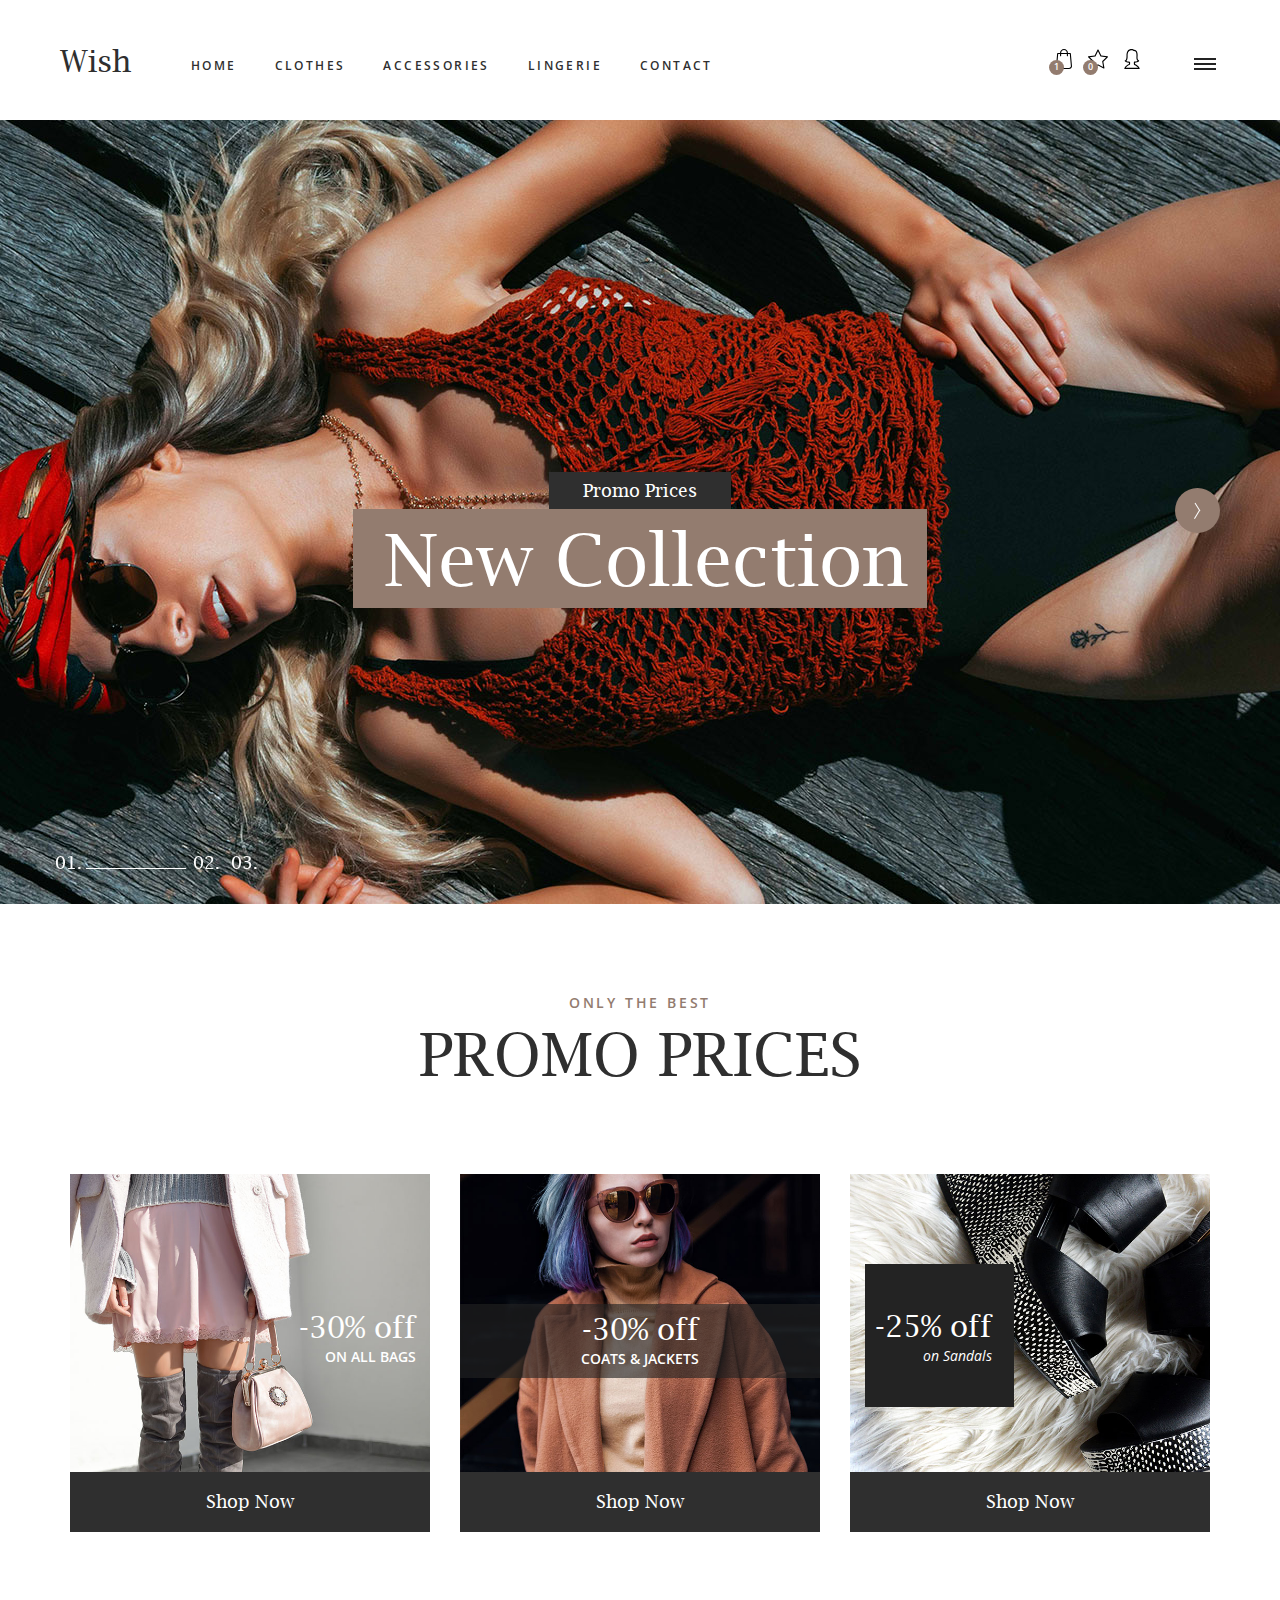
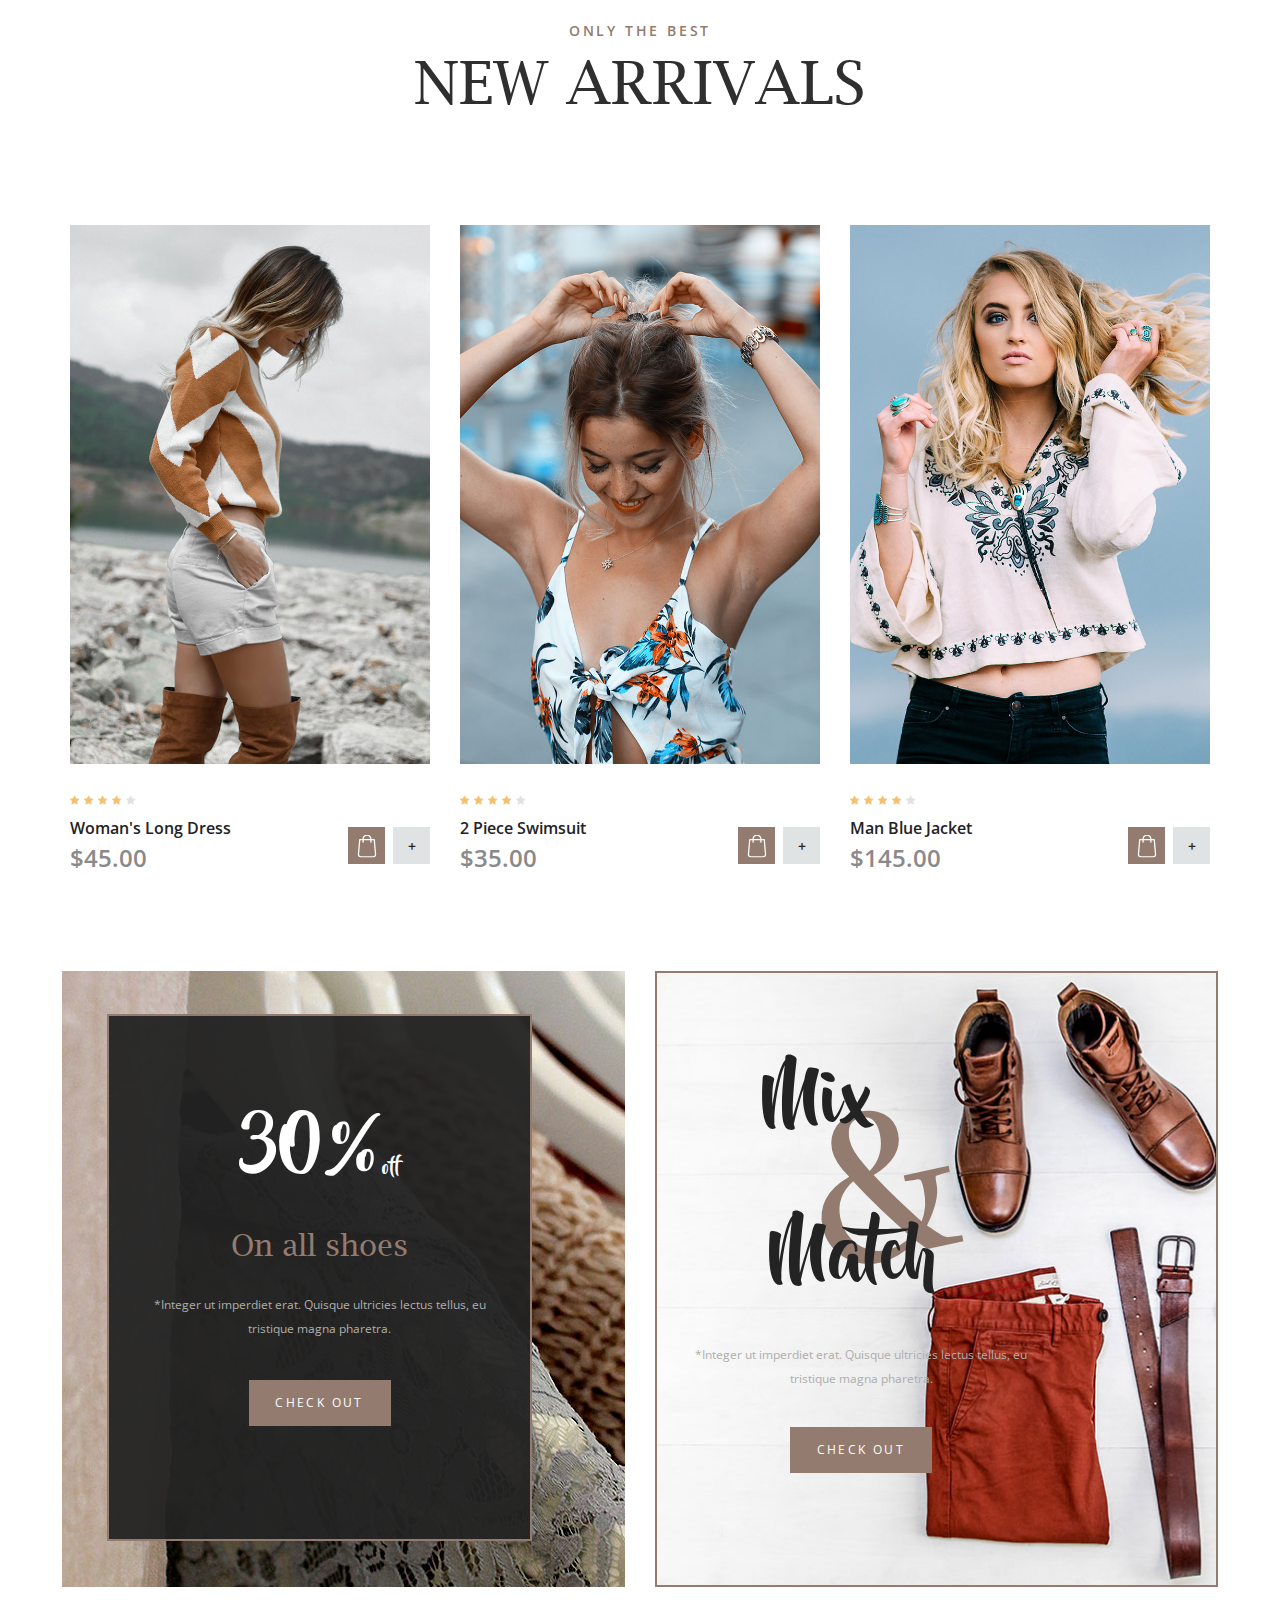
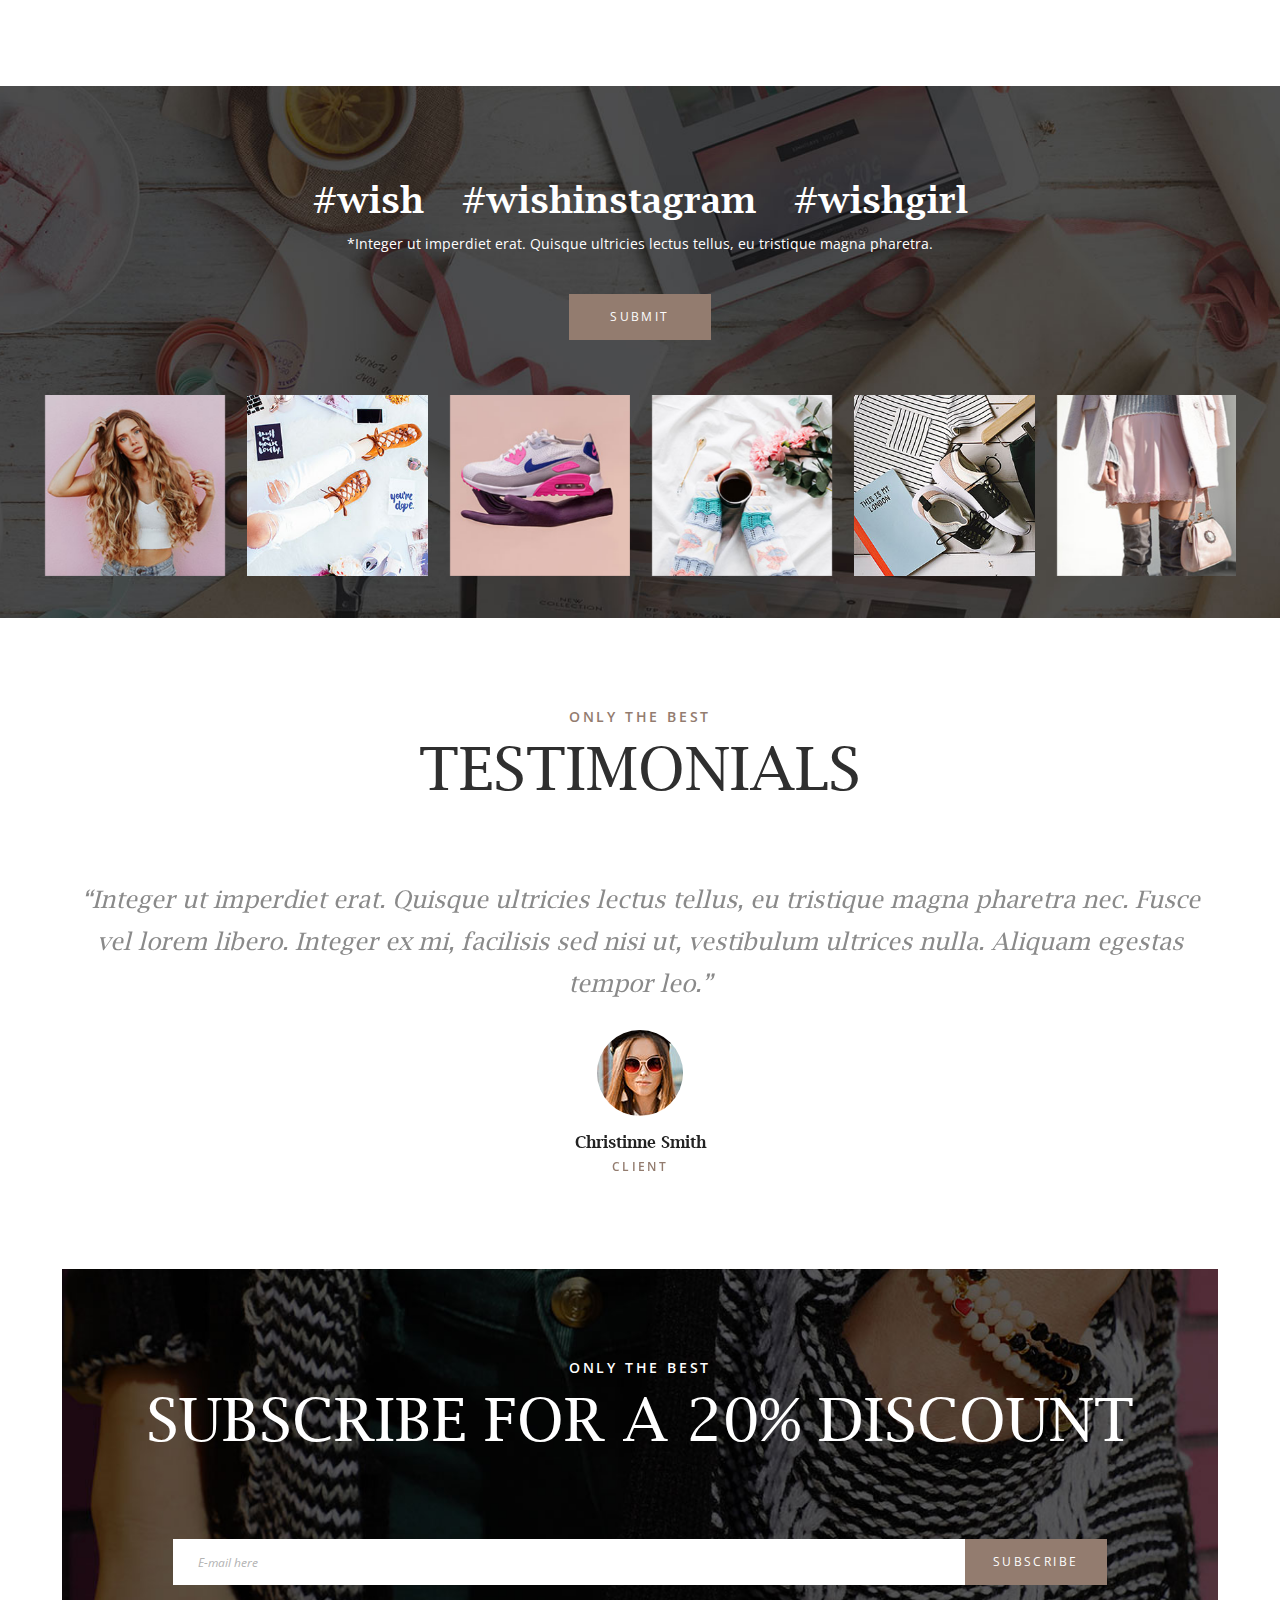
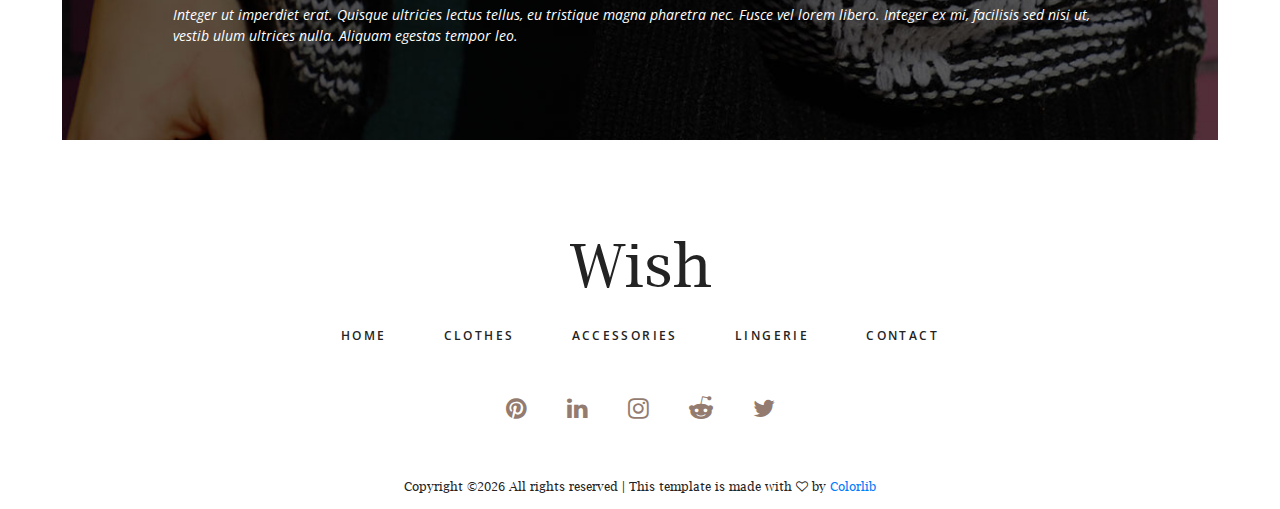
<file: wish-master/index.html>
<!DOCTYPE html>
<html lang="en">
<head>
<title>Wish</title>
<meta charset="utf-8">
<meta http-equiv="X-UA-Compatible" content="IE=edge">
<meta name="description" content="Wish shop project">
<meta name="viewport" content="width=device-width, initial-scale=1">
<link rel="stylesheet" type="text/css" href="styles/bootstrap4/bootstrap.min.css">
<link href="plugins/font-awesome-4.7.0/css/font-awesome.min.css" rel="stylesheet" type="text/css">
<link rel="stylesheet" type="text/css" href="plugins/OwlCarousel2-2.2.1/owl.carousel.css">
<link rel="stylesheet" type="text/css" href="plugins/OwlCarousel2-2.2.1/owl.theme.default.css">
<link rel="stylesheet" type="text/css" href="plugins/OwlCarousel2-2.2.1/animate.css">
<link href="plugins/colorbox/colorbox.css" rel="stylesheet" type="text/css">
<link rel="stylesheet" type="text/css" href="styles/main_styles.css">
<link rel="stylesheet" type="text/css" href="styles/responsive.css">
</head>
<body>

<div class="super_container">
	
	<!-- Header -->

	<header class="header">
		<div class="header_inner d-flex flex-row align-items-center justify-content-start">
			<div class="logo"><a href="#">Wish</a></div>
			<nav class="main_nav">
				<ul>
					<li><a href="#">home</a></li>
					<li><a href="categories.html">clothes</a></li>
					<li><a href="categories.html">accessories</a></li>
					<li><a href="categories.html">lingerie</a></li>
					<li><a href="contact.html">contact</a></li>
				</ul>
			</nav>
			<div class="header_content ml-auto">
				<div class="search header_search">
					<form action="#">
						<input type="search" class="search_input" required="required">
						<button type="submit" id="search_button" class="search_button"><img src="images/magnifying-glass.svg" alt=""></button>
					</form>
				</div>
				<div class="shopping">
					<!-- Cart -->
					<a href="#">
						<div class="cart">
							<img src="images/shopping-bag.svg" alt="">
							<div class="cart_num_container">
								<div class="cart_num_inner">
									<div class="cart_num">1</div>
								</div>
							</div>
						</div>
					</a>
					<!-- Star -->
					<a href="#">
						<div class="star">
							<img src="images/star.svg" alt="">
							<div class="star_num_container">
								<div class="star_num_inner">
									<div class="star_num">0</div>
								</div>
							</div>
						</div>
					</a>
					<!-- Avatar -->
					<a href="#">
						<div class="avatar">
							<img src="images/avatar.svg" alt="">
						</div>
					</a>
				</div>
			</div>

			<div class="burger_container d-flex flex-column align-items-center justify-content-around menu_mm"><div></div><div></div><div></div></div>
		</div>
	</header>

	<!-- Menu -->

	<div class="menu d-flex flex-column align-items-end justify-content-start text-right menu_mm trans_400">
		<div class="menu_close_container"><div class="menu_close"><div></div><div></div></div></div>
		<div class="logo menu_mm"><a href="#">Wish</a></div>
		<div class="search">
			<form action="#">
				<input type="search" class="search_input menu_mm" required="required">
				<button type="submit" id="search_button_menu" class="search_button menu_mm"><img class="menu_mm" src="images/magnifying-glass.svg" alt=""></button>
			</form>
		</div>
		<nav class="menu_nav">
			<ul class="menu_mm">
				<li class="menu_mm"><a href="#">home</a></li>
				<li class="menu_mm"><a href="#">clothes</a></li>
				<li class="menu_mm"><a href="#">accessories</a></li>
				<li class="menu_mm"><a href="#">lingerie</a></li>
				<li class="menu_mm"><a href="#">contact</a></li>
			</ul>
		</nav>
	</div>

	<!-- Home -->

	<div class="home">
		
		<!-- Home Slider -->

		<div class="home_slider_container">
			<div class="owl-carousel owl-theme home_slider">
				
				<!-- Home Slider Item -->
				<div class="owl-item">
					<div class="home_slider_background" style="background-image:url(images/home_slider_1.jpg)"></div>
					<div class="home_slider_content">
						<div class="home_slider_content_inner">
							<div class="home_slider_subtitle">Promo Prices</div>
							<div class="home_slider_title">New Collection</div>
						</div>	
					</div>
				</div>

				<!-- Home Slider Item -->
				<div class="owl-item">
					<div class="home_slider_background" style="background-image:url(images/home_slider_1.jpg)"></div>
					<div class="home_slider_content">
						<div class="home_slider_content_inner">
							<div class="home_slider_subtitle">Promo Prices</div>
							<div class="home_slider_title">New Collection</div>
						</div>	
					</div>
				</div>

				<!-- Home Slider Item -->
				<div class="owl-item">
					<div class="home_slider_background" style="background-image:url(images/home_slider_1.jpg)"></div>
					<div class="home_slider_content">
						<div class="home_slider_content_inner">
							<div class="home_slider_subtitle">Promo Prices</div>
							<div class="home_slider_title">New Collection</div>
						</div>	
					</div>
				</div>

			</div>
			
			<!-- Home Slider Nav -->

			<div class="home_slider_next d-flex flex-column align-items-center justify-content-center"><img src="images/arrow_r.png" alt=""></div>

			<!-- Home Slider Dots -->

			<div class="home_slider_dots_container">
				<div class="container">
					<div class="row">
						<div class="col">
							<div class="home_slider_dots">
								<ul id="home_slider_custom_dots" class="home_slider_custom_dots">
									<li class="home_slider_custom_dot active">01.<div></div></li>
									<li class="home_slider_custom_dot">02.<div></div></li>
									<li class="home_slider_custom_dot">03.<div></div></li>
								</ul>
							</div>
						</div>
					</div>
				</div>		
			</div>
		</div>
	</div>

	<!-- Promo -->

	<div class="promo">
		<div class="container">
			<div class="row">
				<div class="col">
					<div class="section_title_container text-center">
						<div class="section_subtitle">only the best</div>
						<div class="section_title">promo prices</div>
					</div>
				</div>
			</div>
			<div class="row promo_container">

				<!-- Promo Item -->
				<div class="col-lg-4 promo_col">
					<div class="promo_item">
						<div class="promo_image">
							<img src="images/promo_1.jpg" alt="">
							<div class="promo_content promo_content_1">
								<div class="promo_title">-30% off</div>
								<div class="promo_subtitle">on all bags</div>
							</div>
						</div>
						<div class="promo_link"><a href="#">Shop Now</a></div>
					</div>
				</div>

				<!-- Promo Item -->
				<div class="col-lg-4 promo_col">
					<div class="promo_item">
						<div class="promo_image">
							<img src="images/promo_2.jpg" alt="">
							<div class="promo_content promo_content_2">
								<div class="promo_title">-30% off</div>
								<div class="promo_subtitle">coats & jackets</div>
							</div>
						</div>
						<div class="promo_link"><a href="#">Shop Now</a></div>
					</div>
				</div>

				<!-- Promo Item -->
				<div class="col-lg-4 promo_col">
					<div class="promo_item">
						<div class="promo_image">
							<img src="images/promo_3.jpg" alt="">
							<div class="promo_content promo_content_3">
								<div class="promo_title">-25% off</div>
								<div class="promo_subtitle">on Sandals</div>
							</div>
						</div>
						<div class="promo_link"><a href="#">Shop Now</a></div>
					</div>
				</div>

			</div>
		</div>
	</div>

	<!-- New Arrivals -->

	<div class="arrivals">
		<div class="container">
			<div class="row">
				<div class="col">
					<div class="section_title_container text-center">
						<div class="section_subtitle">only the best</div>
						<div class="section_title">new arrivals</div>
					</div>
				</div>
			</div>
			<div class="row products_container">

				<!-- Product -->
				<div class="col-lg-4 product_col">
					<div class="product">
						<div class="product_image">
							<img src="images/product_1.jpg" alt="">
						</div>
						<div class="rating rating_4">
							<i class="fa fa-star"></i>
							<i class="fa fa-star"></i>
							<i class="fa fa-star"></i>
							<i class="fa fa-star"></i>
							<i class="fa fa-star"></i>
						</div>
						<div class="product_content clearfix">
							<div class="product_info">
								<div class="product_name"><a href="product.html">Woman's Long Dress</a></div>
								<div class="product_price">$45.00</div>
							</div>
							<div class="product_options">
								<div class="product_buy product_option"><img src="images/shopping-bag-white.svg" alt=""></div>
								<div class="product_fav product_option">+</div>
							</div>
						</div>
					</div>
				</div>

				<!-- Product -->
				<div class="col-lg-4 product_col">
					<div class="product">
						<div class="product_image">
							<img src="images/product_2.jpg" alt="">
						</div>
						<div class="rating rating_4">
							<i class="fa fa-star"></i>
							<i class="fa fa-star"></i>
							<i class="fa fa-star"></i>
							<i class="fa fa-star"></i>
							<i class="fa fa-star"></i>
						</div>
						<div class="product_content clearfix">
							<div class="product_info">
								<div class="product_name"><a href="product.html">2 Piece Swimsuit</a></div>
								<div class="product_price">$35.00</div>
							</div>
							<div class="product_options">
								<div class="product_buy product_option"><img src="images/shopping-bag-white.svg" alt=""></div>
								<div class="product_fav product_option">+</div>
							</div>
						</div>
					</div>
				</div>

				<!-- Product -->
				<div class="col-lg-4 product_col">
					<div class="product">
						<div class="product_image">
							<img src="images/product_3.jpg" alt="">
						</div>
						<div class="rating rating_4">
							<i class="fa fa-star"></i>
							<i class="fa fa-star"></i>
							<i class="fa fa-star"></i>
							<i class="fa fa-star"></i>
							<i class="fa fa-star"></i>
						</div>
						<div class="product_content clearfix">
							<div class="product_info">
								<div class="product_name"><a href="product.html">Man Blue Jacket</a></div>
								<div class="product_price">$145.00</div>
							</div>
							<div class="product_options">
								<div class="product_buy product_option"><img src="images/shopping-bag-white.svg" alt=""></div>
								<div class="product_fav product_option">+</div>
							</div>
						</div>
					</div>
				</div>

			</div>
		</div>
	</div>

	<!-- Extra -->

	<div class="extra clearfix">
		<div class="extra_promo extra_promo_1">
			<div class="extra_promo_image" style="background-image:url(images/extra_1.jpg)"></div>
			<div class="extra_1_content d-flex flex-column align-items-center justify-content-center text-center">
				<div class="extra_1_price">30%<span>off</span></div>
				<div class="extra_1_title">On all shoes</div>
				<div class="extra_1_text">*Integer ut imperdiet erat. Quisque ultricies lectus tellus, eu tristique magna pharetra.</div>
				<div class="button extra_1_button"><a href="checkout.html">check out</a></div>
			</div>
		</div>
		<div class="extra_promo extra_promo_2">
			<div class="extra_promo_image" style="background-image:url(images/extra_2.jpg)"></div>
			<div class="extra_2_content d-flex flex-column align-items-center justify-content-center text-center">
				<div class="extra_2_title">
					<div class="extra_2_center">&</div>
					<div class="extra_2_top">Mix</div>
					<div class="extra_2_bottom">Match</div>
				</div>
				<div class="extra_2_text">*Integer ut imperdiet erat. Quisque ultricies lectus tellus, eu tristique magna pharetra.</div>
				<div class="button extra_2_button"><a href="checkout.html">check out</a></div>
			</div>
		</div>
	</div>

	<!-- Gallery -->

	<div class="gallery">
		<div class="gallery_image" style="background-image:url(images/gallery.jpg)"></div>
		<div class="container">
			<div class="row">
				<div class="col">
					<div class="gallery_title text-center">
						<ul>
							<li><a href="#">#wish</a></li>
							<li><a href="#">#wishinstagram</a></li>
							<li><a href="#">#wishgirl</a></li>
						</ul>
					</div>
					<div class="gallery_text text-center">*Integer ut imperdiet erat. Quisque ultricies lectus tellus, eu tristique magna pharetra.</div>
					<div class="button gallery_button"><a href="#">submit</a></div>
				</div>
			</div>
		</div>	
		<div class="gallery_slider_container">
			
			<!-- Gallery Slider -->
			<div class="owl-carousel owl-theme gallery_slider">
				
				<!-- Gallery Item -->
				<div class="owl-item gallery_item">
					<a class="colorbox" href="images/gallery_1.jpg">
						<img src="images/gallery_1.jpg" alt="">
					</a>
				</div>

				<!-- Gallery Item -->
				<div class="owl-item gallery_item">
					<a class="colorbox" href="images/gallery_2.jpg">
						<img src="images/gallery_2.jpg" alt="">
					</a>
				</div>

				<!-- Gallery Item -->
				<div class="owl-item gallery_item">
					<a class="colorbox" href="images/gallery_3.jpg">
						<img src="images/gallery_3.jpg" alt="">
					</a>
				</div>

				<!-- Gallery Item -->
				<div class="owl-item gallery_item">
					<a class="colorbox" href="images/gallery_4.jpg">
						<img src="images/gallery_4.jpg" alt="">
					</a>
				</div>

				<!-- Gallery Item -->
				<div class="owl-item gallery_item">
					<a class="colorbox" href="images/gallery_5.jpg">
						<img src="images/gallery_5.jpg" alt="">
					</a>
				</div>

				<!-- Gallery Item -->
				<div class="owl-item gallery_item">
					<a class="colorbox" href="images/gallery_6.jpg">
						<img src="images/gallery_6.jpg" alt="">
					</a>
				</div>

			</div>
		</div>	
	</div>

	<!-- Testimonials -->

	<div class="testimonials">
		<div class="container">
			<div class="row">
				<div class="col">
					<div class="section_title_container text-center">
						<div class="section_subtitle">only the best</div>
						<div class="section_title">testimonials</div>
					</div>
				</div>
			</div>
			<div class="row test_slider_container">
				<div class="col">

					<!-- Testimonials Slider -->
					<div class="owl-carousel owl-theme test_slider text-center">

						<!-- Testimonial Item -->
						<div class="owl-item">
							<div class="test_text">“Integer ut imperdiet erat. Quisque ultricies lectus tellus, eu tristique magna pharetra nec. Fusce vel lorem libero. Integer ex mi, facilisis sed nisi ut, vestibulum ultrices nulla. Aliquam egestas tempor leo.”</div>
							<div class="test_content">
								<div class="test_image"><img src="images/testimonials.jpg" alt=""></div>
								<div class="test_name">Christinne Smith</div>
								<div class="test_title">client</div>
							</div>
						</div>

						<!-- Testimonial Item -->
						<div class="owl-item">
							<div class="test_text">“Integer ut imperdiet erat. Quisque ultricies lectus tellus, eu tristique magna pharetra nec. Fusce vel lorem libero. Integer ex mi, facilisis sed nisi ut, vestibulum ultrices nulla. Aliquam egestas tempor leo.”</div>
							<div class="test_content">
								<div class="test_image"><img src="images/testimonials.jpg" alt=""></div>
								<div class="test_name">Christinne Smith</div>
								<div class="test_title">client</div>
							</div>
						</div>

						<!-- Testimonial Item -->
						<div class="owl-item">
							<div class="test_text">“Integer ut imperdiet erat. Quisque ultricies lectus tellus, eu tristique magna pharetra nec. Fusce vel lorem libero. Integer ex mi, facilisis sed nisi ut, vestibulum ultrices nulla. Aliquam egestas tempor leo.”</div>
							<div class="test_content">
								<div class="test_image"><img src="images/testimonials.jpg" alt=""></div>
								<div class="test_name">Christinne Smith</div>
								<div class="test_title">client</div>
							</div>
						</div>

					</div>

				</div>
			</div>
		</div>
	</div>

	<!-- Newsletter -->

	<div class="newsletter">
		<div class="newsletter_content">
			<div class="newsletter_image" style="background-image:url(images/newsletter.jpg)"></div>
			<div class="container">
				<div class="row">
					<div class="col">
						<div class="section_title_container text-center">
							<div class="section_subtitle">only the best</div>
							<div class="section_title">subscribe for a 20% discount</div>
						</div>
					</div>
				</div>
				<div class="row newsletter_container">
					<div class="col-lg-10 offset-lg-1">
						<div class="newsletter_form_container">
							<form action="#">
								<input type="email" class="newsletter_input" required="required" placeholder="E-mail here">
								<button type="submit" class="newsletter_button">subscribe</button>
							</form>
						</div>
						<div class="newsletter_text">Integer ut imperdiet erat. Quisque ultricies lectus tellus, eu tristique magna pharetra nec. Fusce vel lorem libero. Integer ex mi, facilisis sed nisi ut, vestib ulum ultrices nulla. Aliquam egestas tempor leo.</div>
					</div>
				</div>
			</div>
		</div>
	</div>

	<!-- Footer -->

	<footer class="footer">
		<div class="container">
			<div class="row">
				<div class="col text-center">
					<div class="footer_logo"><a href="#">Wish</a></div>
					<nav class="footer_nav">
						<ul>
							<li><a href="index.html">home</a></li>
							<li><a href="categories.html">clothes</a></li>
							<li><a href="categories.html">accessories</a></li>
							<li><a href="categories.html">lingerie</a></li>
							<li><a href="contact.html">contact</a></li>
						</ul>
					</nav>
					<div class="footer_social">
						<ul>
							<li><a href="#"><i class="fa fa-pinterest" aria-hidden="true"></i></a></li>
							<li><a href="#"><i class="fa fa-linkedin" aria-hidden="true"></i></a></li>
							<li><a href="#"><i class="fa fa-instagram" aria-hidden="true"></i></a></li>
							<li><a href="#"><i class="fa fa-reddit-alien" aria-hidden="true"></i></a></li>
							<li><a href="#"><i class="fa fa-twitter" aria-hidden="true"></i></a></li>
						</ul>
					</div>
					<div class="copyright"><!-- Link back to Colorlib can't be removed. Template is licensed under CC BY 3.0. -->
Copyright &copy;<script>document.write(new Date().getFullYear());</script> All rights reserved | This template is made with <i class="fa fa-heart-o" aria-hidden="true"></i> by <a href="https://colorlib.com" target="_blank">Colorlib</a>
<!-- Link back to Colorlib can't be removed. Template is licensed under CC BY 3.0. --></div>
				</div>
			</div>
		</div>
	</footer>
</div>

<script src="js/jquery-3.2.1.min.js"></script>
<script src="styles/bootstrap4/popper.js"></script>
<script src="styles/bootstrap4/bootstrap.min.js"></script>
<script src="plugins/OwlCarousel2-2.2.1/owl.carousel.js"></script>
<script src="plugins/easing/easing.js"></script>
<script src="plugins/parallax-js-master/parallax.min.js"></script>
<script src="plugins/colorbox/jquery.colorbox-min.js"></script>
<script src="js/custom.js"></script>
</body>
</html>
</file>
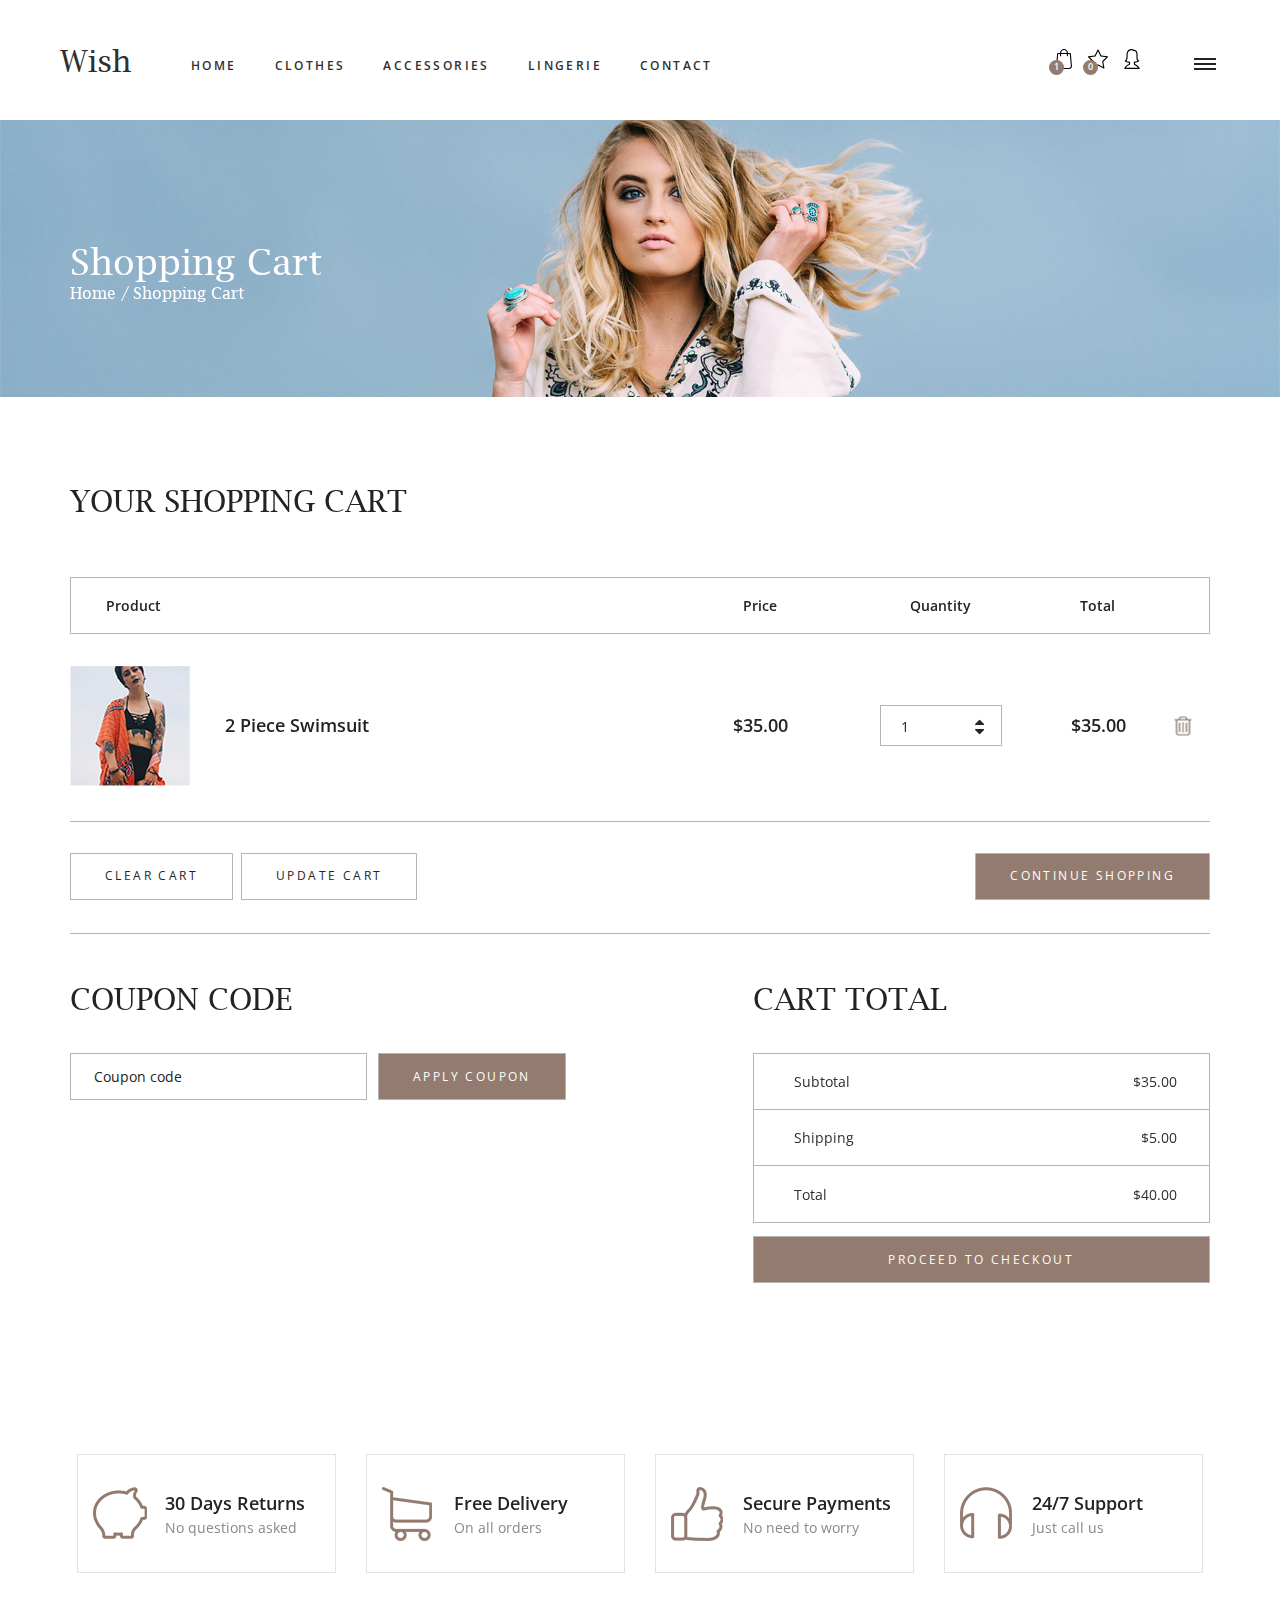
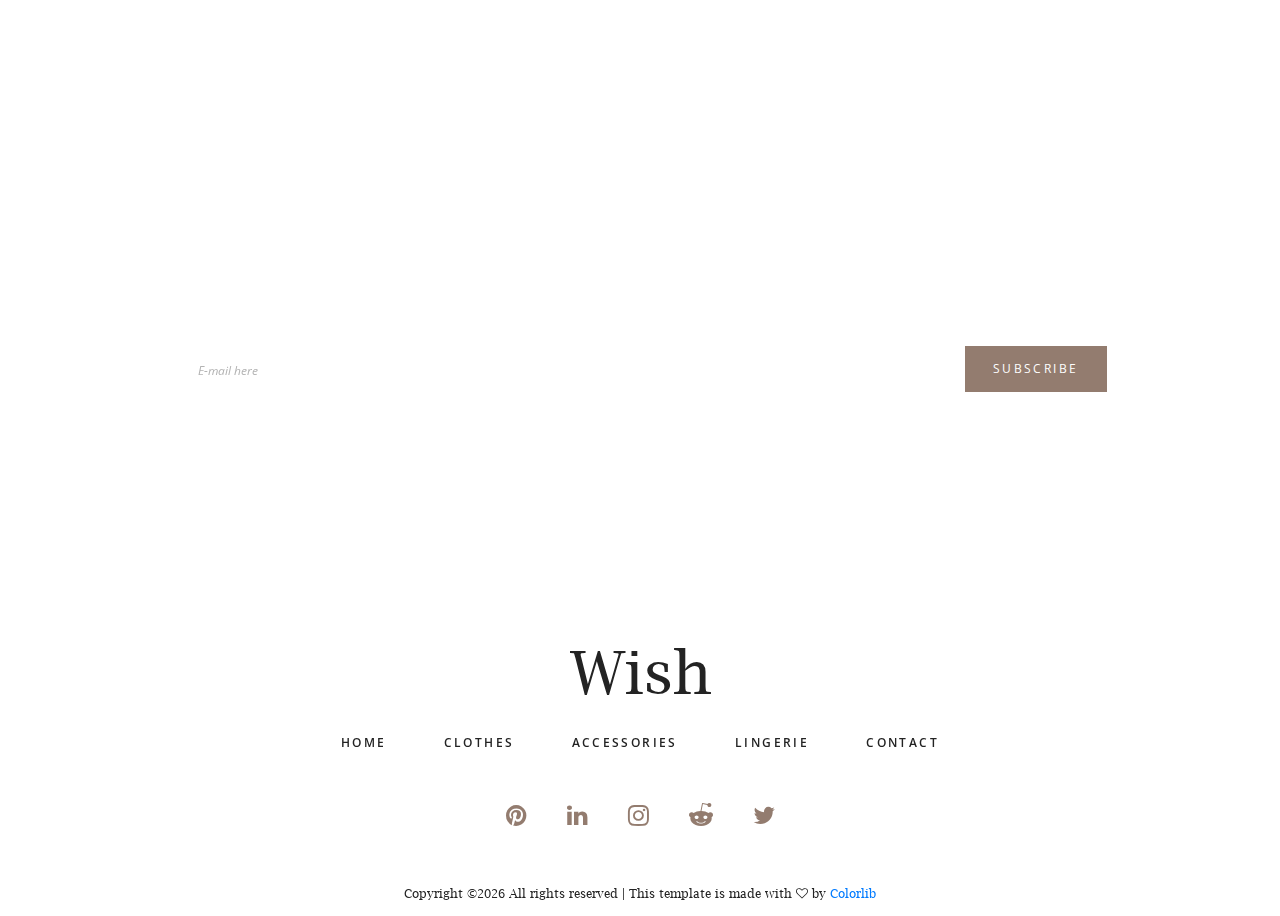
<file: wish-master/cart.html>
<!DOCTYPE html>
<html lang="en">
<head>
<title>Cart</title>
<meta charset="utf-8">
<meta http-equiv="X-UA-Compatible" content="IE=edge">
<meta name="description" content="Wish shop project">
<meta name="viewport" content="width=device-width, initial-scale=1">
<link rel="stylesheet" type="text/css" href="styles/bootstrap4/bootstrap.min.css">
<link href="plugins/font-awesome-4.7.0/css/font-awesome.min.css" rel="stylesheet" type="text/css">
<link rel="stylesheet" type="text/css" href="styles/cart.css">
<link rel="stylesheet" type="text/css" href="styles/cart_responsive.css">
</head>
<body>

<div class="super_container">
	
	<!-- Header -->

	<header class="header">
		<div class="header_inner d-flex flex-row align-items-center justify-content-start">
			<div class="logo"><a href="#">Wish</a></div>
			<nav class="main_nav">
				<ul>
					<li><a href="index.html">home</a></li>
					<li><a href="categories.html">clothes</a></li>
					<li><a href="categories.html">accessories</a></li>
					<li><a href="categories.html">lingerie</a></li>
					<li><a href="contact.html">contact</a></li>
				</ul>
			</nav>
			<div class="header_content ml-auto">
				<div class="search header_search">
					<form action="#">
						<input type="search" class="search_input" required="required">
						<button type="submit" id="search_button" class="search_button"><img src="images/magnifying-glass.svg" alt=""></button>
					</form>
				</div>
				<div class="shopping">
					<!-- Cart -->
					<a href="#">
						<div class="cart">
							<img src="images/shopping-bag.svg" alt="">
							<div class="cart_num_container">
								<div class="cart_num_inner">
									<div class="cart_num">1</div>
								</div>
							</div>
						</div>
					</a>
					<!-- Star -->
					<a href="#">
						<div class="star">
							<img src="images/star.svg" alt="">
							<div class="star_num_container">
								<div class="star_num_inner">
									<div class="star_num">0</div>
								</div>
							</div>
						</div>
					</a>
					<!-- Avatar -->
					<a href="#">
						<div class="avatar">
							<img src="images/avatar.svg" alt="">
						</div>
					</a>
				</div>
			</div>

			<div class="burger_container d-flex flex-column align-items-center justify-content-around menu_mm"><div></div><div></div><div></div></div>
		</div>
	</header>

	<!-- Menu -->

	<div class="menu d-flex flex-column align-items-end justify-content-start text-right menu_mm trans_400">
		<div class="menu_close_container"><div class="menu_close"><div></div><div></div></div></div>
		<div class="logo menu_mm"><a href="#">Wish</a></div>
		<div class="search">
			<form action="#">
				<input type="search" class="search_input menu_mm" required="required">
				<button type="submit" id="search_button_menu" class="search_button menu_mm"><img class="menu_mm" src="images/magnifying-glass.svg" alt=""></button>
			</form>
		</div>
		<nav class="menu_nav">
			<ul class="menu_mm">
				<li class="menu_mm"><a href="index.html">home</a></li>
				<li class="menu_mm"><a href="#">clothes</a></li>
				<li class="menu_mm"><a href="#">accessories</a></li>
				<li class="menu_mm"><a href="#">lingerie</a></li>
				<li class="menu_mm"><a href="#">contact</a></li>
			</ul>
		</nav>
	</div>

	<!-- Home -->

	<div class="home">
		<div class="home_background parallax-window" data-parallax="scroll" data-image-src="images/cart.jpg" data-speed="0.8"></div>
		<div class="container">
			<div class="row">
				<div class="col">
					<div class="home_container">
						<div class="home_content">
							<div class="home_title">Shopping Cart</div>
							<div class="breadcrumbs">
								<ul>
									<li><a href="index.html">Home</a></li>
									<li>Shopping Cart</li>
								</ul>
							</div>
						</div>
					</div>
				</div>
			</div>
		</div>
	</div>

	<!-- Cart -->

	<div class="cart_container">
		<div class="container">
			<div class="row">
				<div class="col">
					<div class="cart_title">your shopping cart</div>
				</div>
			</div>
			<div class="row">
				<div class="col">
					<div class="cart_bar d-flex flex-row align-items-center justify-content-start">
						<div class="cart_bar_title_name">Product</div>
						<div class="cart_bar_title_content ml-auto">
							<div class="cart_bar_title_content_inner d-flex flex-row align-items-center justify-content-end">
								<div class="cart_bar_title_price">Price</div>
								<div class="cart_bar_title_quantity">Quantity</div>
								<div class="cart_bar_title_total">Total</div>
								<div class="cart_bar_title_button"></div>
							</div>
						</div>
					</div>
				</div>
			</div>
			<div class="row">
				<div class="col">
					<div class="cart_products">
						<ul>
							<li class=" cart_product d-flex flex-md-row flex-column align-items-md-center align-items-start justify-content-start">
								<!-- Product Image -->
								<div class="cart_product_image"><img src="images/cart_product_1.jpg" alt=""></div>
								<!-- Product Name -->
								<div class="cart_product_name"><a href="product.html">2 Piece Swimsuit</a></div>
								<div class="cart_product_info ml-auto">
									<div class="cart_product_info_inner d-flex flex-row align-items-center justify-content-md-end justify-content-start">
										<!-- Product Price -->
										<div class="cart_product_price">$35.00</div>
										<!-- Product Quantity -->
										<div class="product_quantity_container">
											<div class="product_quantity clearfix">
												<input id="quantity_input" type="text" pattern="[0-9]*" value="1">
												<div class="quantity_buttons">
													<div id="quantity_inc_button" class="quantity_inc quantity_control"><i class="fa fa-caret-up" aria-hidden="true"></i></div>
													<div id="quantity_dec_button" class="quantity_dec quantity_control"><i class="fa fa-caret-down" aria-hidden="true"></i></div>
												</div>
											</div>
										</div>
										<!-- Products Total Price -->
										<div class="cart_product_total">$35.00</div>
										<!-- Product Cart Trash Button -->
										<div class="cart_product_button">
											<button class="cart_product_remove"><img src="images/trash.png" alt=""></button>
										</div>
									</div>
								</div>
							</li>
						</ul>
					</div>
				</div>
			</div>
			<div class="row">
				<div class="col">
					<div class="cart_control_bar d-flex flex-md-row flex-column align-items-start justify-content-start">
						<button class="button_clear cart_button">clear cart</button>
						<button class="button_update cart_button">update cart</button>
						<button class="button_update cart_button_2 ml-md-auto">continue shopping</button>
					</div>
				</div>
			</div>
			<div class="row cart_extra">
				<!-- Cart Coupon -->
				<div class="col-lg-6">
					<div class="cart_coupon">
						<div class="cart_title">coupon code</div>
						<form action="#" class="cart_coupon_form d-flex flex-row align-items-start justify-content-start" id="cart_coupon_form">
							<input type="text" class="cart_coupon_input" placeholder="Coupon code" required="required">
							<button class="button_clear cart_button_2">apply coupon</button>
						</form>
					</div>
				</div>
				<!-- Cart Total -->
				<div class="col-lg-5 offset-lg-1">
					<div class="cart_total">
						<div class="cart_title">cart total</div>
						<ul>
							<li class="d-flex flex-row align-items-center justify-content-start">
								<div class="cart_total_title">Subtotal</div>
								<div class="cart_total_price ml-auto">$35.00</div>
							</li>
							<li class="d-flex flex-row align-items-center justify-content-start">
								<div class="cart_total_title">Shipping</div>
								<div class="cart_total_price ml-auto">$5.00</div>
							</li>
							<li class="d-flex flex-row align-items-center justify-content-start">
								<div class="cart_total_title">Total</div>
								<div class="cart_total_price ml-auto">$40.00</div>
							</li>
						</ul>
						<button class="cart_total_button">proceed to checkout</button>
					</div>
				</div>
			</div>
		</div>
	</div>

	<!-- Newsletter -->

	<div class="newsletter">
		<div class="newsletter_content">
			<div class="newsletter_image parallax-window" data-parallax="scroll" data-image-src="images/cart_nl.jpg" data-speed="0.8"></div>
			<div class="container">
				<div class="row options">

					<!-- Options Item -->
					<div class="col-lg-3">
						<div class="options_item d-flex flex-row align-items-center justify-content-start">
							<div class="option_image"><img src="images/option_1.png" alt=""></div>
							<div class="option_content">
								<div class="option_title">30 Days Returns</div>
								<div class="option_subtitle">No questions asked</div>
							</div>
						</div>
					</div>

					<!-- Options Item -->
					<div class="col-lg-3">
						<div class="options_item d-flex flex-row align-items-center justify-content-start">
							<div class="option_image"><img src="images/option_2.png" alt=""></div>
							<div class="option_content">
								<div class="option_title">Free Delivery</div>
								<div class="option_subtitle">On all orders</div>
							</div>
						</div>
					</div>

					<!-- Options Item -->
					<div class="col-lg-3">
						<div class="options_item d-flex flex-row align-items-center justify-content-start">
							<div class="option_image"><img src="images/option_3.png" alt=""></div>
							<div class="option_content">
								<div class="option_title">Secure Payments</div>
								<div class="option_subtitle">No need to worry</div>
							</div>
						</div>
					</div>

					<!-- Options Item -->
					<div class="col-lg-3">
						<div class="options_item d-flex flex-row align-items-center justify-content-start">
							<div class="option_image"><img src="images/option_4.png" alt=""></div>
							<div class="option_content">
								<div class="option_title">24/7 Support</div>
								<div class="option_subtitle">Just call us</div>
							</div>
						</div>
					</div>

				</div>
				<div class="row newsletter_row">
					<div class="col">
						<div class="section_title_container text-center">
							<div class="section_subtitle">only the best</div>
							<div class="section_title">subscribe for a 20% discount</div>
						</div>
					</div>
				</div>
				<div class="row newsletter_container">
					<div class="col-lg-10 offset-lg-1">
						<div class="newsletter_form_container">
							<form action="#">
								<input type="email" class="newsletter_input" required="required" placeholder="E-mail here">
								<button type="submit" class="newsletter_button">subscribe</button>
							</form>
						</div>
						<div class="newsletter_text">Integer ut imperdiet erat. Quisque ultricies lectus tellus, eu tristique magna pharetra nec. Fusce vel lorem libero. Integer ex mi, facilisis sed nisi ut, vestib ulum ultrices nulla. Aliquam egestas tempor leo.</div>
					</div>
				</div>
			</div>
		</div>
	</div>

	<!-- Footer -->

	<footer class="footer">
		<div class="container">
			<div class="row">
				<div class="col text-center">
					<div class="footer_logo"><a href="#">Wish</a></div>
					<nav class="footer_nav">
						<ul>
							<li><a href="index.html">home</a></li>
							<li><a href="categories.html">clothes</a></li>
							<li><a href="categories.html">accessories</a></li>
							<li><a href="categories.html">lingerie</a></li>
							<li><a href="contact.html">contact</a></li>
						</ul>
					</nav>
					<div class="footer_social">
						<ul>
							<li><a href="#"><i class="fa fa-pinterest" aria-hidden="true"></i></a></li>
							<li><a href="#"><i class="fa fa-linkedin" aria-hidden="true"></i></a></li>
							<li><a href="#"><i class="fa fa-instagram" aria-hidden="true"></i></a></li>
							<li><a href="#"><i class="fa fa-reddit-alien" aria-hidden="true"></i></a></li>
							<li><a href="#"><i class="fa fa-twitter" aria-hidden="true"></i></a></li>
						</ul>
					</div>
					<div class="copyright"><!-- Link back to Colorlib can't be removed. Template is licensed under CC BY 3.0. -->
Copyright &copy;<script>document.write(new Date().getFullYear());</script> All rights reserved | This template is made with <i class="fa fa-heart-o" aria-hidden="true"></i> by <a href="https://colorlib.com" target="_blank">Colorlib</a>
<!-- Link back to Colorlib can't be removed. Template is licensed under CC BY 3.0. --></div>
				</div>
			</div>
		</div>
	</footer>
</div>

<script src="js/jquery-3.2.1.min.js"></script>
<script src="styles/bootstrap4/popper.js"></script>
<script src="styles/bootstrap4/bootstrap.min.js"></script>
<script src="plugins/easing/easing.js"></script>
<script src="plugins/parallax-js-master/parallax.min.js"></script>
<script src="js/cart_custom.js"></script>
</body>
</html>
</file>
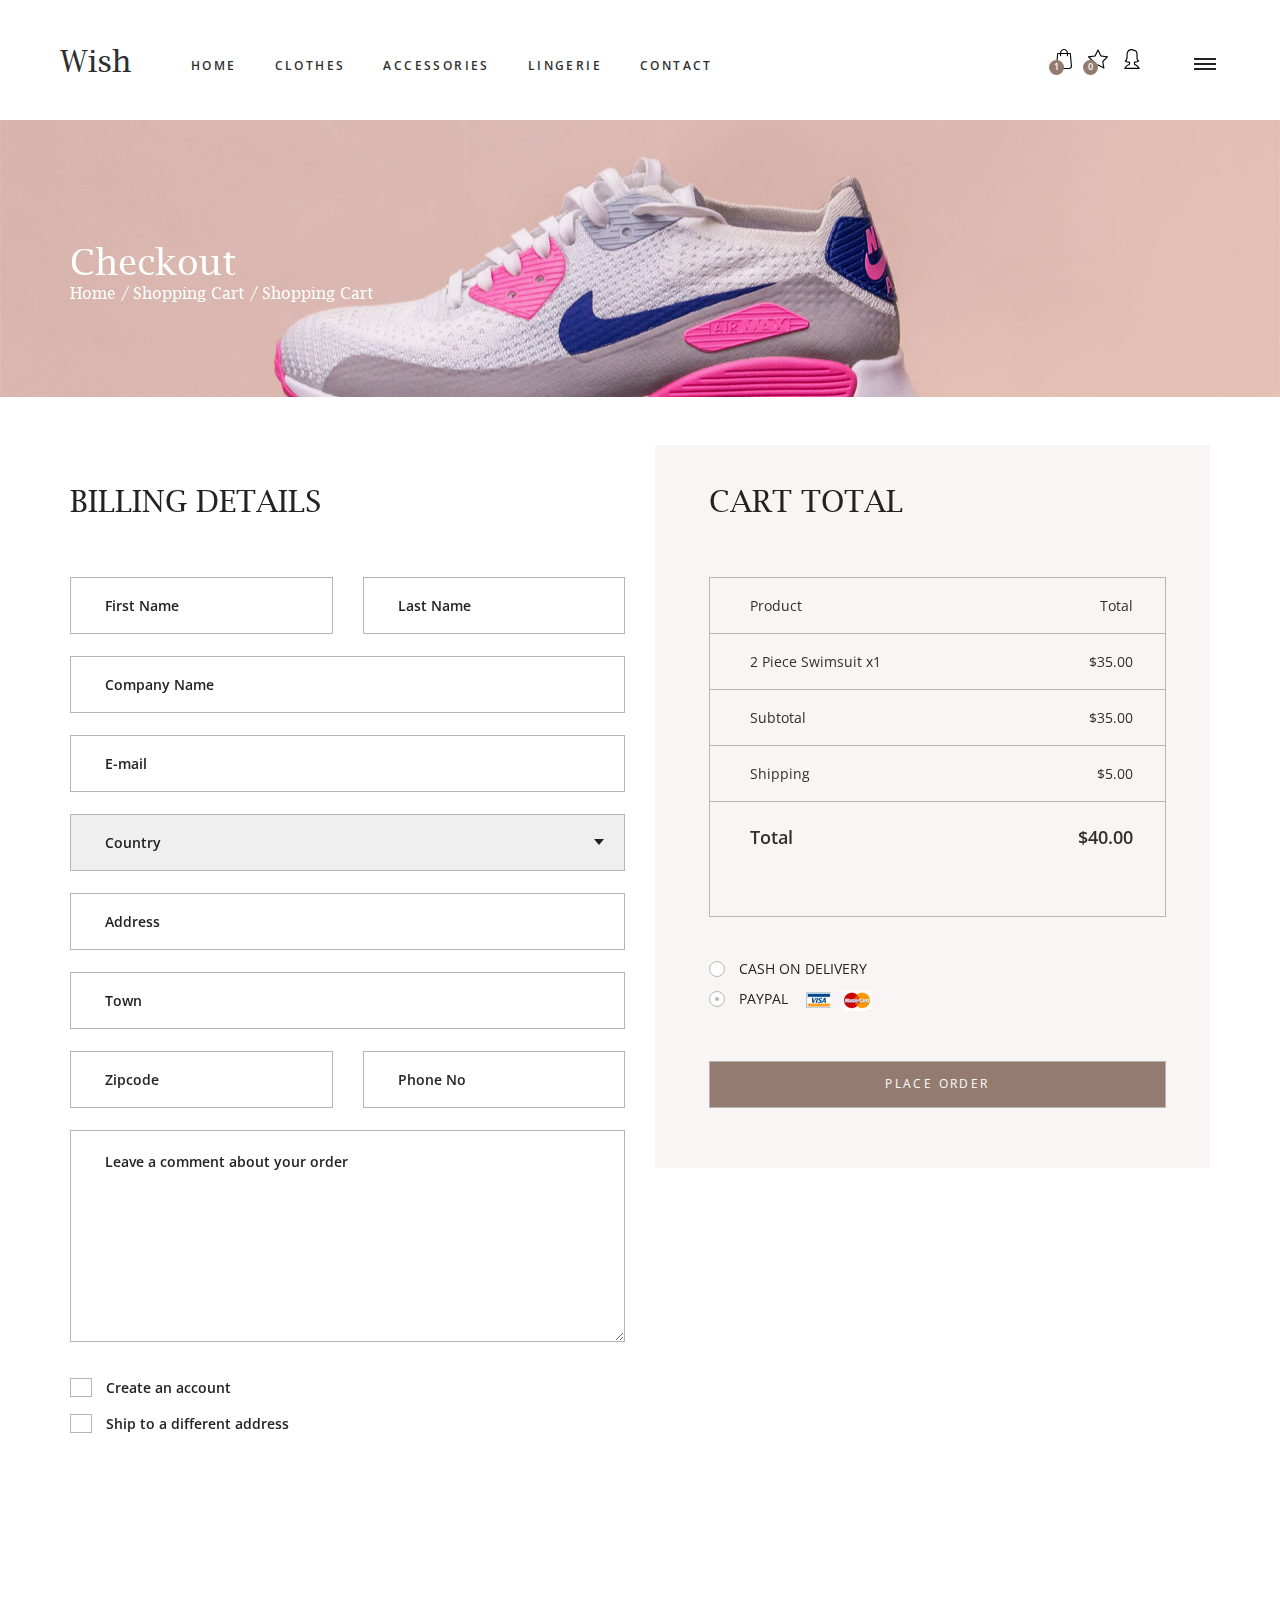
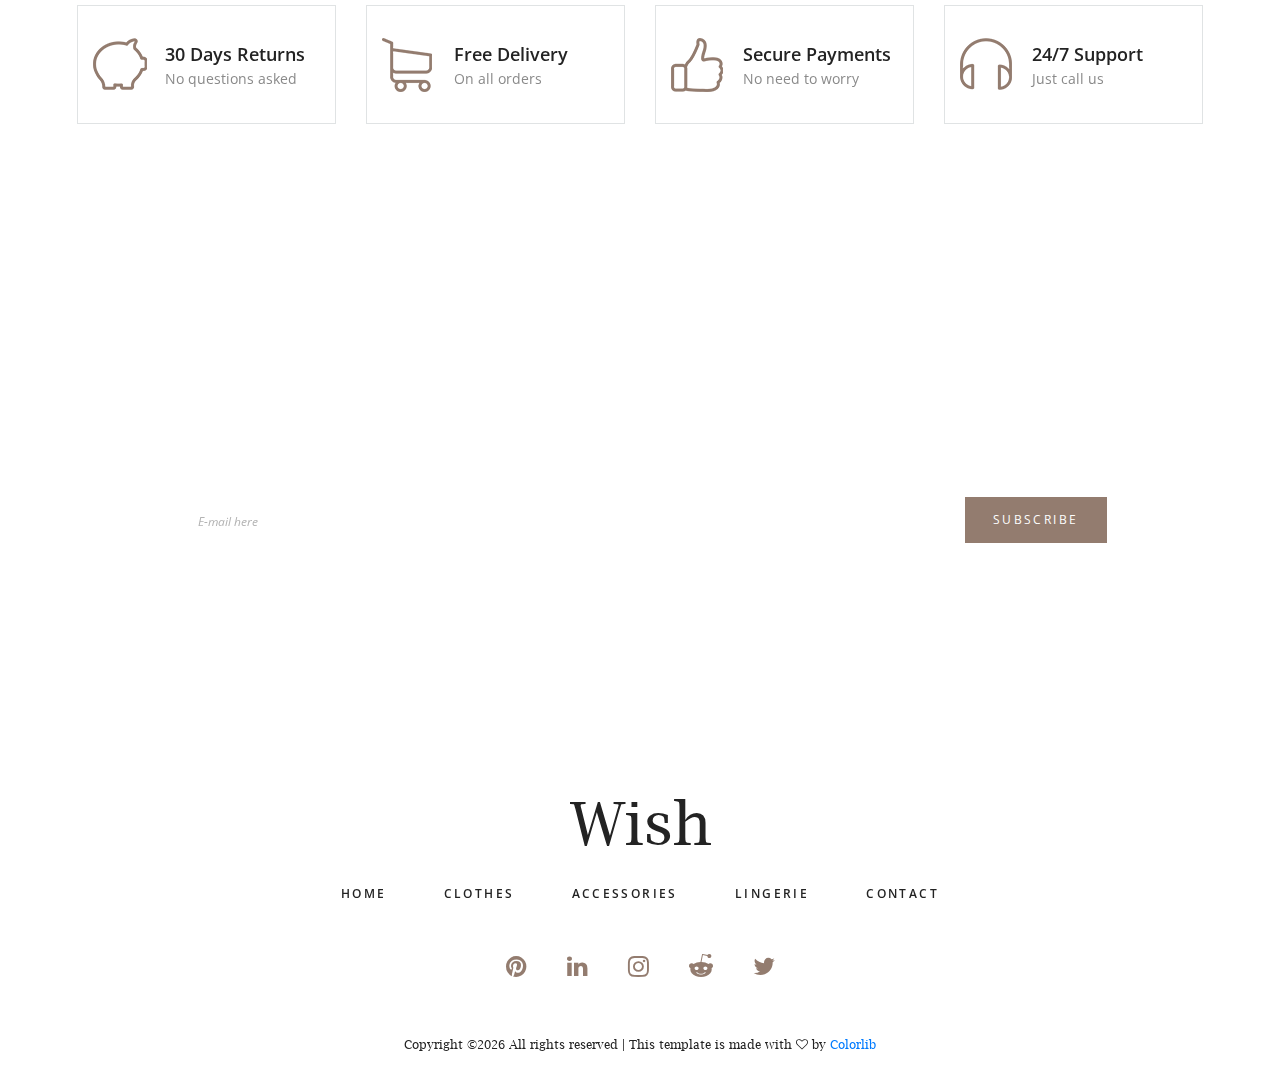
<file: wish-master/checkout.html>
<!DOCTYPE html>
<html lang="en">
<head>
<title>Checkout</title>
<meta charset="utf-8">
<meta http-equiv="X-UA-Compatible" content="IE=edge">
<meta name="description" content="Wish shop project">
<meta name="viewport" content="width=device-width, initial-scale=1">
<link rel="stylesheet" type="text/css" href="styles/bootstrap4/bootstrap.min.css">
<link href="plugins/font-awesome-4.7.0/css/font-awesome.min.css" rel="stylesheet" type="text/css">
<link rel="stylesheet" type="text/css" href="styles/checkout.css">
<link rel="stylesheet" type="text/css" href="styles/checkout_responsive.css">
</head>
<body>

<div class="super_container">
	
	<!-- Header -->

	<header class="header">
		<div class="header_inner d-flex flex-row align-items-center justify-content-start">
			<div class="logo"><a href="#">Wish</a></div>
			<nav class="main_nav">
				<ul>
					<li><a href="index.html">home</a></li>
					<li><a href="categories.html">clothes</a></li>
					<li><a href="categories.html">accessories</a></li>
					<li><a href="categories.html">lingerie</a></li>
					<li><a href="contact.html">contact</a></li>
				</ul>
			</nav>
			<div class="header_content ml-auto">
				<div class="search header_search">
					<form action="#">
						<input type="search" class="search_input" required="required">
						<button type="submit" id="search_button" class="search_button"><img src="images/magnifying-glass.svg" alt=""></button>
					</form>
				</div>
				<div class="shopping">
					<!-- Cart -->
					<a href="#">
						<div class="cart">
							<img src="images/shopping-bag.svg" alt="">
							<div class="cart_num_container">
								<div class="cart_num_inner">
									<div class="cart_num">1</div>
								</div>
							</div>
						</div>
					</a>
					<!-- Star -->
					<a href="#">
						<div class="star">
							<img src="images/star.svg" alt="">
							<div class="star_num_container">
								<div class="star_num_inner">
									<div class="star_num">0</div>
								</div>
							</div>
						</div>
					</a>
					<!-- Avatar -->
					<a href="#">
						<div class="avatar">
							<img src="images/avatar.svg" alt="">
						</div>
					</a>
				</div>
			</div>

			<div class="burger_container d-flex flex-column align-items-center justify-content-around menu_mm"><div></div><div></div><div></div></div>
		</div>
	</header>

	<!-- Menu -->

	<div class="menu d-flex flex-column align-items-end justify-content-start text-right menu_mm trans_400">
		<div class="menu_close_container"><div class="menu_close"><div></div><div></div></div></div>
		<div class="logo menu_mm"><a href="#">Wish</a></div>
		<div class="search">
			<form action="#">
				<input type="search" class="search_input menu_mm" required="required">
				<button type="submit" id="search_button_menu" class="search_button menu_mm"><img class="menu_mm" src="images/magnifying-glass.svg" alt=""></button>
			</form>
		</div>
		<nav class="menu_nav">
			<ul class="menu_mm">
				<li class="menu_mm"><a href="index.html">home</a></li>
				<li class="menu_mm"><a href="#">clothes</a></li>
				<li class="menu_mm"><a href="#">accessories</a></li>
				<li class="menu_mm"><a href="#">lingerie</a></li>
				<li class="menu_mm"><a href="#">contact</a></li>
			</ul>
		</nav>
	</div>

	<!-- Home -->

	<div class="home">
		<div class="home_background parallax-window" data-parallax="scroll" data-image-src="images/categories.jpg" data-speed="0.8"></div>
		<div class="container">
			<div class="row">
				<div class="col">
					<div class="home_container">
						<div class="home_content">
							<div class="home_title">Checkout</div>
							<div class="breadcrumbs">
								<ul>
									<li><a href="index.html">Home</a></li>
									<li><a href="index.html">Shopping Cart</a></li>
									<li>Shopping Cart</li>
								</ul>
							</div>
						</div>
					</div>
				</div>
			</div>
		</div>
	</div>

	<!-- Checkout -->

	<div class="checkout">
		<div class="container">
			<div class="row">

				<!-- Billing Details -->
				<div class="col-lg-6">
					<div class="billing">
						<div class="checkout_title">billing details</div>
						<div class="checkout_form_container">
							<form action="#" id="checkout_form">
								<div class="d-flex flex-lg-row flex-column align-items-start justify-content-between">
									<input type="text" class="checkout_input checkout_input_50" placeholder="First Name" required="required">
									<input type="text" class="checkout_input checkout_input_50" placeholder="Last Name" required="required">
								</div>
								<input type="text" class="checkout_input" placeholder="Company Name">
								<input type="text" class="checkout_input" placeholder="E-mail" required="required">
								<select name="country" id="country" class="country_select checkout_input">
									<option>Country</option>
									<option>Country</option>
									<option>Country</option>
								</select>
								<input type="text" class="checkout_input" placeholder="Address" required="required">
								<input type="text" class="checkout_input" placeholder="Town" required="required">
								<div class="d-flex flex-lg-row flex-column align-items-start justify-content-between">
									<input type="text" class="checkout_input checkout_input_50" placeholder="Zipcode" required="required">
									<input type="text" class="checkout_input checkout_input_50" placeholder="Phone No" required="required">
								</div>
								<textarea name="checkout_comment" id="checkout_comment" class="checkout_comment" placeholder="Leave a comment about your order"></textarea>
								<div class="billing_options">
									<div class="billing_account">
										<input type="checkbox" id="checkbox_account" name="regular_checkbox" class="regular_checkbox checkbox_account">
										<label for="checkbox_account"><img src="images/checked.png" alt=""></label>
										<span>Create an account</span>
									</div>
									<div class="billing_shipping">
										<input type="checkbox" id="checkbox_shipping" name="regular_checkbox" class="regular_checkbox checkbox_shipping">
										<label for="checkbox_shipping"><img src="images/checked.png" alt=""></label>
										<span>Ship to a different address</span>
									</div>
								</div>
							</form>
						</div>
					</div>
				</div>

				<!-- Cart Details -->
				<div class="col-lg-6">
					<div class="cart_details">
						<div class="checkout_title">cart total</div>
						<div class="cart_total">
							<ul>
								<li class="d-flex flex-row align-items-center justify-content-start">
									<div class="cart_total_title">Product</div>
									<div class="cart_total_price ml-auto">Total</div>
								</li>
								<li class="d-flex flex-row align-items-center justify-content-start">
									<div class="cart_total_title">2 Piece Swimsuit x1</div>
									<div class="cart_total_price ml-auto">$35.00</div>
								</li>
								<li class="d-flex flex-row align-items-center justify-content-start">
									<div class="cart_total_title">Subtotal</div>
									<div class="cart_total_price ml-auto">$35.00</div>
								</li>
								<li class="d-flex flex-row align-items-center justify-content-start">
									<div class="cart_total_title">Shipping</div>
									<div class="cart_total_price ml-auto">$5.00</div>
								</li>
								<li class="d-flex flex-row align-items-start justify-content-start total_row">
									<div class="cart_total_title">Total</div>
									<div class="cart_total_price ml-auto">$40.00</div>
								</li>
							</ul>
						</div>
						<div class="payment_options">
							<div>
								<input type="radio" id="radio_payment_1" name="regular_radio" class="regular_radio">
								<label for="radio_payment_1">cash on delivery</label>
							</div>
							<div>
								<input type="radio" id="radio_payment_2" name="regular_radio" class="regular_radio" checked>
								<label for="radio_payment_2">paypal</label>
								<div class="visa payment_option"><a href="#"><img src="images/visa.jpg" alt=""></a></div>
								<div class="master payment_option"><a href="#"><img src="images/master.jpg" alt=""></a></div>
							</div>
							<button class="cart_total_button">place order</button>
						</div>
					</div>
				</div>
			</div>
		</div>
	</div>

	<!-- Newsletter -->

	<div class="newsletter">
		<div class="newsletter_content">
			<div class="newsletter_image parallax-window" data-parallax="scroll" data-image-src="images/cart_nl.jpg" data-speed="0.8"></div>
			<div class="container">
				<div class="row options">

					<!-- Options Item -->
					<div class="col-lg-3">
						<div class="options_item d-flex flex-row align-items-center justify-content-start">
							<div class="option_image"><img src="images/option_1.png" alt=""></div>
							<div class="option_content">
								<div class="option_title">30 Days Returns</div>
								<div class="option_subtitle">No questions asked</div>
							</div>
						</div>
					</div>

					<!-- Options Item -->
					<div class="col-lg-3">
						<div class="options_item d-flex flex-row align-items-center justify-content-start">
							<div class="option_image"><img src="images/option_2.png" alt=""></div>
							<div class="option_content">
								<div class="option_title">Free Delivery</div>
								<div class="option_subtitle">On all orders</div>
							</div>
						</div>
					</div>

					<!-- Options Item -->
					<div class="col-lg-3">
						<div class="options_item d-flex flex-row align-items-center justify-content-start">
							<div class="option_image"><img src="images/option_3.png" alt=""></div>
							<div class="option_content">
								<div class="option_title">Secure Payments</div>
								<div class="option_subtitle">No need to worry</div>
							</div>
						</div>
					</div>

					<!-- Options Item -->
					<div class="col-lg-3">
						<div class="options_item d-flex flex-row align-items-center justify-content-start">
							<div class="option_image"><img src="images/option_4.png" alt=""></div>
							<div class="option_content">
								<div class="option_title">24/7 Support</div>
								<div class="option_subtitle">Just call us</div>
							</div>
						</div>
					</div>

				</div>
				<div class="row newsletter_row">
					<div class="col">
						<div class="section_title_container text-center">
							<div class="section_subtitle">only the best</div>
							<div class="section_title">subscribe for a 20% discount</div>
						</div>
					</div>
				</div>
				<div class="row newsletter_container">
					<div class="col-lg-10 offset-lg-1">
						<div class="newsletter_form_container">
							<form action="#">
								<input type="email" class="newsletter_input" required="required" placeholder="E-mail here">
								<button type="submit" class="newsletter_button">subscribe</button>
							</form>
						</div>
						<div class="newsletter_text">Integer ut imperdiet erat. Quisque ultricies lectus tellus, eu tristique magna pharetra nec. Fusce vel lorem libero. Integer ex mi, facilisis sed nisi ut, vestib ulum ultrices nulla. Aliquam egestas tempor leo.</div>
					</div>
				</div>
			</div>
		</div>
	</div>

	<!-- Footer -->

	<footer class="footer">
		<div class="container">
			<div class="row">
				<div class="col text-center">
					<div class="footer_logo"><a href="#">Wish</a></div>
					<nav class="footer_nav">
						<ul>
							<li><a href="index.html">home</a></li>
							<li><a href="categories.html">clothes</a></li>
							<li><a href="categories.html">accessories</a></li>
							<li><a href="categories.html">lingerie</a></li>
							<li><a href="contact.html">contact</a></li>
						</ul>
					</nav>
					<div class="footer_social">
						<ul>
							<li><a href="#"><i class="fa fa-pinterest" aria-hidden="true"></i></a></li>
							<li><a href="#"><i class="fa fa-linkedin" aria-hidden="true"></i></a></li>
							<li><a href="#"><i class="fa fa-instagram" aria-hidden="true"></i></a></li>
							<li><a href="#"><i class="fa fa-reddit-alien" aria-hidden="true"></i></a></li>
							<li><a href="#"><i class="fa fa-twitter" aria-hidden="true"></i></a></li>
						</ul>
					</div>
					<div class="copyright"><!-- Link back to Colorlib can't be removed. Template is licensed under CC BY 3.0. -->
Copyright &copy;<script>document.write(new Date().getFullYear());</script> All rights reserved | This template is made with <i class="fa fa-heart-o" aria-hidden="true"></i> by <a href="https://colorlib.com" target="_blank">Colorlib</a>
<!-- Link back to Colorlib can't be removed. Template is licensed under CC BY 3.0. --></div>
				</div>
			</div>
		</div>
	</footer>
</div>

<script src="js/jquery-3.2.1.min.js"></script>
<script src="styles/bootstrap4/popper.js"></script>
<script src="styles/bootstrap4/bootstrap.min.js"></script>
<script src="plugins/easing/easing.js"></script>
<script src="plugins/parallax-js-master/parallax.min.js"></script>
<script src="js/checkout_custom.js"></script>
</body>
</html>
</file>
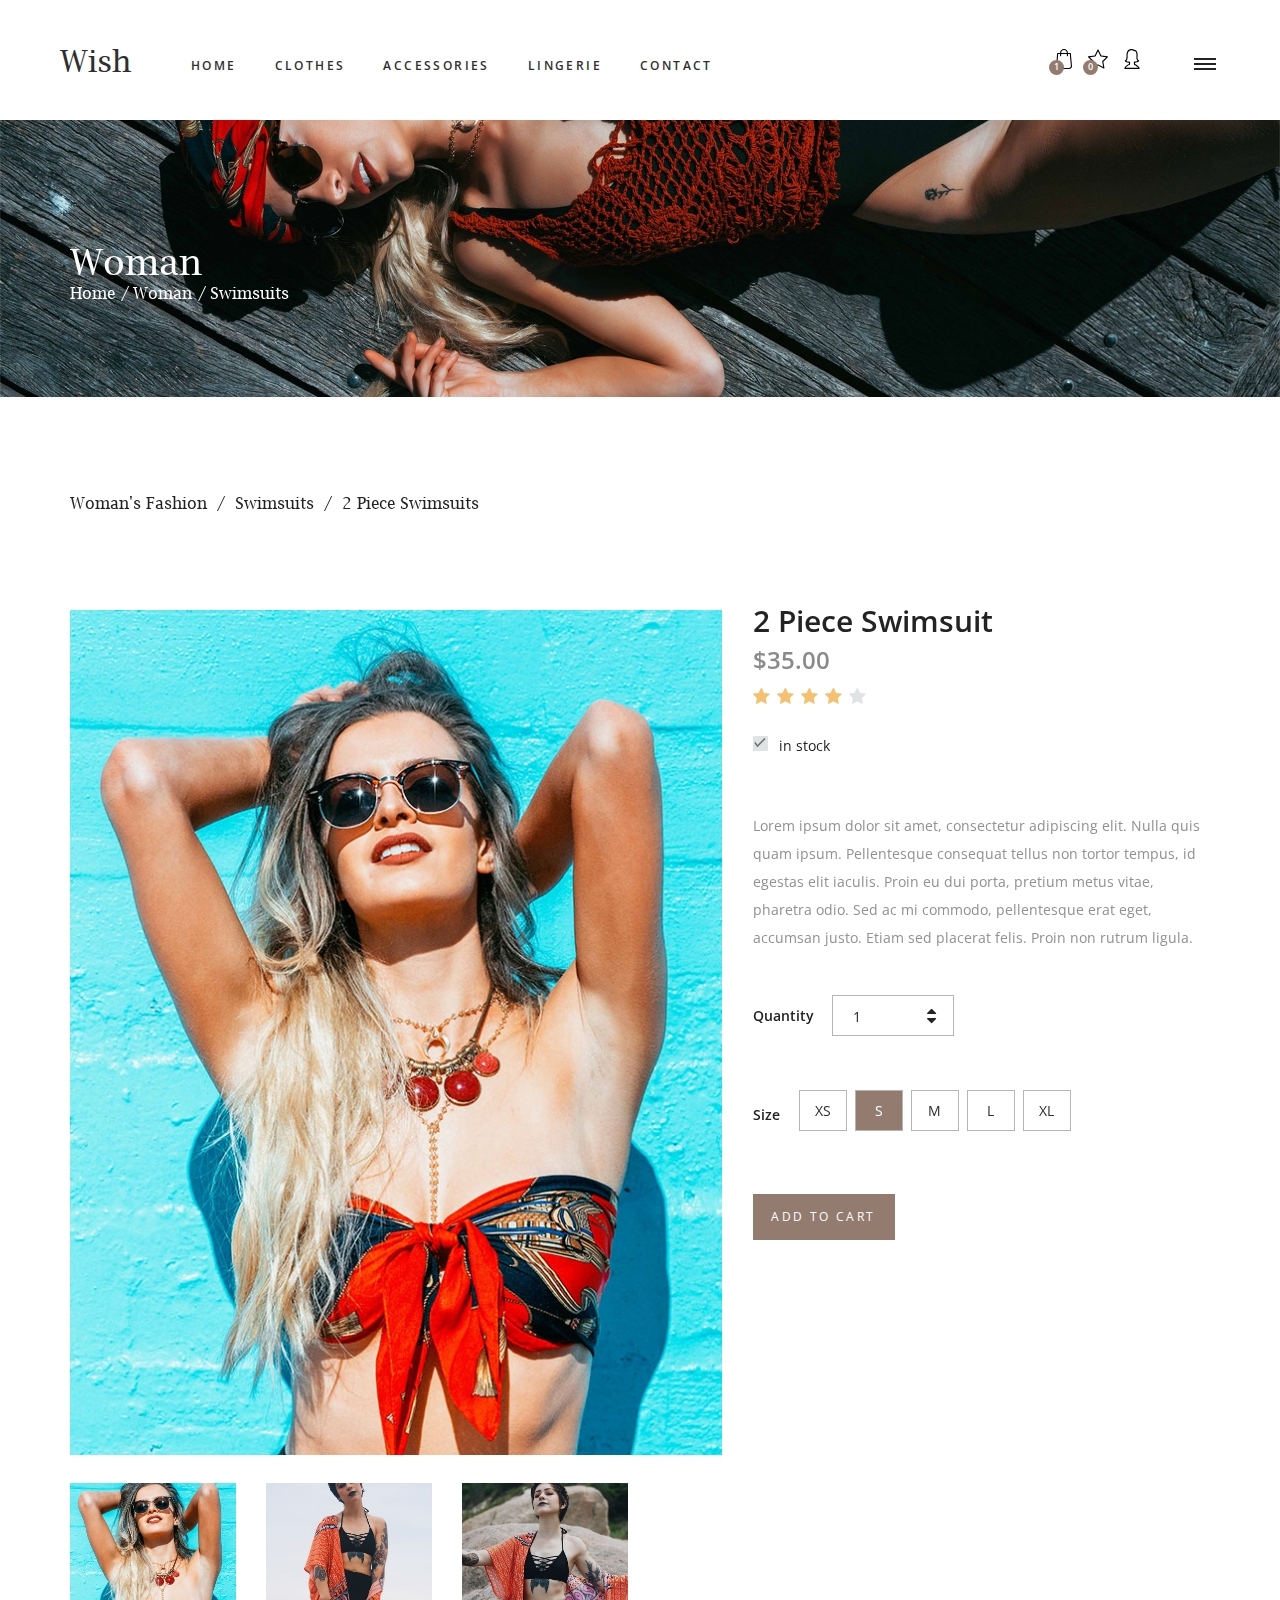
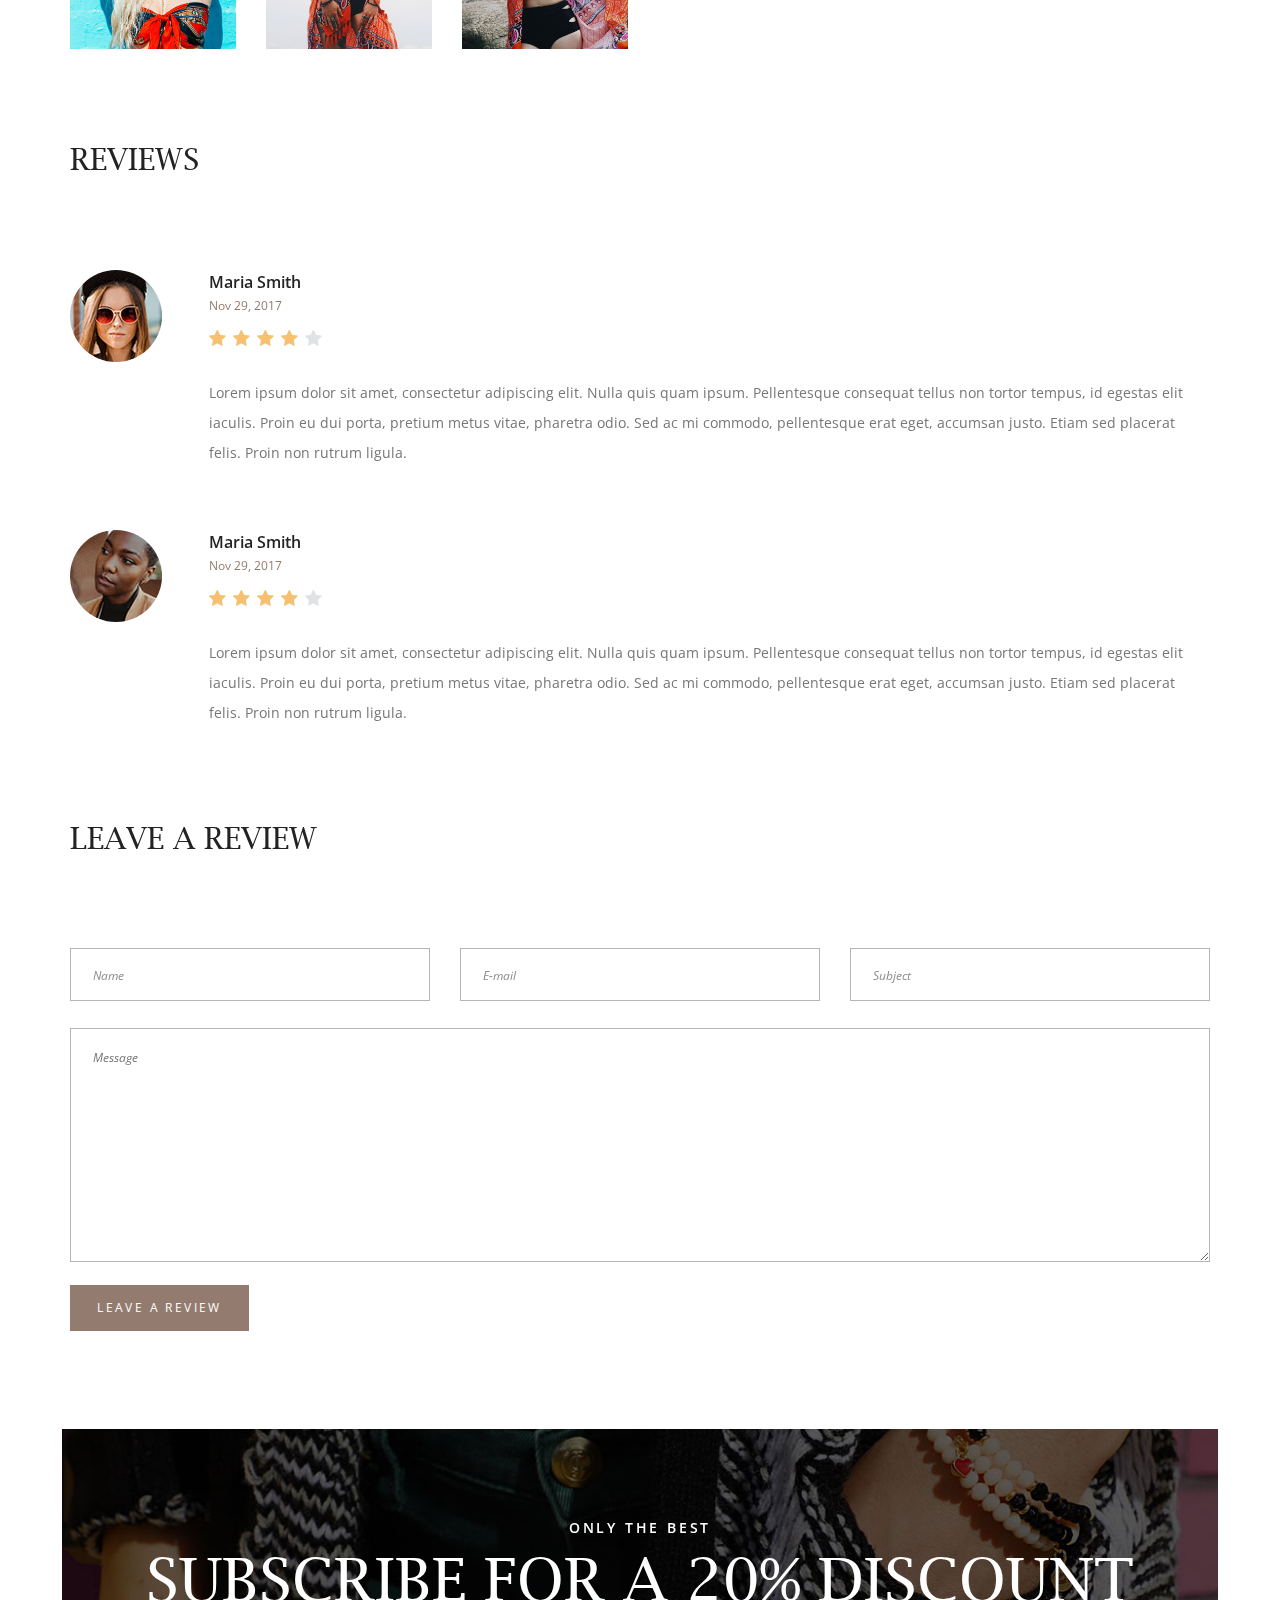
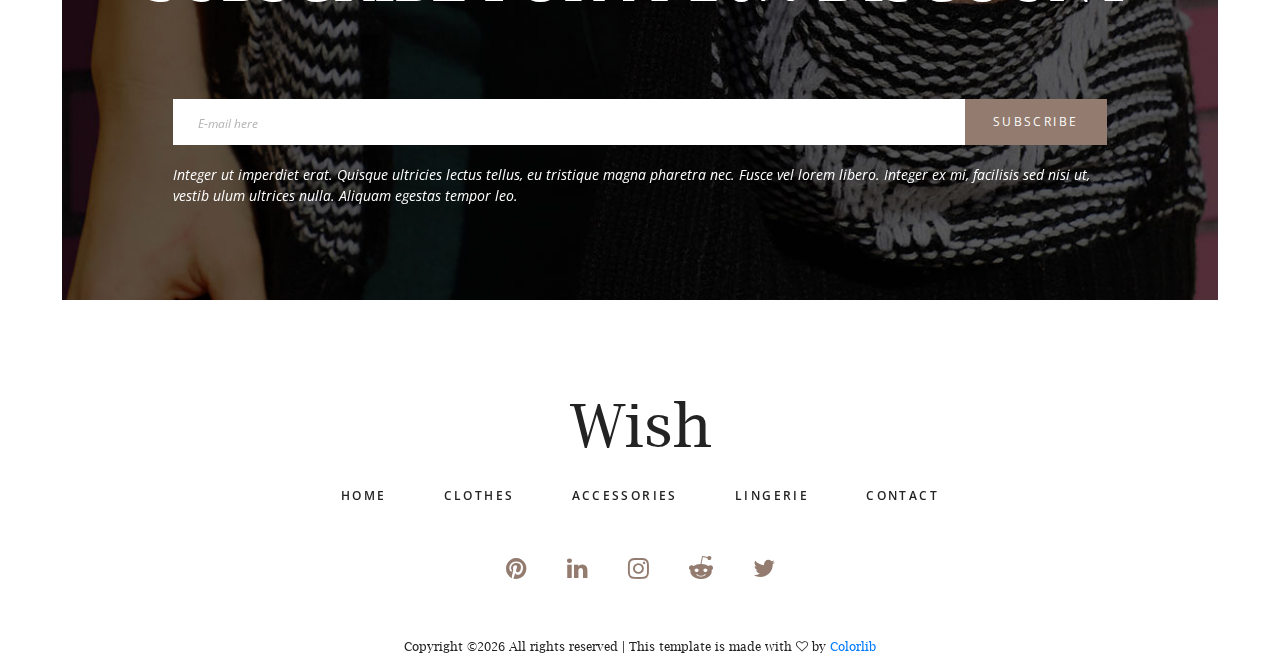
<file: wish-master/product.html>
<!DOCTYPE html>
<html lang="en">
<head>
<title>Product</title>
<meta charset="utf-8">
<meta http-equiv="X-UA-Compatible" content="IE=edge">
<meta name="description" content="Wish shop project">
<meta name="viewport" content="width=device-width, initial-scale=1">
<link rel="stylesheet" type="text/css" href="styles/bootstrap4/bootstrap.min.css">
<link href="plugins/font-awesome-4.7.0/css/font-awesome.min.css" rel="stylesheet" type="text/css">
<link rel="stylesheet" type="text/css" href="styles/product.css">
<link rel="stylesheet" type="text/css" href="styles/product_responsive.css">
</head>
<body>

<div class="super_container">
	
	<!-- Header -->

	<header class="header">
		<div class="header_inner d-flex flex-row align-items-center justify-content-start">
			<div class="logo"><a href="#">Wish</a></div>
			<nav class="main_nav">
				<ul>
					<li><a href="index.html">home</a></li>
					<li><a href="categories.html">clothes</a></li>
					<li><a href="categories.html">accessories</a></li>
					<li><a href="categories.html">lingerie</a></li>
					<li><a href="contact.html">contact</a></li>
				</ul>
			</nav>
			<div class="header_content ml-auto">
				<div class="search header_search">
					<form action="#">
						<input type="search" class="search_input" required="required">
						<button type="submit" id="search_button" class="search_button"><img src="images/magnifying-glass.svg" alt=""></button>
					</form>
				</div>
				<div class="shopping">
					<!-- Cart -->
					<a href="#">
						<div class="cart">
							<img src="images/shopping-bag.svg" alt="">
							<div class="cart_num_container">
								<div class="cart_num_inner">
									<div class="cart_num">1</div>
								</div>
							</div>
						</div>
					</a>
					<!-- Star -->
					<a href="#">
						<div class="star">
							<img src="images/star.svg" alt="">
							<div class="star_num_container">
								<div class="star_num_inner">
									<div class="star_num">0</div>
								</div>
							</div>
						</div>
					</a>
					<!-- Avatar -->
					<a href="#">
						<div class="avatar">
							<img src="images/avatar.svg" alt="">
						</div>
					</a>
				</div>
			</div>

			<div class="burger_container d-flex flex-column align-items-center justify-content-around menu_mm"><div></div><div></div><div></div></div>
		</div>
	</header>

	<!-- Menu -->

	<div class="menu d-flex flex-column align-items-end justify-content-start text-right menu_mm trans_400">
		<div class="menu_close_container"><div class="menu_close"><div></div><div></div></div></div>
		<div class="logo menu_mm"><a href="#">Wish</a></div>
		<div class="search">
			<form action="#">
				<input type="search" class="search_input menu_mm" required="required">
				<button type="submit" id="search_button_menu" class="search_button menu_mm"><img class="menu_mm" src="images/magnifying-glass.svg" alt=""></button>
			</form>
		</div>
		<nav class="menu_nav">
			<ul class="menu_mm">
				<li class="menu_mm"><a href="index.html">home</a></li>
				<li class="menu_mm"><a href="#">clothes</a></li>
				<li class="menu_mm"><a href="#">accessories</a></li>
				<li class="menu_mm"><a href="#">lingerie</a></li>
				<li class="menu_mm"><a href="#">contact</a></li>
			</ul>
		</nav>
	</div>

	<!-- Home -->

	<div class="home">
		<div class="home_background parallax-window" data-parallax="scroll" data-image-src="images/product.jpg" data-speed="0.8"></div>
		<div class="container">
			<div class="row">
				<div class="col">
					<div class="home_container">
						<div class="home_content">
							<div class="home_title">Woman</div>
							<div class="breadcrumbs">
								<ul>
									<li><a href="index.html">Home</a></li>
									<li>Woman</li>
									<li>Swimsuits</li>
								</ul>
							</div>
						</div>
					</div>
				</div>
			</div>
		</div>
	</div>

	<!-- Product -->

	<div class="product">
		<div class="container">
			<div class="row">
				<div class="col">
					<div class="current_page">
						<ul>
							<li><a href="categories.html">Woman's Fashion</a></li>
							<li><a href="categories.html">Swimsuits</a></li>
							<li>2 Piece Swimsuits</li>
						</ul>
					</div>
				</div>
			</div>
			<div class="row product_row">

				<!-- Product Image -->
				<div class="col-lg-7">
					<div class="product_image">
						<div class="product_image_large"><img src="images/product_image_1.jpg" alt=""></div>
						<div class="product_image_thumbnails d-flex flex-row align-items-start justify-content-start">
							<div class="product_image_thumbnail" style="background-image:url(images/product_image_1.jpg)" data-image="images/product_image_1.jpg"></div>
							<div class="product_image_thumbnail" style="background-image:url(images/product_image_2.jpg)" data-image="images/product_image_2.jpg"></div>
							<div class="product_image_thumbnail" style="background-image:url(images/product_image_4.jpg)" data-image="images/product_image_4.jpg"></div>
						</div>
					</div>
				</div>

				<!-- Product Content -->
				<div class="col-lg-5">
					<div class="product_content">
						<div class="product_name">2 Piece Swimsuit</div>
						<div class="product_price">$35.00</div>
						<div class="rating rating_4" data-rating="4">
							<i class="fa fa-star"></i>
							<i class="fa fa-star"></i>
							<i class="fa fa-star"></i>
							<i class="fa fa-star"></i>
							<i class="fa fa-star"></i>
						</div>
						<!-- In Stock -->
						<div class="in_stock_container">
							<div class="in_stock in_stock_true"></div>
							<span>in stock</span>
						</div>
						<div class="product_text">
							<p>Lorem ipsum dolor sit amet, consectetur adipiscing elit. Nulla quis quam ipsum. Pellentesque consequat tellus non tortor tempus, id egestas elit iaculis. Proin eu dui porta, pretium metus vitae, pharetra odio. Sed ac mi commodo, pellentesque erat eget, accumsan justo. Etiam sed placerat felis. Proin non rutrum ligula.</p>
						</div>
						<!-- Product Quantity -->
						<div class="product_quantity_container">
							<span>Quantity</span>
							<div class="product_quantity clearfix">
								<input id="quantity_input" type="text" pattern="[0-9]*" value="1">
								<div class="quantity_buttons">
									<div id="quantity_inc_button" class="quantity_inc quantity_control"><i class="fa fa-caret-up" aria-hidden="true"></i></div>
									<div id="quantity_dec_button" class="quantity_dec quantity_control"><i class="fa fa-caret-down" aria-hidden="true"></i></div>
								</div>
							</div>
						</div>
						<!-- Product Size -->
						<div class="product_size_container">
							<span>Size</span>
							<div class="product_size">
								<ul class="d-flex flex-row align-items-start justify-content-start">
									<li>
										<input type="radio" id="radio_1" name="product_radio" class="regular_radio radio_1">
										<label for="radio_1">XS</label>
									</li>
									<li>
										<input type="radio" id="radio_2" name="product_radio" class="regular_radio radio_2" checked>
										<label for="radio_2">S</label>
									</li>
									<li>
										<input type="radio" id="radio_3" name="product_radio" class="regular_radio radio_3">
										<label for="radio_3">M</label>
									</li>
									<li>
										<input type="radio" id="radio_4" name="product_radio" class="regular_radio radio_4">
										<label for="radio_4">L</label>
									</li>
									<li>
										<input type="radio" id="radio_5" name="product_radio" class="regular_radio radio_5">
										<label for="radio_5">XL</label>
									</li>
								</ul>
							</div>
							<div class="button cart_button"><a href="#">add to cart</a></div>
						</div>
					</div>
				</div>
			</div>

			<!-- Reviews -->

			<div class="row">
				<div class="col">
					<div class="reviews">
						<div class="reviews_title">reviews</div>
						<div class="reviews_container">
							<ul>
								<!-- Review -->
								<li class=" review clearfix">
									<div class="review_image"><img src="images/review_1.jpg" alt=""></div>
									<div class="review_content">
										<div class="review_name"><a href="#">Maria Smith</a></div>
										<div class="review_date">Nov 29, 2017</div>
										<div class="rating rating_4 review_rating" data-rating="4">
											<i class="fa fa-star"></i>
											<i class="fa fa-star"></i>
											<i class="fa fa-star"></i>
											<i class="fa fa-star"></i>
											<i class="fa fa-star"></i>
										</div>
										<div class="review_text">
											<p>Lorem ipsum dolor sit amet, consectetur adipiscing elit. Nulla quis quam ipsum. Pellentesque consequat tellus non tortor tempus, id egestas elit iaculis. Proin eu dui porta, pretium metus vitae, pharetra odio. Sed ac mi commodo, pellentesque erat eget, accumsan justo. Etiam sed placerat felis. Proin non rutrum ligula. </p>
										</div>
									</div>
								</li>
								<!-- Review -->
								<li class=" review clearfix">
									<div class="review_image"><img src="images/review_2.jpg" alt=""></div>
									<div class="review_content">
										<div class="review_name"><a href="#">Maria Smith</a></div>
										<div class="review_date">Nov 29, 2017</div>
										<div class="rating rating_4 review_rating" data-rating="4">
											<i class="fa fa-star"></i>
											<i class="fa fa-star"></i>
											<i class="fa fa-star"></i>
											<i class="fa fa-star"></i>
											<i class="fa fa-star"></i>
										</div>
										<div class="review_text">
											<p>Lorem ipsum dolor sit amet, consectetur adipiscing elit. Nulla quis quam ipsum. Pellentesque consequat tellus non tortor tempus, id egestas elit iaculis. Proin eu dui porta, pretium metus vitae, pharetra odio. Sed ac mi commodo, pellentesque erat eget, accumsan justo. Etiam sed placerat felis. Proin non rutrum ligula. </p>
										</div>
									</div>
								</li>
							</ul>
						</div>
					</div>
				</div>
			</div>

			<!-- Leave a Review -->

			<div class="row">
				<div class="col">
					<div class="review_form_container">
						<div class="review_form_title">leave a review</div>
						<div class="review_form_content">
							<form action="#" id="review_form" class="review_form">
								<div class="d-flex flex-md-row flex-column align-items-start justify-content-between">
									<input type="text" class="review_form_input" placeholder="Name" required="required">
									<input type="email" class="review_form_input" placeholder="E-mail" required="required">
									<input type="text" class="review_form_input" placeholder="Subject">
								</div>
								<textarea class="review_form_text" name="review_form_text" placeholder="Message"></textarea>
								<button type="submit" class="review_form_button">leave a review</button>
							</form>
						</div>
					</div>
				</div>
			</div>
		</div>		
	</div>

	<!-- Newsletter -->

	<div class="newsletter">
		<div class="newsletter_content">
			<div class="newsletter_image" style="background-image:url(images/newsletter.jpg)"></div>
			<div class="container">
				<div class="row">
					<div class="col">
						<div class="section_title_container text-center">
							<div class="section_subtitle">only the best</div>
							<div class="section_title">subscribe for a 20% discount</div>
						</div>
					</div>
				</div>
				<div class="row newsletter_container">
					<div class="col-lg-10 offset-lg-1">
						<div class="newsletter_form_container">
							<form action="#">
								<input type="email" class="newsletter_input" required="required" placeholder="E-mail here">
								<button type="submit" class="newsletter_button">subscribe</button>
							</form>
						</div>
						<div class="newsletter_text">Integer ut imperdiet erat. Quisque ultricies lectus tellus, eu tristique magna pharetra nec. Fusce vel lorem libero. Integer ex mi, facilisis sed nisi ut, vestib ulum ultrices nulla. Aliquam egestas tempor leo.</div>
					</div>
				</div>
			</div>
		</div>
	</div>

	<!-- Footer -->

	<footer class="footer">
		<div class="container">
			<div class="row">
				<div class="col text-center">
					<div class="footer_logo"><a href="#">Wish</a></div>
					<nav class="footer_nav">
						<ul>
							<li><a href="index.html">home</a></li>
							<li><a href="categories.html">clothes</a></li>
							<li><a href="categories.html">accessories</a></li>
							<li><a href="categories.html">lingerie</a></li>
							<li><a href="contact.html">contact</a></li>
						</ul>
					</nav>
					<div class="footer_social">
						<ul>
							<li><a href="#"><i class="fa fa-pinterest" aria-hidden="true"></i></a></li>
							<li><a href="#"><i class="fa fa-linkedin" aria-hidden="true"></i></a></li>
							<li><a href="#"><i class="fa fa-instagram" aria-hidden="true"></i></a></li>
							<li><a href="#"><i class="fa fa-reddit-alien" aria-hidden="true"></i></a></li>
							<li><a href="#"><i class="fa fa-twitter" aria-hidden="true"></i></a></li>
						</ul>
					</div>
					<div class="copyright"><!-- Link back to Colorlib can't be removed. Template is licensed under CC BY 3.0. -->
Copyright &copy;<script>document.write(new Date().getFullYear());</script> All rights reserved | This template is made with <i class="fa fa-heart-o" aria-hidden="true"></i> by <a href="https://colorlib.com" target="_blank">Colorlib</a>
<!-- Link back to Colorlib can't be removed. Template is licensed under CC BY 3.0. --></div>
				</div>
			</div>
		</div>
	</footer>
</div>

<script src="js/jquery-3.2.1.min.js"></script>
<script src="styles/bootstrap4/popper.js"></script>
<script src="styles/bootstrap4/bootstrap.min.js"></script>
<script src="plugins/easing/easing.js"></script>
<script src="plugins/parallax-js-master/parallax.min.js"></script>
<script src="js/product_custom.js"></script>
</body>
</html>
</file>
<file: wish-master/plugins/colorbox/colorbox.css>
/*
    Colorbox Core Style:
    The following CSS is consistent between example themes and should not be altered.
*/
#colorbox, #cboxOverlay, #cboxWrapper{position:absolute; top:0; left:0; z-index:9999; overflow:hidden; -webkit-transform: translate3d(0,0,0);}
#cboxWrapper {max-width:none;}
#cboxOverlay{position:fixed; width:100%; height:100%;}
#cboxMiddleLeft, #cboxBottomLeft{clear:left;}
#cboxContent{position:relative;}
#cboxLoadedContent{overflow:auto; -webkit-overflow-scrolling: touch;}
#cboxTitle{margin:0;}
#cboxLoadingOverlay, #cboxLoadingGraphic{position:absolute; top:0; left:0; width:100%; height:100%;}
#cboxPrevious, #cboxNext, #cboxClose, #cboxSlideshow{cursor:pointer;}
.cboxPhoto{float:left; margin:auto; border:0; display:block; max-width:none; -ms-interpolation-mode:bicubic;}
.cboxIframe{width:100%; height:100%; display:block; border:0; padding:0; margin:0;}
#colorbox, #cboxContent, #cboxLoadedContent{box-sizing:content-box; -moz-box-sizing:content-box; -webkit-box-sizing:content-box;}

/* 
    User Style:
    Change the following styles to modify the appearance of Colorbox.  They are
    ordered & tabbed in a way that represents the nesting of the generated HTML.
*/
#cboxOverlay
{
    /*background:url(images/overlay.png) repeat 0 0;*/
    background: rgba(0,0,0,0.95);
    opacity: 0.9; filter: alpha(opacity = 90);
}
#colorbox{outline:0;}
    #cboxTopLeft{width:21px; height:21px; background:url(images/controls.png) no-repeat -101px 0;}
    #cboxTopRight{width:21px; height:21px; background:url(images/controls.png) no-repeat -130px 0;}
    #cboxBottomLeft{width:21px; height:21px; background:url(images/controls.png) no-repeat -101px -29px;}
    #cboxBottomRight{width:21px; height:21px; background:url(images/controls.png) no-repeat -130px -29px;}
    #cboxMiddleLeft{width:21px; background:url(images/controls.png) left top repeat-y;}
    #cboxMiddleRight{width:21px; background:url(images/controls.png) right top repeat-y;}
    #cboxTopCenter{height:21px; background:url(images/border.png) 0 0 repeat-x;}
    #cboxBottomCenter{height:21px; background:url(images/border.png) 0 -29px repeat-x;}
    #cboxContent{background:#fff; overflow:hidden;}
        .cboxIframe{background:#fff;}
        #cboxError{padding:50px; border:1px solid #ccc;}
        #cboxLoadedContent{margin-bottom:28px;}
        #cboxTitle{position:absolute; bottom:4px; left:0; text-align:center; width:100%; color:#949494;}
        #cboxCurrent{position:absolute; bottom:4px; left:58px; color:#949494;}
        #cboxLoadingOverlay{background:url(images/loading_background.png) no-repeat center center;}
        #cboxLoadingGraphic{background:url(images/loading.gif) no-repeat center center;}

        /* these elements are buttons, and may need to have additional styles reset to avoid unwanted base styles */
        #cboxPrevious, #cboxNext, #cboxSlideshow, #cboxClose {border:0; padding:0; margin:0; overflow:visible; width:auto; background:none; }
        
        /* avoid outlines on :active (mouseclick), but preserve outlines on :focus (tabbed navigating) */
        #cboxPrevious:active, #cboxNext:active, #cboxSlideshow:active, #cboxClose:active {outline:0;}

        #cboxSlideshow{position:absolute; bottom:4px; right:30px; color:#0092ef;}
        #cboxPrevious{position:absolute; bottom:0; left:0; background:url(images/controls.png) no-repeat -75px 0; width:25px; height:25px; text-indent:-9999px;}
        #cboxPrevious:hover{background-position:-75px -25px;}
        #cboxNext{position:absolute; bottom:0; left:27px; background:url(images/controls.png) no-repeat -50px 0; width:25px; height:25px; text-indent:-9999px;}
        #cboxNext:hover{background-position:-50px -25px;}
        #cboxClose{position:absolute; bottom:0; right:0; background:url(images/controls.png) no-repeat -25px 0; width:25px; height:25px; text-indent:-9999px;}
        #cboxClose:hover{background-position:-25px -25px;}

/*
  The following fixes a problem where IE7 and IE8 replace a PNG's alpha transparency with a black fill
  when an alpha filter (opacity change) is set on the element or ancestor element.  This style is not applied to or needed in IE9.
  See: http://jacklmoore.com/notes/ie-transparency-problems/
*/
.cboxIE #cboxTopLeft,
.cboxIE #cboxTopCenter,
.cboxIE #cboxTopRight,
.cboxIE #cboxBottomLeft,
.cboxIE #cboxBottomCenter,
.cboxIE #cboxBottomRight,
.cboxIE #cboxMiddleLeft,
.cboxIE #cboxMiddleRight {
    filter: progid:DXImageTransform.Microsoft.gradient(startColorstr=#00FFFFFF,endColorstr=#00FFFFFF);
}
</file>
<file: wish-master/styles/main_styles.css>
@charset "utf-8";
/* CSS Document */

/******************************

[Table of Contents]

1. Fonts
2. Body and some general stuff
3. Header
	3.1 Header - Logo
	3.2 Header - Main Navigation
	3.3 Header - Search
	3.4 Header - Shopping
	3.5 Header - Burger
4. Home
	4.1 Home Slider
5. Menu
6. Promo
7. New Arrivals
8. Extra
9. Gallery
10. Testimonials
11. Newsletter
12. Footer


******************************/

/***********
1. Fonts
***********/

@import url('https://fonts.googleapis.com/css?family=Open+Sans:300,400,600,700,800');
@font-face
{
	font-family: 'Lucida';
	src: url('../fonts/lucida_bright_regular.ttf')  format('truetype');
}
@font-face
{
	font-family: 'Lucida';
	src: url('../fonts/lucida_bright_demi.ttf')  format('truetype');
	font-weight: 700;
}
@font-face
{
	font-family: 'Beyond';
	src: url('../fonts/beyond_the_mountains.otf')  format('opentype'),
		 url('../fonts/beyond_the_mountains.ttf')  format('truetype');
}

/*********************************
2. Body and some general stuff
*********************************/

*
{
	margin: 0;
	padding: 0;
	-webkit-font-smoothing: antialiased;
	-webkit-text-shadow: rgba(0,0,0,.01) 0 0 1px;
	text-shadow: rgba(0,0,0,.01) 0 0 1px;
}
body
{
	font-family: 'Open Sans', sans-serif;
	font-size: 14px;
	font-weight: 400;
	background: #FFFFFF;
	color: #2f2f2f;
}
div
{
	display: block;
	position: relative;
	-webkit-box-sizing: border-box;
    -moz-box-sizing: border-box;
    box-sizing: border-box;
}
ul
{
	list-style: none;
	margin-bottom: 0px;
}
p
{
	font-family: 'Open Sans', sans-serif;
	font-size: 14px;
	line-height: 2;
	font-weight: 400;
	color: #929191;
	-webkit-font-smoothing: antialiased;
	-webkit-text-shadow: rgba(0,0,0,.01) 0 0 1px;
	text-shadow: rgba(0,0,0,.01) 0 0 1px;
}
p a
{
	display: inline;
	position: relative;
	color: inherit;
	border-bottom: solid 1px #ffa07f;
	-webkit-transition: all 200ms ease;
	-moz-transition: all 200ms ease;
	-ms-transition: all 200ms ease;
	-o-transition: all 200ms ease;
	transition: all 200ms ease;
}
a, a:hover, a:visited, a:active, a:link
{
	text-decoration: none;
	-webkit-font-smoothing: antialiased;
	-webkit-text-shadow: rgba(0,0,0,.01) 0 0 1px;
	text-shadow: rgba(0,0,0,.01) 0 0 1px;
}
p a:active
{
	position: relative;
	color: #FF6347;
}
p a:hover
{
	color: #FFFFFF;
	background: #ffa07f;
}
p a:hover::after
{
	opacity: 0.2;
}
::selection
{
	
}
p::selection
{
	
}
h1{font-size: 48px;}
h2{font-size: 36px;}
h3{font-size: 24px;}
h4{font-size: 18px;}
h5{font-size: 14px;}
h1, h2, h3, h4, h5, h6
{
	font-family: 'Open Sans', sans-serif;
	-webkit-font-smoothing: antialiased;
	-webkit-text-shadow: rgba(0,0,0,.01) 0 0 1px;
	text-shadow: rgba(0,0,0,.01) 0 0 1px;
}
h1::selection, 
h2::selection, 
h3::selection, 
h4::selection, 
h5::selection, 
h6::selection
{
	
}
.form-control
{
	color: #db5246;
}
section
{
	display: block;
	position: relative;
	box-sizing: border-box;
}
.clear
{
	clear: both;
}
.clearfix::before, .clearfix::after
{
	content: "";
	display: table;
}
.clearfix::after
{
	clear: both;
}
.clearfix
{
	zoom: 1;
}
.float_left
{
	float: left;
}
.float_right
{
	float: right;
}
.trans_200
{
	-webkit-transition: all 200ms ease;
	-moz-transition: all 200ms ease;
	-ms-transition: all 200ms ease;
	-o-transition: all 200ms ease;
	transition: all 200ms ease;
}
.trans_300
{
	-webkit-transition: all 300ms ease;
	-moz-transition: all 300ms ease;
	-ms-transition: all 300ms ease;
	-o-transition: all 300ms ease;
	transition: all 300ms ease;
}
.trans_400
{
	-webkit-transition: all 400ms ease;
	-moz-transition: all 400ms ease;
	-ms-transition: all 400ms ease;
	-o-transition: all 400ms ease;
	transition: all 400ms ease;
}
.trans_500
{
	-webkit-transition: all 500ms ease;
	-moz-transition: all 500ms ease;
	-ms-transition: all 500ms ease;
	-o-transition: all 500ms ease;
	transition: all 500ms ease;
}
.fill_height
{
	height: 100%;
}
.super_container
{
	width: 100%;
	overflow: hidden;
}
.prlx_parent
{
	overflow: hidden;
}
.prlx
{
	height: 130% !important;
}
.nopadding
{
	padding: 0px !important;
}
.section_title_container
{

}
.section_subtitle
{
	font-size: 14px;
	font-weight: 600;
	color: #937c6f;
	text-transform: uppercase;
	letter-spacing: 0.2em;
}
.section_title
{
	font-family: 'Lucida', serif;
	font-size: 60px;
	text-transform: uppercase;
	color: #2f2f2f;
	margin-top: -4px;
}
.button
{
	width: 142px;
	height: 46px;
	background: #937c6f;
	text-align: center;
	-webkit-transition: all 200ms ease;
	-moz-transition: all 200ms ease;
	-ms-transition: all 200ms ease;
	-o-transition: all 200ms ease;
	transition: all 200ms ease;
}
.button a
{
	display: block;
	font-size: 12px;
	text-transform: uppercase;
	color: #FFFFFF;
	letter-spacing: 0.2em;
	line-height: 46px;
	-webkit-transition: all 200ms ease;
	-moz-transition: all 200ms ease;
	-ms-transition: all 200ms ease;
	-o-transition: all 200ms ease;
	transition: all 200ms ease;
}
.button:hover
{
	background: #e0e3e4;
}
.button:hover a
{
	color: #232323;
}

/*********************************
3. Header
*********************************/

.header
{
	position: fixed;
	top: 0;
	left: 0;
	width: 100%;
	height: 120px;
	background: #FFFFFF;
	z-index: 100;
	padding-left: 60px;
	padding-right: 64px;
	-webkit-transition: all 200ms ease;
	-moz-transition: all 200ms ease;
	-ms-transition: all 200ms ease;
	-o-transition: all 200ms ease;
	transition: all 200ms ease;
}
.header.scrolled
{
	height: 80px;
}
.header_inner
{
	width: 100%;
	height: 100%;
}

/*********************************
3.1 Header - Logo
*********************************/

.logo a
{
	font-family: 'Lucida', serif;
	font-size: 30px;
	color: #2f2f2f;
}

/*********************************
3.2 Header - Main Navigation
*********************************/

.main_nav
{
	padding-left: 252px;
	-webkit-transform: translateY(4px);
	-moz-transform: translateY(4px);
	-ms-transform: translateY(4px);
	-o-transform: translateY(4px);
	transform: translateY(4px);
}
.main_nav ul li
{
	display: inline-block;
	margin-right: 50px;
}
.main_nav ul li:last-child
{
	margin-right: 0;
}
.main_nav ul li a
{
	font-size: 12px;
	text-transform: uppercase;
	color: #2f2f2f;
	font-weight: 600;
	letter-spacing: 0.2em;
	-webkit-transition: all 200ms ease;
	-moz-transition: all 200ms ease;
	-ms-transition: all 200ms ease;
	-o-transition: all 200ms ease;
	transition: all 200ms ease;
}
.main_nav ul li a:hover
{
	color: #937c6f;
}

/*********************************
3.3 Header - Search
*********************************/

.search
{
	display: inline-block;
	width: 400px;
	-webkit-transform: translateY(2px);
	-moz-transform: translateY(2px);
	-ms-transform: translateY(2px);
	-o-transform: translateY(2px);
	transform: translateY(2px);
}
.search_input
{
	width: 100%;
	height: 43px;
	background: #f9f5f5;
	border: none;
	outline: none;
	padding-left: 20px;
}
.search_button
{
	position: absolute;
	top: 45%;
	-webkit-transform: translateY(-50%);
	-moz-transform: translateY(-50%);
	-ms-transform: translateY(-50%);
	-o-transform: translateY(-50%);
	transform: translateY(-50%);
	right: 10px;
	width: 19px;
	height: 19px;
	background: transparent;
	border: none;
	outline: none;
}
.search_button:focus
{
	outline: none !important;
}
.search_button img
{
	max-width: 100%;
}

/*********************************
3.4 Header - Shopping
*********************************/

.shopping
{
	display: inline-block;
	margin-left: 111px;
	padding-right: 161px;
	-webkit-transform: translateY(-2px);
	-moz-transform: translateY(-2px);
	-ms-transform: translateY(-2px);
	-o-transform: translateY(-2px);
	transform: translateY(-2px);
}
.shopping a
{
	display: inline-block;
	margin-right: 10px;
}
.shopping a:last-child
{
	margin-right: 0;
}
.cart_num_container,
.star_num_container
{
	position: absolute;
	top: 13px;
	left: -5px;
	width: 15px;
	height: 15px;
	background: #937c6f;
	border-radius: 50%;
}
.cart_num_inner,
.star_num_inner
{
	width: 100%;
	height: 100%;
}
.cart_num,
.star_num
{
	position: absolute;
	top: 50%;
	left: 50%;
	-webkit-transform: translate(-50%, -50%);
	-moz-transform: translate(-50%, -50%);
	-ms-transform: translate(-50%, -50%);
	-o-transform: translate(-50%, -50%);
	transform: translate(-50%, -50%);
	font-size: 9px;
	font-weight: 600;
	color: #FFFFFF;
}
.star img
{
	width: 20px;
	height: 20px;
}
.avatar img
{
	width: 20px;
	height: 20px;
}

/*********************************
3.5 Header - Burger
*********************************/

.burger_container
{
	position: absolute;
	top: calc(50% + 4px);
	-webkit-transform: translateY(-50%);
	-moz-transform: translateY(-50%);
	-ms-transform: translateY(-50%);
	-o-transform: translateY(-50%);
	transform: translateY(-50%);
	right: 0;
	width: 22px;
	height: 16px;
	cursor: pointer;
}
.burger_container div
{
	width: 100%;
	height: 2px;
	background: #232323;
	-webkit-transition: all 200ms ease;
	-moz-transition: all 200ms ease;
	-ms-transition: all 200ms ease;
	-o-transition: all 200ms ease;
	transition: all 200ms ease;
	pointer-events: none;
}
.burger_container:hover div
{
	background: #937c6f;
}

/*********************************
4. Home
*********************************/

.home
{
	width: 100%;
	height: 904px;
	background: #FFFFFF;
}

/*********************************
4.1 Home Slider
*********************************/

.home_slider_container
{
	width: 100%;
	height: 100%;
}
.home_slider_background
{
	position: absolute;
	top: 0;
	left: 0;
	width: 100%;
	height: 100%;
	background-repeat: no-repeat;
	background-size: cover;
	background-position: center center;
}
.home_slider_content
{
	position: absolute;
	top: 56.3%;
	left: 50%;
	-webkit-transform: translateX(-50%);
	-moz-transform: translateX(-50%);
	-ms-transform: translateX(-50%);
	-o-transform: translateX(-50%);
	transform: translateX(-50%);
	z-index: 10;
}
.home_slider_content_inner
{
	background: #937c6f;
}
.home_slider_title
{
	font-family: 'Lucida', serif;
	font-size: 72px;
	color: #FFFFFF;
	height: 99px;
	line-height: 99px;
	padding-left: 31px;
	padding-right: 19px;
	white-space: nowrap;
}
.home_slider_subtitle
{
	position: absolute;
	left: 50%;
	-webkit-transform: translateX(-50%);
	-moz-transform: translateX(-50%);
	-ms-transform: translateX(-50%);
	-o-transform: translateX(-50%);
	transform: translateX(-50%);
	top: -37px;
	height: 37px;
	background: #2f2f2f;
	color: #FFFFFF;
	padding-left: 34px;
	padding-right: 34px;
	line-height: 37px;
	font-family: 'Lucida', serif;
	font-size: 18px;
	white-space: nowrap;
}
.home_slider_next
{
	position: absolute;
	top: 54%;
	right: 60px;
	width: 45px;
	height: 45px;
	background: #937c6f;
	z-index: 10;
	border-radius: 50%;
	cursor: pointer;
	-webkit-transition: all 200ms ease;
	-moz-transition: all 200ms ease;
	-ms-transition: all 200ms ease;
	-o-transition: all 200ms ease;
	transition: all 200ms ease;
}
.home_slider_next:hover
{
	background: #2f2f2f;
}
.home_slider_dots_container
{
	position: absolute;
	bottom: 0;
	left: 0;
	width: 100%;
	z-index: 10;
}
.home_slider_dots
{
	display: inline-block;
	position: absolute;
	top: -54px;
	left: 0;
}
.home_slider_dots ul
{
	display: inline-block;
}
.home_slider_dots ul li
{
	display: inline-block;
	position: relative;
	font-family: 'Lucida', serif;
	font-size: 18px;
	color: #FFFFFF;
	margin-right: 7px;
	cursor: pointer;
}
.home_slider_dots ul li:last-child
{
	margin-right: 0;
}
.home_slider_custom_dot div
{
	display: inline-block;
	width: 0px;
	height: 1px;
	background: #FFFFFF;
	-webkit-transition: all 200ms ease;
	-moz-transition: all 200ms ease;
	-ms-transition: all 200ms ease;
	-o-transition: all 200ms ease;
	transition: all 200ms ease;
	margin-left: 4px;
	margin-right: -4px;
}
.home_slider_custom_dot.active div
{
	width: 100px;
}
.home_slider .owl-dots
{
	display: none !important;
}

/*********************************
5. Menu
*********************************/

.menu
{
	position: fixed;
	top: 0;
	right: -400px;
	width: 400px;
	height: 100vh;
	background: #FFFFFF;
	z-index: 101;
	padding-right: 60px;
	padding-top: 87px;
	padding-left: 50px;
}
.menu.active
{
	right: 0;
}
.menu_close_container
{
	position: absolute;
	top: 30px;
	right: 60px;
	width: 18px;
	height: 18px;
	transform-origin: center center;
	-webkit-transform: rotate(45deg);
	-moz-transform: rotate(45deg);
	-ms-transform: rotate(45deg);
	-o-transform: rotate(45deg);
	transform: rotate(45deg);
	cursor: pointer;
}
.menu_close
{
	width: 100%;
	height: 100%;
	transform-style: preserve-3D;
}
.menu_close div
{
	width: 100%;
	height: 2px;
	background: #232323;
	top: 8px;
	-webkit-transition: all 200ms ease;
	-moz-transition: all 200ms ease;
	-ms-transition: all 200ms ease;
	-o-transition: all 200ms ease;
	transition: all 200ms ease;
}
.menu_close div:last-of-type
{
	-webkit-transform: rotate(90deg) translateX(-2px);
	-moz-transform: rotate(90deg) translateX(-2px);
	-ms-transform: rotate(90deg) translateX(-2px);
	-o-transform: rotate(90deg) translateX(-2px);
	transform: rotate(90deg) translateX(-2px);
	transform-origin: center;
}
.menu_close:hover div
{
	background: #937c6f;
}
.menu .logo
{
	margin-bottom: 60px;
}
.menu_nav ul li
{
	margin-bottom: 11px;
}
.menu_nav ul li a
{
	font-size: 12px;
	text-transform: uppercase;
	color: #2f2f2f;
	font-weight: 600;
	letter-spacing: 0.2em;
	-webkit-transition: all 200ms ease;
	-moz-transition: all 200ms ease;
	-ms-transition: all 200ms ease;
	-o-transition: all 200ms ease;
	transition: all 200ms ease;
}
.menu_nav ul li a:hover
{
	color: #937c6f;
}
.menu .search
{
	width: 100%;
	margin-bottom: 67px;
}

/*********************************
6. Promo
*********************************/

.promo
{
	padding-top: 88px;
}
.promo_container
{
	margin-top: 75px;
}
.promo_item
{
	width: 100%;
}
.promo_image
{
	width: 100%;
}
.promo_image img
{
	max-width: 100%;
}
.promo_link
{
	width: 100%;
	height: 60px;
	background: #2f2f2f;
	text-align: center;
	-webkit-transition: all 200ms ease;
	-moz-transition: all 200ms ease;
	-ms-transition: all 200ms ease;
	-o-transition: all 200ms ease;
	transition: all 200ms ease;
}
.promo_link a
{
	display: block;
	font-family: 'Lucida', serif;
	font-size: 18px;
	color: #FFFFFF;
	line-height: 60px;
	-webkit-transition: all 200ms ease;
	-moz-transition: all 200ms ease;
	-ms-transition: all 200ms ease;
	-o-transition: all 200ms ease;
	transition: all 200ms ease;
}
.promo_link:hover
{
	background: #222222;
}
.promo_link:hover a
{
	color: #937c6f;
}
.promo_content
{
	position: absolute;
	top: 43.6%;
	z-index: 1;
}
.promo_content_1
{
	right: 0;
	text-align: right;
	padding-right: 14px;
}
.promo_content_2
{
	left: 0;
	width: 100%;
	text-align: center;
	background: rgba(35, 35, 35, 0.63);
	padding-bottom: 9px;
	padding-top: 2px;
}
.promo_content_3
{
	top: 30%;
	left: 15px;
	background: #232323;
	padding-left: 10px;
	text-align: right;
	padding-right: 22px;
	padding-top: 39px;
	padding-bottom: 41px;
}
.promo_title
{
	font-family: 'Lucida', serif;
	font-size: 30px;
	color: #FFFFFF;
}
.promo_subtitle
{
	font-size: 14px;
	color: #FFFFFF;
	font-weight: 600;
	text-transform: uppercase;
	margin-top: -3px;
}
.promo_content_3 .promo_subtitle
{
	text-transform: none;
	font-weight: 400;
	font-style: italic;
}

/*********************************
7. New Arrivals
*********************************/

.arrivals
{
	padding-top: 88px;
	padding-bottom: 95px;
}
.products_container
{
	margin-top: 98px;
}
.product
{

}
.product_image
{
	width: 100%;
}
.product_image img
{
	max-width: 100%;
}
.rating
{
	margin-top: 24px;
}
.rating i
{
	font-size: 10px;
	margin-right: 1px;
	color: #e0e3e4;
}
.rating i:last-child
{
	margin-right: 0px;
}
.rating_1 i:first-child{color: #f5c06f;}
.rating_2 i:first-child{color: #f5c06f;}
.rating_2 i:nth-child(2){color: #f5c06f;}
.rating_3 i:first-child{color: #f5c06f;}
.rating_3 i:nth-child(2){color: #f5c06f;}
.rating_3 i:nth-child(3){color: #f5c06f;}
.rating_4 i:first-child{color: #f5c06f;}
.rating_4 i:nth-child(2){color: #f5c06f;}
.rating_4 i:nth-child(3){color: #f5c06f;}
.rating_4 i:nth-child(4){color: #f5c06f;}
.rating_5 i:first-child{color: #f5c06f;}
.rating_5 i:nth-child(2){color: #f5c06f;}
.rating_5 i:nth-child(3){color: #f5c06f;}
.rating_5 i:nth-child(4){color: #f5c06f;}
.rating_5 i:nth-child(5){color: #f5c06f;}
.product_content
{
	margin-top: 7px;
}
.product_info
{
	float: left;
}
.product_name a
{
	font-size: 16px;
	font-weight: 600;
	color: #232323;
	-webkit-transition: all 200ms ease;
	-moz-transition: all 200ms ease;
	-ms-transition: all 200ms ease;
	-o-transition: all 200ms ease;
	transition: all 200ms ease;
}
.product_name a:hover
{
	color: #937c6f;
}
.product_price
{
	font-size: 24px;
	font-weight: 600;
	color: #8a8a8a;
	margin-top: 0px;
}
.product_options
{
	float: right;
	transform: translateY(11px);
}
.product_option
{
	width: 37px;
	height: 37px;
	cursor: pointer;
}
.product_buy
{
	display: inline-block;
	background: #937c6f;
	vertical-align: middle;
	margin-right: 4px;
	-webkit-transition: all 200ms ease;
	-moz-transition: all 200ms ease;
	-ms-transition: all 200ms ease;
	-o-transition: all 200ms ease;
	transition: all 200ms ease;
}
.product_buy img
{
	position: absolute;
	top: 50%;
	left: 50%;
	-webkit-transform: translate(-50%, -50%);
	-moz-transform: translate(-50%, -50%);
	-ms-transform: translate(-50%, -50%);
	-o-transform: translate(-50%, -50%);
	transform: translate(-50%, -50%);
	width: 23px;
	height: 23px;
}
.product_buy:hover
{
	background: #2f2f2f;
}
.product_fav
{
	display: inline-block;
	vertical-align: middle;
	font-size: 14px;
	font-weight: 600;
	color: #232323;
	background: #e0e3e4;
	line-height: 37px;
	text-align: center;
	-webkit-transition: all 200ms ease;
	-moz-transition: all 200ms ease;
	-ms-transition: all 200ms ease;
	-o-transition: all 200ms ease;
	transition: all 200ms ease;
}
.product_fav:hover
{
	color: #FFFFFF;
	background: #232323;
}

/*********************************
8. Extra
*********************************/

.extra
{
	width: 100%;
	padding-left: 62px;
	padding-right: 62px;
}
.extra_promo
{
	width: calc((100% - 30px) / 2);
	height: 616px;
	float: left;
}
.extra_promo_image
{
	position: absolute;
	top: 0;
	left: 0;
	width: 100%;
	height: 100%;
	background-repeat: no-repeat;
	background-size: cover;
	background-position: center center;
}
.extra_promo_1
{
	margin-right: 30px;
	padding-top: 43px;
	padding-left: 45px;
	padding-bottom: 46px;
	padding-right: 45px;
}
.extra_1_content
{
	max-width: 425px;
	height: 100%;
	background: rgba(35, 35, 35, 0.95);
	border: solid 2px #937c6f;
	padding-left: 40px;
	padding-right: 40px;
}
.extra_1_price
{
	font-family: 'Beyond', sans-serif;
	font-size: 72px;
	color: #FFFFFF;
	line-height: 0.75;
}
.extra_1_price span
{
	font-size: 18px;
}
.extra_1_title
{
	font-family: 'Lucida', serif;
	font-size: 30px;
	color: #937c6f;
	margin-top: 39px;
}
.extra_1_text
{
	font-size: 12px;
	color: #aeaeae;
	margin-top: 26px;
	line-height: 2;
}
.extra_1_button
{
	margin-top: 39px;
}
.extra_promo_2
{
	border: solid 2px #937c6f;
	padding-top: 43px;
	padding-bottom: 46px;
}
.extra_2_content
{
	max-width: 408px;
	height: 100%;
	background: transparent;
	padding-top: 27px;
	padding-left: 37px;
	padding-right: 37px;
}
.extra_2_title
{
	transform: translateX(20px);
}
.extra_2_center
{
	font-family: 'Lucida', serif;
	font-size: 200px;
	color: #937c6f;
	line-height: 0.75;
	-webkit-transform: rotate(-12deg);
	-moz-transform: rotate(-12deg);
	-ms-transform: rotate(-12deg);
	-o-transform: rotate(-12deg);
	transform: rotate(-12deg);
}
.extra_2_top
{
	position: absolute;
	left: -50px;
	top: -32px;
	font-family: 'Beyond', sans-serif;
	font-size: 72px;
	line-height: 0.75;
	color: #232323;
}
.extra_2_bottom
{
	position: absolute;
	left: -43px;
	bottom: -28px;
	font-family: 'Beyond', sans-serif;
	font-size: 72px;
	line-height: 0.75;
	color: #232323;
}
.extra_2_text
{
	font-size: 12px;
	color: #aeaeae;
	margin-top: 83px;
	line-height: 2;
}
.extra_2_button
{
	margin-top: 36px;
}

/*********************************
9. Gallery
*********************************/

.gallery
{
	width: 100%;
	padding-top: 88px;
	padding-left: 44px;
	padding-right: 44px;
	padding-bottom: 42px;
	margin-top: 99px;
}
.gallery_item a
{
	display: block;
	outline: none;
}
.gallery_image
{
	position: absolute;
	top: 0;
	left: 0;
	width: 100%;
	height: 100%;
	background-repeat: no-repeat;
	background-size: cover;
	background-position: center center;
}
.gallery_title
{

}
.gallery_title ul li
{
	display: inline-block;
	margin-right: 34px;
}
.gallery_title ul li:last-child
{
	margin-right: 0;
}
.gallery_title ul li a
{
	font-family: 'Lucida', serif;
	font-size: 36px;
	font-weight: 700;
	color: #FFFFFF;
	-webkit-transition: all 200ms ease;
	-moz-transition: all 200ms ease;
	-ms-transition: all 200ms ease;
	-o-transition: all 200ms ease;
	transition: all 200ms ease;
}
.gallery_title ul li a:hover
{
	color: #937c6f;
}
.gallery_text
{
	font-size: 14px;
	color: #FFFFFF;
	margin-top: 5px;
}
.gallery_button
{
	margin: 0 auto;
	margin-top: 40px;
}
.gallery_slider_container
{
	margin-top: 55px;
}

/*********************************
10. Testimonials
*********************************/

.testimonials
{
	width: 100%;
	padding-top: 88px;
	padding-bottom: 93px;
}
.test_slider_container
{
	margin-top: 65px;
}
.test_text
{
	font-family: 'Lucida', serif;
	font-size: 24px;
	color: #8a8a8a;
	font-style: italic;
	line-height: 1.75;
}
.test_image
{
	width: 86px;
	height: 86px;
	border-radius: 50%;
	overflow: hidden;
	margin: 0 auto;
	margin-top: 26px;
}
.test_image img
{
	max-width: 100%;
}
.test_name
{
	font-family: 'Lucida', serif;
	font-size: 16px;
	font-weight: 700;
	color: #232323;
	margin-top: 14px;
}
.test_title
{
	font-size: 12px;
	text-transform: uppercase;
	letter-spacing: 0.2em;
	font-weight: 600;
	color: #937c6f;
	margin-top: 4px;
}

/*********************************
11. Newsletter
*********************************/

.newsletter
{
	width: 100%;
	padding-left: 62px;
	padding-right: 62px;
}
.newsletter_content
{
	width: 100%;
	padding-top: 88px;
	padding-bottom: 94px;
}
.newsletter_image
{
	position: absolute;
	top: 0;
	left: 0;
	width: 100%;
	height: 100%;
	background-repeat: no-repeat;
	background-size: cover;
	background-position: center center;
}
.newsletter .section_subtitle,
.newsletter .section_title
{
	color: #FFFFFF;
}
.newsletter_container
{
	margin-top: 75px;
}
.newsletter_input
{
	width: 100%;
	height: 46px;
	background: #FFFFFF;
	padding-left: 25px;
	border: none;
	outline: none;
}
.newsletter_input::-webkit-input-placeholder
{
	font-size: 12px !important;
	font-weight: 400 !important;
	font-style: italic;
	color: #b3b3b3 !important;
}
.newsletter_input:-moz-placeholder
{
	font-size: 12px !important;
	font-weight: 400 !important;
	font-style: italic;
	color: #b3b3b3 !important;
}
.newsletter_input::-moz-placeholder
{
	font-size: 12px !important;
	font-weight: 400 !important;
	font-style: italic;
	color: #b3b3b3 !important;
} 
.newsletter_input:-ms-input-placeholder
{ 
	font-size: 12px !important;
	font-weight: 400 !important;
	font-style: italic;
	color: #b3b3b3 !important;
}
.newsletter_input::input-placeholder
{
	font-size: 12px !important;
	font-weight: 400 !important;
	font-style: italic;
	color: #b3b3b3 !important;
}
.newsletter_button
{
	position: absolute;
	top: 0;
	right: 0;
	width: 142px;
	height: 46px;
	background: #937c6f;
	color: #FFFFFF;
	font-size: 12px;
	letter-spacing: 0.2em;
	text-transform: uppercase;
	border: none;
	outline: none;
	cursor: pointer;
	-webkit-transition: all 200ms ease;
	-moz-transition: all 200ms ease;
	-ms-transition: all 200ms ease;
	-o-transition: all 200ms ease;
	transition: all 200ms ease;
}
.newsletter_button:hover
{
	background: #e0e3e4;
	color: #232323;
}
.newsletter_text
{
	font-size: 14px;
	font-style: italic;
	color: #FFFFFF;
	margin-top: 19px;
}

/*********************************
12. Footer
*********************************/

.footer
{
	padding-top: 80px;
}
.footer_logo a
{
	font-family: 'Lucida', serif;
	font-size: 60px;
	color: #232323;
}
.footer_nav
{
	margin-top: 14px;
}
.footer_nav ul li
{
	display: inline-block;
	margin-right: 53px;
}
.footer_nav ul li:last-child
{
	margin-right: 0;
}
.footer_nav ul li a
{
	font-size: 12px;
	text-transform: uppercase;
	color: #232323;
	font-weight: 600;
	letter-spacing: 0.2em;
	-webkit-transition: all 200ms ease;
	-moz-transition: all 200ms ease;
	-ms-transition: all 200ms ease;
	-o-transition: all 200ms ease;
	transition: all 200ms ease;
}
.footer_nav ul li a:hover
{
	color: #937c6f;
}
.footer_social
{
	margin-top: 51px;
}
.footer_social ul li
{
	display: inline-block;
	margin-right: 36px;
}
.footer_social ul li:last-child
{
	margin-right: 0;
}
.footer_social ul li a i
{
	font-size: 24px;
	color: #937c6f;
	-webkit-transition: all 200ms ease;
	-moz-transition: all 200ms ease;
	-ms-transition: all 200ms ease;
	-o-transition: all 200ms ease;
	transition: all 200ms ease;
}
.footer_social ul li a i:hover
{
	color: #e0e3e4;
}
.copyright
{
	margin-top: 56px;
	padding-bottom: 13px;
	font-family: 'Lucida', serif;
	font-size: 12px;
	color: #232323;
}
</file>
<file: wish-master/styles/responsive.css>
@charset "utf-8";
/* CSS Document */

/******************************

[Table of Contents]

1. 1600px
2. 1440px
3. 1280px
4. 1199px
5. 1024px
6. 991px
7. 959px
8. 880px
9. 768px
10. 767px
11. 539px
12. 479px
13. 400px

******************************/

/************
1. 1800px
************/

@media only screen and (max-width: 1800px)
{
	.search
	{
		width: 200px;
	}
}

/************
1. 1600px
************/

@media only screen and (max-width: 1600px)
{
	.main_nav
	{
		padding-left: 100px;
	}
	.shopping
	{
		padding-right: 100px;
		margin-left: 100px;
	}
}

/************
2. 1440px
************/

@media only screen and (max-width: 1440px)
{
	.shopping
	{
		padding-right: 74px;
		margin-left: 60px;
	}
}

/************
3. 1380px
************/

@media only screen and (max-width: 1380px)
{
	.main_nav
	{
		padding-left: 60px;
	}
	.main_nav ul li
	{
		margin-right: 34px;
	}
	.header_search
	{
		display: none;
	}
}

/************
3. 1280px
************/

@media only screen and (max-width: 1280px)
{
	
}

/************
4. 1199px
************/

@media only screen and (max-width: 1199px)
{
	
}

/************
4. 1100px
************/

@media only screen and (max-width: 1100px)
{
	
}

/************
5. 1024px
************/

@media only screen and (max-width: 1024px)
{
	
}

/************
6. 991px
************/

@media only screen and (max-width: 991px)
{
	.main_nav
	{
		display: none;
	}
	.shopping
	{
		padding-right: 91px;
	}
	.home_slider_title
	{
		font-size: 56px;
		height: 76px;
		line-height: 76px;
	}
	.section_title
	{
		font-size: 48px;
	}
	.promo_col:not(:last-child)
	{
		margin-bottom: 60px;
	}
	.product_col:not(:last-child)
	{
		margin-bottom: 50px;
	}
	.extra_promo
	{
		width: 100%;
		height: 616px;
		float: none;
	}
	.extra_promo_1
	{
		margin-right: 0px;
		margin-bottom: 30px;
	}
	.footer_nav ul li
	{
		margin-right: 30px;
	}
}

/************
7. 959px
************/

@media only screen and (max-width: 959px)
{
	
}

/************
8. 880px
************/

@media only screen and (max-width: 880px)
{
	
}

/************
9. 768px
************/

@media only screen and (max-width: 768px)
{
	
}

/************
10. 767px
************/

@media only screen and (max-width: 767px)
{
	
}

/************
11. 575px
************/

@media only screen and (max-width: 575px)
{
	.home
	{
		height: 100vh;
	}
	.header
	{
		height: 70px;
		padding-left: 15px;
		padding-right: 15px;
	}
	.logo a
	{
		font-size: 24px;
	}
	.shopping
	{
		padding-right: 47px;
		margin-left: 0;
	}
	.burger_container
	{
		top: calc(50% + 1px);
	}
	.home_slider_dots_container,
	.home_slider_next
	{
		display: none !important;
	}
	.home_slider_title
	{
		font-size: 28px;
	}
	.home_slider_subtitle
	{
		font-size: 14px;
	}
	.menu
	{
		width: 100%;
		right: -100%;
		padding-right: 15px;
		padding-left: 15px;
		padding-top: 21px;
	}
	.menu .search
	{
		margin-bottom: 50px;
	}
	.menu .search_input
	{
		height: 36px;
	}
	.menu_close_container
	{
		right: 15px;
	}
	.menu .logo
	{
		margin-bottom: 35px;
		margin-right: auto;
	}
	.menu.active
	{
		right: 0;
	}
	.section_subtitle
	{
		font-size: 12px;
	}
	.section_title
	{
		font-size: 28px;
	}
	.extra
	{
		padding-left: 15px;
		padding-right: 15px;
	}
	.extra_promo_1
	{
		padding-left: 15px;
		padding-right: 15px;
	}
	.extra_promo_2
	{
		padding-left: 15px;
		padding-right: 15px;
	}
	.extra_1_content
	{
		padding-left: 20px;
		padding-right: 20px;
	}
	.gallery
	{
		padding-left: 15px;
		padding-right: 15px;
	}
	.gallery_title ul li
	{
		display: block;
		margin-right: 0px;
	}
	.gallery_title ul li a
	{
		font-size: 24px;
	}
	.test_text
	{
		font-size: 16px;
	}
	.newsletter
	{
		padding-left: 15px;
		padding-right: 15px;
	}
	.newsletter_button
	{
		display: block;
		position: relative;
		margin: 0 auto;
		margin-top: 10px;
	}
	.newsletter_text
	{
		font-size: 13px;
	}
	.footer_logo a
	{
		font-size: 48px;
	}
	.footer_nav ul li
	{
		display: block;
		margin-right: 0;
		margin-bottom: 5px;
	}
	.footer_nav ul li:last-child
	{
		margin-bottom: 0;
	}
	.footer_social ul li
	{
		margin-right: 29px;
	}
	.footer_social ul li a i
	{
		font-size: 20px;
	}
}

/************
11. 539px
************/

@media only screen and (max-width: 539px)
{
	
}

/************
12. 480px
************/

@media only screen and (max-width: 480px)
{
	
}

/************
13. 479px
************/

@media only screen and (max-width: 479px)
{
	
}

/************
14. 400px
************/

@media only screen and (max-width: 400px)
{
	
}
</file>
<file: wish-master/styles/cart.css>
@charset "utf-8";
/* CSS Document */

/******************************

[Table of Contents]

1. Fonts
2. Body and some general stuff
3. Header
	3.1 Header - Logo
	3.2 Header - Main Navigation
	3.3 Header - Search
	3.4 Header - Shopping
	3.5 Header - Burger
4. Home
5. Menu
6. Cart
7. Options
8. Newsletter
9. Footer


******************************/

/***********
1. Fonts
***********/

@import url('https://fonts.googleapis.com/css?family=Open+Sans:300,400,600,700,800');
@font-face
{
	font-family: 'Lucida';
	src: url('../fonts/lucida_bright_regular.ttf')  format('truetype');
}
@font-face
{
	font-family: 'Lucida';
	src: url('../fonts/lucida_bright_demi.ttf')  format('truetype');
	font-weight: 700;
}
@font-face
{
	font-family: 'Beyond';
	src: url('../fonts/beyond_the_mountains.otf')  format('opentype'),
		 url('../fonts/beyond_the_mountains.ttf')  format('truetype');
}

/*********************************
2. Body and some general stuff
*********************************/

*
{
	margin: 0;
	padding: 0;
	-webkit-font-smoothing: antialiased;
	-webkit-text-shadow: rgba(0,0,0,.01) 0 0 1px;
	text-shadow: rgba(0,0,0,.01) 0 0 1px;
}
body
{
	font-family: 'Open Sans', sans-serif;
	font-size: 14px;
	font-weight: 400;
	background: #FFFFFF;
	color: #2f2f2f;
}
div
{
	display: block;
	position: relative;
	-webkit-box-sizing: border-box;
    -moz-box-sizing: border-box;
    box-sizing: border-box;
}
ul
{
	list-style: none;
	margin-bottom: 0px;
}
p
{
	font-family: 'Open Sans', sans-serif;
	font-size: 14px;
	line-height: 2;
	font-weight: 400;
	color: #929191;
	-webkit-font-smoothing: antialiased;
	-webkit-text-shadow: rgba(0,0,0,.01) 0 0 1px;
	text-shadow: rgba(0,0,0,.01) 0 0 1px;
}
p a
{
	display: inline;
	position: relative;
	color: inherit;
	border-bottom: solid 1px #ffa07f;
	-webkit-transition: all 200ms ease;
	-moz-transition: all 200ms ease;
	-ms-transition: all 200ms ease;
	-o-transition: all 200ms ease;
	transition: all 200ms ease;
}
a, a:hover, a:visited, a:active, a:link
{
	text-decoration: none;
	-webkit-font-smoothing: antialiased;
	-webkit-text-shadow: rgba(0,0,0,.01) 0 0 1px;
	text-shadow: rgba(0,0,0,.01) 0 0 1px;
}
p a:active
{
	position: relative;
	color: #FF6347;
}
p a:hover
{
	color: #FFFFFF;
	background: #ffa07f;
}
p a:hover::after
{
	opacity: 0.2;
}
::selection
{
	
}
p::selection
{
	
}
h1{font-size: 48px;}
h2{font-size: 36px;}
h3{font-size: 24px;}
h4{font-size: 18px;}
h5{font-size: 14px;}
h1, h2, h3, h4, h5, h6
{
	font-family: 'Open Sans', sans-serif;
	-webkit-font-smoothing: antialiased;
	-webkit-text-shadow: rgba(0,0,0,.01) 0 0 1px;
	text-shadow: rgba(0,0,0,.01) 0 0 1px;
}
h1::selection, 
h2::selection, 
h3::selection, 
h4::selection, 
h5::selection, 
h6::selection
{
	
}
.form-control
{
	color: #db5246;
}
section
{
	display: block;
	position: relative;
	box-sizing: border-box;
}
.clear
{
	clear: both;
}
.clearfix::before, .clearfix::after
{
	content: "";
	display: table;
}
.clearfix::after
{
	clear: both;
}
.clearfix
{
	zoom: 1;
}
.float_left
{
	float: left;
}
.float_right
{
	float: right;
}
.trans_200
{
	-webkit-transition: all 200ms ease;
	-moz-transition: all 200ms ease;
	-ms-transition: all 200ms ease;
	-o-transition: all 200ms ease;
	transition: all 200ms ease;
}
.trans_300
{
	-webkit-transition: all 300ms ease;
	-moz-transition: all 300ms ease;
	-ms-transition: all 300ms ease;
	-o-transition: all 300ms ease;
	transition: all 300ms ease;
}
.trans_400
{
	-webkit-transition: all 400ms ease;
	-moz-transition: all 400ms ease;
	-ms-transition: all 400ms ease;
	-o-transition: all 400ms ease;
	transition: all 400ms ease;
}
.trans_500
{
	-webkit-transition: all 500ms ease;
	-moz-transition: all 500ms ease;
	-ms-transition: all 500ms ease;
	-o-transition: all 500ms ease;
	transition: all 500ms ease;
}
.fill_height
{
	height: 100%;
}
.super_container
{
	width: 100%;
	overflow: hidden;
}
.prlx_parent
{
	overflow: hidden;
}
.prlx
{
	height: 130% !important;
}
.parallax-window
{
    min-height: 400px;
    background: transparent;
}
.nopadding
{
	padding: 0px !important;
}
.section_title_container
{

}
.section_subtitle
{
	font-size: 14px;
	font-weight: 600;
	color: #937c6f;
	text-transform: uppercase;
	letter-spacing: 0.2em;
}
.section_title
{
	font-family: 'Lucida', serif;
	font-size: 60px;
	text-transform: uppercase;
	color: #2f2f2f;
	margin-top: -4px;
}
.button
{
	width: 142px;
	height: 46px;
	background: #937c6f;
	text-align: center;
	-webkit-transition: all 200ms ease;
	-moz-transition: all 200ms ease;
	-ms-transition: all 200ms ease;
	-o-transition: all 200ms ease;
	transition: all 200ms ease;
}
.button a
{
	display: block;
	font-size: 12px;
	text-transform: uppercase;
	color: #FFFFFF;
	letter-spacing: 0.2em;
	line-height: 46px;
	-webkit-transition: all 200ms ease;
	-moz-transition: all 200ms ease;
	-ms-transition: all 200ms ease;
	-o-transition: all 200ms ease;
	transition: all 200ms ease;
}
.button:hover
{
	background: #e0e3e4;
}
.button:hover a
{
	color: #232323;
}

/*********************************
3. Header
*********************************/

.header
{
	position: fixed;
	top: 0;
	left: 0;
	width: 100%;
	height: 120px;
	background: #FFFFFF;
	z-index: 100;
	padding-left: 60px;
	padding-right: 64px;
	-webkit-transition: all 200ms ease;
	-moz-transition: all 200ms ease;
	-ms-transition: all 200ms ease;
	-o-transition: all 200ms ease;
	transition: all 200ms ease;
}
.header.scrolled
{
	height: 80px;
}
.header_inner
{
	width: 100%;
	height: 100%;
}

/*********************************
3.1 Header - Logo
*********************************/

.logo a
{
	font-family: 'Lucida', serif;
	font-size: 30px;
	color: #2f2f2f;
}

/*********************************
3.2 Header - Main Navigation
*********************************/

.main_nav
{
	padding-left: 252px;
	-webkit-transform: translateY(4px);
	-moz-transform: translateY(4px);
	-ms-transform: translateY(4px);
	-o-transform: translateY(4px);
	transform: translateY(4px);
}
.main_nav ul li
{
	display: inline-block;
	margin-right: 50px;
}
.main_nav ul li:last-child
{
	margin-right: 0;
}
.main_nav ul li a
{
	font-size: 12px;
	text-transform: uppercase;
	color: #2f2f2f;
	font-weight: 600;
	letter-spacing: 0.2em;
	-webkit-transition: all 200ms ease;
	-moz-transition: all 200ms ease;
	-ms-transition: all 200ms ease;
	-o-transition: all 200ms ease;
	transition: all 200ms ease;
}
.main_nav ul li a:hover
{
	color: #937c6f;
}

/*********************************
3.3 Header - Search
*********************************/

.search
{
	display: inline-block;
	width: 400px;
	-webkit-transform: translateY(2px);
	-moz-transform: translateY(2px);
	-ms-transform: translateY(2px);
	-o-transform: translateY(2px);
	transform: translateY(2px);
}
.search_input
{
	width: 100%;
	height: 43px;
	background: #f9f5f5;
	border: none;
	outline: none;
	padding-left: 20px;
}
.search_button
{
	position: absolute;
	top: 45%;
	-webkit-transform: translateY(-50%);
	-moz-transform: translateY(-50%);
	-ms-transform: translateY(-50%);
	-o-transform: translateY(-50%);
	transform: translateY(-50%);
	right: 10px;
	width: 19px;
	height: 19px;
	background: transparent;
	border: none;
	outline: none;
}
.search_button:focus
{
	outline: none !important;
}
.search_button img
{
	max-width: 100%;
}

/*********************************
3.4 Header - Shopping
*********************************/

.shopping
{
	display: inline-block;
	margin-left: 111px;
	padding-right: 161px;
	-webkit-transform: translateY(-2px);
	-moz-transform: translateY(-2px);
	-ms-transform: translateY(-2px);
	-o-transform: translateY(-2px);
	transform: translateY(-2px);
}
.shopping a
{
	display: inline-block;
	margin-right: 10px;
}
.shopping a:last-child
{
	margin-right: 0;
}
.cart_num_container,
.star_num_container
{
	position: absolute;
	top: 13px;
	left: -5px;
	width: 15px;
	height: 15px;
	background: #937c6f;
	border-radius: 50%;
}
.cart_num_inner,
.star_num_inner
{
	width: 100%;
	height: 100%;
}
.cart_num,
.star_num
{
	position: absolute;
	top: 50%;
	left: 50%;
	-webkit-transform: translate(-50%, -50%);
	-moz-transform: translate(-50%, -50%);
	-ms-transform: translate(-50%, -50%);
	-o-transform: translate(-50%, -50%);
	transform: translate(-50%, -50%);
	font-size: 9px;
	font-weight: 600;
	color: #FFFFFF;
}
.star img
{
	width: 20px;
	height: 20px;
}
.avatar img
{
	width: 20px;
	height: 20px;
}

/*********************************
3.5 Header - Burger
*********************************/

.burger_container
{
	position: absolute;
	top: calc(50% + 4px);
	-webkit-transform: translateY(-50%);
	-moz-transform: translateY(-50%);
	-ms-transform: translateY(-50%);
	-o-transform: translateY(-50%);
	transform: translateY(-50%);
	right: 0;
	width: 22px;
	height: 16px;
	cursor: pointer;
}
.burger_container div
{
	width: 100%;
	height: 2px;
	background: #232323;
	-webkit-transition: all 200ms ease;
	-moz-transition: all 200ms ease;
	-ms-transition: all 200ms ease;
	-o-transition: all 200ms ease;
	transition: all 200ms ease;
	pointer-events: none;
}
.burger_container:hover div
{
	background: #937c6f;
}

/*********************************
4. Home
*********************************/

.home
{
	width: 100%;
}
.home_background
{
	position: absolute;
	top: 0;
	left: 0;
	width: 100%;
	height: 100%;
}
.home_container
{
	width: 100%;
	height: 397px;
}
.home_content
{
	position: absolute;
	left: 0;
	top: 62.4%;
}
.home_title
{
	font-family: 'Lucida', serif;
	font-size: 36px;
	color: #FFFFFF;
	line-height: 0.75;
}
.breadcrumbs
{
	margin-top: 6px;
}
.breadcrumbs ul li
{
	display: inline-block;
	position: relative;
	font-family: 'Lucida', serif;
	font-size: 16px;
	color: #FFFFFF;
}
.breadcrumbs ul li a
{
	font-family: 'Lucida', serif;
	font-size: 16px;
	color: #FFFFFF;
	-webkit-transition: all 200ms ease;
	-moz-transition: all 200ms ease;
	-ms-transition: all 200ms ease;
	-o-transition: all 200ms ease;
	transition: all 200ms ease;
}
.breadcrumbs ul li::after
{
	display: inline-block;
	content: '/';
	margin-left: 6px;
}
.breadcrumbs ul li:last-child::after
{
	display: none;
}
.breadcrumbs ul li a:hover
{
	color: #937c6f;
}

/*********************************
5. Menu
*********************************/

.menu
{
	position: fixed;
	top: 0;
	right: -400px;
	width: 400px;
	height: 100vh;
	background: #FFFFFF;
	z-index: 101;
	padding-right: 60px;
	padding-top: 87px;
	padding-left: 50px;
}
.menu.active
{
	right: 0;
}
.menu_close_container
{
	position: absolute;
	top: 30px;
	right: 60px;
	width: 18px;
	height: 18px;
	transform-origin: center center;
	-webkit-transform: rotate(45deg);
	-moz-transform: rotate(45deg);
	-ms-transform: rotate(45deg);
	-o-transform: rotate(45deg);
	transform: rotate(45deg);
	cursor: pointer;
}
.menu_close
{
	width: 100%;
	height: 100%;
	transform-style: preserve-3D;
}
.menu_close div
{
	width: 100%;
	height: 2px;
	background: #232323;
	top: 8px;
	-webkit-transition: all 200ms ease;
	-moz-transition: all 200ms ease;
	-ms-transition: all 200ms ease;
	-o-transition: all 200ms ease;
	transition: all 200ms ease;
}
.menu_close div:last-of-type
{
	-webkit-transform: rotate(90deg) translateX(-2px);
	-moz-transform: rotate(90deg) translateX(-2px);
	-ms-transform: rotate(90deg) translateX(-2px);
	-o-transform: rotate(90deg) translateX(-2px);
	transform: rotate(90deg) translateX(-2px);
	transform-origin: center;
}
.menu_close:hover div
{
	background: #937c6f;
}
.menu .logo
{
	margin-bottom: 60px;
}
.menu_nav ul li
{
	margin-bottom: 11px;
}
.menu_nav ul li a
{
	font-size: 12px;
	text-transform: uppercase;
	color: #2f2f2f;
	font-weight: 600;
	letter-spacing: 0.2em;
	-webkit-transition: all 200ms ease;
	-moz-transition: all 200ms ease;
	-ms-transition: all 200ms ease;
	-o-transition: all 200ms ease;
	transition: all 200ms ease;
}
.menu_nav ul li a:hover
{
	color: #937c6f;
}
.menu .search
{
	width: 100%;
	margin-bottom: 67px;
}

/*********************************
6. Cart
*********************************/

.cart_container
{
	padding-top: 93px;
	padding-bottom: 111px;
	background: #FFFFFF;
}
.cart_title
{
	font-family: 'Lucida', serif;
	font-size: 30px;
	color: #232323;
	text-transform: uppercase;
	line-height: 0.75;
}
.cart_bar
{
	width: 100%;
	height: 57px;
	border: solid 1px #b5b5b5;
	margin-top: 64px;
}
.cart_bar_title_name,
.cart_bar_title_price,
.cart_bar_title_quantity,
.cart_bar_title_total
{
	font-size: 14px;
	font-weight: 600;
	color: #232323;
}
.cart_bar_title_name
{
	margin-left: 35px;
}
.cart_bar_title_content
{
	width: 532px;
}
.cart_bar_title_content_inner
{
	width: 100%;
}
.cart_bar_title_price
{
	width: 31%;
	text-align: center;
}
.cart_bar_title_quantity
{
	width: 37%;
	text-align: center;
}
.cart_bar_title_total
{
	width: 22%;
	text-align: center;
}
.cart_bar_title_button
{
	width: 10%;
	height: 100%;
}
.cart_product
{
	border-bottom: solid 1px #b5b5b5;
	padding-bottom: 35px;
	padding-top: 32px;
}
.cart_product_info
{
	width: 532px;
}
.cart_product_info_inner
{
	width: 100%;
}
.cart_product_name a,
.cart_product_price,
.cart_product_total
{
	font-size: 18px;
	font-weight: 600;
	color: #232323;
}
.cart_product_price
{
	width: 31%;
	text-align: center;
}
.product_quantity_container
{
	width: 37%;
	text-align: center;
}
.cart_product_total
{
	width: 22%;
	text-align: center;
}
.cart_product_button
{
	width: 10%;
	text-align: center;
}
.cart_product_name
{
	margin-left: 35px;
}
.cart_product_name a
{
	-webkit-transition: all 200ms ease;
	-moz-transition: all 200ms ease;
	-ms-transition: all 200ms ease;
	-o-transition: all 200ms ease;
	transition: all 200ms ease;
}
.cart_product_name a:hover
{
	color: #937c6f;
}
.product_quantity
{
	display: inline-block;
	width: 122px;
	height: 41px;
	border: solid 1px #b5b5b5;
	overflow: hidden;
	padding-left: 11px;
	vertical-align: middle;
}
.product_quantity input
{
	display: block;
	width: 30px;
	height: 41px;
	border: none;
	outline: none;
	font-size: 14px;
	font-weight: 400;
	color: #232323;
	text-align: left;
	padding-left: 9px;
	line-height: 39px;
	float: left;
}
.quantity_buttons
{
	position: absolute;
	top: 0;
	right: 7px;
	height: 100%;
	width: 29px;
}
.quantity_inc, 
.quantity_dec
{
	display: -webkit-box;
	display: -moz-box;
	display: -ms-flexbox;
	display: -webkit-flex;
	display: flex;
	flex-direction: column;
	align-items: center;
	width: 100%;
	height: 50%;
	cursor: pointer;
}
.quantity_control i
{
	font-size: 16px;
	color: #232323;
	pointer-events: none;
}
.quantity_control:active
{
	border: solid 1px rgba(14, 140, 228, 0.2);
}
.quantity_inc
{
	padding-bottom: 0px;
	justify-content: flex-end;
}
.quantity_inc i
{
	-webkit-transform: translateY(3px);
	-moz-transform: translateY(3px);
	-ms-transform: translateY(3px);
	-o-transform: translateY(3px);
	transform: translateY(3px);
}
.quantity_dec
{
	padding-top: 0px;
	justify-content: flex-start;
}
.quantity_dec i
{
	-webkit-transform: translateY(-3px);
	-moz-transform: translateY(-3px);
	-ms-transform: translateY(-3px);
	-o-transform: translateY(-3px);
	transform: translateY(-3px);
}
.cart_product_remove
{
	width: 30px;
	height: 30px;
	background: transparent;
	border: none;
	outline: none;
	cursor: pointer;
}
.cart_product_remove img
{
	position: absolute;
	top: 50%;
	left: 50%;
	-webkit-transform: translate(-50%, -50%);
	-moz-transform: translate(-50%, -50%);
	-ms-transform: translate(-50%, -50%);
	-o-transform: translate(-50%, -50%);
	transform: translate(-50%, -50%);
}
.cart_control_bar
{
	padding-top: 31px;
	padding-bottom: 33px;
	border-bottom: solid 1px #b5b5b5;
}
.cart_button
{
	height: 47px;
	border: solid 1px #b5b5b5;
	outline: none;
	background: #FFFFFF;
	padding-left: 34px;
	padding-right: 34px;
	text-transform: uppercase;
	letter-spacing: 0.2em;
	font-size: 12px;
	color: #232323;
	cursor: pointer;
	-webkit-transition: all 200ms ease;
	-moz-transition: all 200ms ease;
	-ms-transition: all 200ms ease;
	-o-transition: all 200ms ease;
	transition: all 200ms ease;
}
.cart_button_2
{
	height: 47px;
	border: solid 1px #b5b5b5;
	outline: none;
	background: #937c6f;
	padding-left: 34px;
	padding-right: 34px;
	text-transform: uppercase;
	letter-spacing: 0.2em;
	font-size: 12px;
	color: #FFFFFF;
	cursor: pointer;
	-webkit-transition: all 200ms ease;
	-moz-transition: all 200ms ease;
	-ms-transition: all 200ms ease;
	-o-transition: all 200ms ease;
	transition: all 200ms ease;
}
.cart_button_2:hover
{
	background: #FFFFFF;
	color: #232323;
}
.cart_button:hover
{
	background: #937c6f;
	color: #FFFFFF;
	border: solid 1px #937c6f;
}
.button_clear
{
	margin-right: 8px;
}
.cart_extra
{
	padding-top: 54px;
}
.cart_coupon_form
{
	margin-top: 43px;
}
.cart_coupon_input
{
	width: 297px;
	height: 47px;
	border: solid 1px #b5b5b5;
	outline: none;
	padding-left: 23px;
	margin-right: 11px;
}
.cart_coupon_input::-webkit-input-placeholder
{
	font-size: 14px !important;
	font-weight: 400 !important;
	color: #232323 !important;
}
.cart_coupon_input:-moz-placeholder
{
	font-size: 14px !important;
	font-weight: 400 !important;
	color: #232323 !important;
}
.cart_coupon_input::-moz-placeholder
{
	font-size: 14px !important;
	font-weight: 400 !important;
	color: #232323 !important;
} 
.cart_coupon_input:-ms-input-placeholder
{ 
	font-size: 14px !important;
	font-weight: 400 !important;
	color: #232323 !important;
}
.cart_coupon_input::input-placeholder
{
	font-size: 14px !important;
	font-weight: 400 !important;
	color: #232323 !important;
}
.cart_total
{
	width: 100%;
}
.cart_total ul
{
	width: 100%;
	margin-top: 43px;
	border: solid 1px #b5b5b5;
}
.cart_total ul li
{
	width: 100%;
	height: 56px;
	padding-left: 40px;
	padding-right: 32px;
	border-bottom: solid 1px #b5b5b5;
}
.cart_total ul li:last-child
{
	border-bottom: none;
}
.cart_total_button
{
	width: 100%;
	height: 47px;
	border: solid 1px #b5b5b5;
	outline: none;
	background: #937c6f;
	text-align: center;
	text-transform: uppercase;
	letter-spacing: 0.2em;
	margin-top: 13px;
	font-size: 12px;
	color: #FFFFFF;
	cursor: pointer;
	margin-top: 13px;
	-webkit-transition: all 200ms ease;
	-moz-transition: all 200ms ease;
	-ms-transition: all 200ms ease;
	-o-transition: all 200ms ease;
	transition: all 200ms ease;
}
.cart_total_button:hover
{
	background: #FFFFFF;
	color: #232323;
}

/*********************************
7. Options
*********************************/

.options
{
	padding-top: 60px;
	padding-bottom: 51px;
}
.options::after
{
	display: block;
	position: absolute;
	width: 200%;
	height: 48px;
	left: -50%;
	top: 100%;
	background: #FFFFFF;
	content: '';
}
.options_item
{
	background: #FFFFFF;
	height: 119px;
	width: 100%;
	padding-left: 27px;
	border: solid 1px #e0e3e4;
}
.option_image
{
	width: 54px;
	height: 54px;
}
.option_image img
{
	max-width: 100%;
}
.option_content
{
	margin-left: 18px;
}
.option_title
{
	font-size: 18px;
	font-weight: 600;
	color: #232323;
}
.option_subtitle
{
	font-size: 14px;
	color: #8a8a8a;
}

/*********************************
8. Newsletter
*********************************/

.newsletter
{
	width: 100%;
	padding-left: 62px;
	padding-right: 62px;
}
.newsletter_row
{
	margin-top: 140px;
}
.newsletter_content
{
	width: 100%;
	padding-bottom: 94px;
}
.newsletter_image
{
	position: absolute;
	top: 0;
	left: 0;
	width: 100%;
	height: 100%;
	background-repeat: no-repeat;
	background-size: cover;
	background-position: center center;
}
.newsletter .section_subtitle,
.newsletter .section_title
{
	color: #FFFFFF;
}
.newsletter_container
{
	margin-top: 75px;
}
.newsletter_input
{
	width: 100%;
	height: 46px;
	background: #FFFFFF;
	padding-left: 25px;
	border: none;
	outline: none;
}
.newsletter_input::-webkit-input-placeholder
{
	font-size: 12px !important;
	font-weight: 400 !important;
	font-style: italic;
	color: #b3b3b3 !important;
}
.newsletter_input:-moz-placeholder
{
	font-size: 12px !important;
	font-weight: 400 !important;
	font-style: italic;
	color: #b3b3b3 !important;
}
.newsletter_input::-moz-placeholder
{
	font-size: 12px !important;
	font-weight: 400 !important;
	font-style: italic;
	color: #b3b3b3 !important;
} 
.newsletter_input:-ms-input-placeholder
{ 
	font-size: 12px !important;
	font-weight: 400 !important;
	font-style: italic;
	color: #b3b3b3 !important;
}
.newsletter_input::input-placeholder
{
	font-size: 12px !important;
	font-weight: 400 !important;
	font-style: italic;
	color: #b3b3b3 !important;
}
.newsletter_button
{
	position: absolute;
	top: 0;
	right: 0;
	width: 142px;
	height: 46px;
	background: #937c6f;
	color: #FFFFFF;
	font-size: 12px;
	letter-spacing: 0.2em;
	text-transform: uppercase;
	border: none;
	outline: none;
	cursor: pointer;
	-webkit-transition: all 200ms ease;
	-moz-transition: all 200ms ease;
	-ms-transition: all 200ms ease;
	-o-transition: all 200ms ease;
	transition: all 200ms ease;
}
.newsletter_button:hover
{
	background: #e0e3e4;
	color: #232323;
}
.newsletter_text
{
	font-size: 14px;
	font-style: italic;
	color: #FFFFFF;
	margin-top: 19px;
}

/*********************************
9. Footer
*********************************/

.footer
{
	padding-top: 80px;
}
.footer_logo a
{
	font-family: 'Lucida', serif;
	font-size: 60px;
	color: #232323;
}
.footer_nav
{
	margin-top: 14px;
}
.footer_nav ul li
{
	display: inline-block;
	margin-right: 53px;
}
.footer_nav ul li:last-child
{
	margin-right: 0;
}
.footer_nav ul li a
{
	font-size: 12px;
	text-transform: uppercase;
	color: #232323;
	font-weight: 600;
	letter-spacing: 0.2em;
	-webkit-transition: all 200ms ease;
	-moz-transition: all 200ms ease;
	-ms-transition: all 200ms ease;
	-o-transition: all 200ms ease;
	transition: all 200ms ease;
}
.footer_nav ul li a:hover
{
	color: #937c6f;
}
.footer_social
{
	margin-top: 51px;
}
.footer_social ul li
{
	display: inline-block;
	margin-right: 36px;
}
.footer_social ul li:last-child
{
	margin-right: 0;
}
.footer_social ul li a i
{
	font-size: 24px;
	color: #937c6f;
	-webkit-transition: all 200ms ease;
	-moz-transition: all 200ms ease;
	-ms-transition: all 200ms ease;
	-o-transition: all 200ms ease;
	transition: all 200ms ease;
}
.footer_social ul li a i:hover
{
	color: #e0e3e4;
}
.copyright
{
	margin-top: 56px;
	padding-bottom: 13px;
	font-family: 'Lucida', serif;
	font-size: 12px;
	color: #232323;
}
</file>
<file: wish-master/styles/cart_responsive.css>
@charset "utf-8";
/* CSS Document */

/******************************

[Table of Contents]

1. 1600px
2. 1440px
3. 1280px
4. 1199px
5. 1024px
6. 991px
7. 959px
8. 880px
9. 768px
10. 767px
11. 539px
12. 479px
13. 400px

******************************/

/************
1. 1800px
************/

@media only screen and (max-width: 1800px)
{
	.search
	{
		width: 200px;
	}
}

/************
1. 1600px
************/

@media only screen and (max-width: 1600px)
{
	.main_nav
	{
		padding-left: 100px;
	}
	.shopping
	{
		padding-right: 100px;
		margin-left: 100px;
	}
}

/************
2. 1440px
************/

@media only screen and (max-width: 1440px)
{
	.shopping
	{
		padding-right: 74px;
		margin-left: 60px;
	}
}

/************
3. 1380px
************/

@media only screen and (max-width: 1380px)
{
	.main_nav
	{
		padding-left: 60px;
	}
	.main_nav ul li
	{
		margin-right: 34px;
	}
	.header_search
	{
		display: none;
	}
}

/************
3. 1280px
************/

@media only screen and (max-width: 1280px)
{
	.options_item
	{
		padding-left: 15px;
	}
}

/************
4. 1199px
************/

@media only screen and (max-width: 1199px)
{
	
}

/************
4. 1100px
************/

@media only screen and (max-width: 1100px)
{
	
}

/************
5. 1024px
************/

@media only screen and (max-width: 1024px)
{
	
}

/************
6. 991px
************/

@media only screen and (max-width: 991px)
{
	.main_nav
	{
		display: none;
	}
	.shopping
	{
		padding-right: 91px;
	}
	.section_title
	{
		font-size: 48px;
	}
	.cart_product_info,
	.cart_bar_title_content
	{
		width: 420px;
	}
	.cart_total
	{
		margin-top: 60px;
	}
	.footer_nav ul li
	{
		margin-right: 30px;
	}
}

/************
7. 959px
************/

@media only screen and (max-width: 959px)
{
	
}

/************
8. 880px
************/

@media only screen and (max-width: 880px)
{
	
}

/************
9. 768px
************/

@media only screen and (max-width: 768px)
{
	
}

/************
10. 767px
************/

@media only screen and (max-width: 767px)
{
	.cart_product_name
	{
		margin-left: 0;
		margin-top: 8px;
	}
	.cart_bar_title_content
	{
		padding-left: 15px;
	}
	.cart_bar_title_name
	{
		display: none;
	}
	.cart_product_info, .cart_bar_title_content
	{
		width: 100%;
	}
	.cart_product_info
	{
		margin-top: 15px;
	}
	.cart_product_price,
	.product_quantity_container,
	.cart_product_total,
	.cart_product_button,
	.cart_bar_title_price,
	.cart_bar_title_quantity,
	.cart_bar_title_total
	{
		text-align: left;
	}
	.cart_button:not(:last-child)
	{
		margin-bottom: 10px;
	}
}

/************
11. 575px
************/

@media only screen and (max-width: 575px)
{
	p{font-size: 13px;}
	.home
	{
		height: 372px;
	}
	.header
	{
		height: 70px;
		padding-left: 15px;
		padding-right: 15px;
	}
	.logo a
	{
		font-size: 24px;
	}
	.shopping
	{
		padding-right: 47px;
		margin-left: 0;
	}
	.burger_container
	{
		top: calc(50% + 1px);
	}
	.menu
	{
		width: 100%;
		right: -100%;
		padding-right: 15px;
		padding-left: 15px;
		padding-top: 21px;
	}
	.menu .search
	{
		margin-bottom: 50px;
	}
	.menu .search_input
	{
		height: 36px;
	}
	.menu_close_container
	{
		right: 15px;
	}
	.menu .logo
	{
		margin-bottom: 35px;
		margin-right: auto;
	}
	.menu.active
	{
		right: 0;
	}
	.section_subtitle
	{
		font-size: 12px;
	}
	.section_title
	{
		font-size: 28px;
	}
	.newsletter
	{
		padding-left: 15px;
		padding-right: 15px;
	}
	.newsletter_button
	{
		display: block;
		position: relative;
		margin: 0 auto;
		margin-top: 10px;
	}
	.newsletter_text
	{
		font-size: 13px;
	}
	.footer_logo a
	{
		font-size: 48px;
	}
	.footer_nav ul li
	{
		display: block;
		margin-right: 0;
		margin-bottom: 5px;
	}
	.footer_nav ul li:last-child
	{
		margin-bottom: 0;
	}
	.footer_social ul li
	{
		margin-right: 29px;
	}
	.footer_social ul li a i
	{
		font-size: 20px;
	}
}

/************
11. 539px
************/

@media only screen and (max-width: 539px)
{
	
}

/************
12. 480px
************/

@media only screen and (max-width: 480px)
{
	
}

/************
13. 479px
************/

@media only screen and (max-width: 479px)
{
	
}

/************
14. 400px
************/

@media only screen and (max-width: 400px)
{
	
}
</file>
<file: wish-master/styles/checkout.css>
@charset "utf-8";
/* CSS Document */

/******************************

[Table of Contents]

1. Fonts
2. Body and some general stuff
3. Header
	3.1 Header - Logo
	3.2 Header - Main Navigation
	3.3 Header - Search
	3.4 Header - Shopping
	3.5 Header - Burger
4. Home
5. Menu
6. Checkout
7. Options
8. Newsletter
9. Footer


******************************/

/***********
1. Fonts
***********/

@import url('https://fonts.googleapis.com/css?family=Open+Sans:300,400,600,700,800');
@font-face
{
	font-family: 'Lucida';
	src: url('../fonts/lucida_bright_regular.ttf')  format('truetype');
}
@font-face
{
	font-family: 'Lucida';
	src: url('../fonts/lucida_bright_demi.ttf')  format('truetype');
	font-weight: 700;
}
@font-face
{
	font-family: 'Beyond';
	src: url('../fonts/beyond_the_mountains.otf')  format('opentype'),
		 url('../fonts/beyond_the_mountains.ttf')  format('truetype');
}

/*********************************
2. Body and some general stuff
*********************************/

*
{
	margin: 0;
	padding: 0;
	-webkit-font-smoothing: antialiased;
	-webkit-text-shadow: rgba(0,0,0,.01) 0 0 1px;
	text-shadow: rgba(0,0,0,.01) 0 0 1px;
}
body
{
	font-family: 'Open Sans', sans-serif;
	font-size: 14px;
	font-weight: 400;
	background: #FFFFFF;
	color: #2f2f2f;
}
div
{
	display: block;
	position: relative;
	-webkit-box-sizing: border-box;
    -moz-box-sizing: border-box;
    box-sizing: border-box;
}
ul
{
	list-style: none;
	margin-bottom: 0px;
}
p
{
	font-family: 'Open Sans', sans-serif;
	font-size: 14px;
	line-height: 2;
	font-weight: 400;
	color: #929191;
	-webkit-font-smoothing: antialiased;
	-webkit-text-shadow: rgba(0,0,0,.01) 0 0 1px;
	text-shadow: rgba(0,0,0,.01) 0 0 1px;
}
p a
{
	display: inline;
	position: relative;
	color: inherit;
	border-bottom: solid 1px #ffa07f;
	-webkit-transition: all 200ms ease;
	-moz-transition: all 200ms ease;
	-ms-transition: all 200ms ease;
	-o-transition: all 200ms ease;
	transition: all 200ms ease;
}
a, a:hover, a:visited, a:active, a:link
{
	text-decoration: none;
	-webkit-font-smoothing: antialiased;
	-webkit-text-shadow: rgba(0,0,0,.01) 0 0 1px;
	text-shadow: rgba(0,0,0,.01) 0 0 1px;
}
p a:active
{
	position: relative;
	color: #FF6347;
}
p a:hover
{
	color: #FFFFFF;
	background: #ffa07f;
}
p a:hover::after
{
	opacity: 0.2;
}
::selection
{
	
}
p::selection
{
	
}
h1{font-size: 48px;}
h2{font-size: 36px;}
h3{font-size: 24px;}
h4{font-size: 18px;}
h5{font-size: 14px;}
h1, h2, h3, h4, h5, h6
{
	font-family: 'Open Sans', sans-serif;
	-webkit-font-smoothing: antialiased;
	-webkit-text-shadow: rgba(0,0,0,.01) 0 0 1px;
	text-shadow: rgba(0,0,0,.01) 0 0 1px;
}
h1::selection, 
h2::selection, 
h3::selection, 
h4::selection, 
h5::selection, 
h6::selection
{
	
}
.form-control
{
	color: #db5246;
}
section
{
	display: block;
	position: relative;
	box-sizing: border-box;
}
.clear
{
	clear: both;
}
.clearfix::before, .clearfix::after
{
	content: "";
	display: table;
}
.clearfix::after
{
	clear: both;
}
.clearfix
{
	zoom: 1;
}
.float_left
{
	float: left;
}
.float_right
{
	float: right;
}
.trans_200
{
	-webkit-transition: all 200ms ease;
	-moz-transition: all 200ms ease;
	-ms-transition: all 200ms ease;
	-o-transition: all 200ms ease;
	transition: all 200ms ease;
}
.trans_300
{
	-webkit-transition: all 300ms ease;
	-moz-transition: all 300ms ease;
	-ms-transition: all 300ms ease;
	-o-transition: all 300ms ease;
	transition: all 300ms ease;
}
.trans_400
{
	-webkit-transition: all 400ms ease;
	-moz-transition: all 400ms ease;
	-ms-transition: all 400ms ease;
	-o-transition: all 400ms ease;
	transition: all 400ms ease;
}
.trans_500
{
	-webkit-transition: all 500ms ease;
	-moz-transition: all 500ms ease;
	-ms-transition: all 500ms ease;
	-o-transition: all 500ms ease;
	transition: all 500ms ease;
}
.fill_height
{
	height: 100%;
}
.super_container
{
	width: 100%;
	overflow: hidden;
}
.prlx_parent
{
	overflow: hidden;
}
.prlx
{
	height: 130% !important;
}
.parallax-window
{
    min-height: 400px;
    background: transparent;
}
.nopadding
{
	padding: 0px !important;
}
.section_title_container
{

}
.section_subtitle
{
	font-size: 14px;
	font-weight: 600;
	color: #937c6f;
	text-transform: uppercase;
	letter-spacing: 0.2em;
}
.section_title
{
	font-family: 'Lucida', serif;
	font-size: 60px;
	text-transform: uppercase;
	color: #2f2f2f;
	margin-top: -4px;
}
.button
{
	width: 142px;
	height: 46px;
	background: #937c6f;
	text-align: center;
	-webkit-transition: all 200ms ease;
	-moz-transition: all 200ms ease;
	-ms-transition: all 200ms ease;
	-o-transition: all 200ms ease;
	transition: all 200ms ease;
}
.button a
{
	display: block;
	font-size: 12px;
	text-transform: uppercase;
	color: #FFFFFF;
	letter-spacing: 0.2em;
	line-height: 46px;
	-webkit-transition: all 200ms ease;
	-moz-transition: all 200ms ease;
	-ms-transition: all 200ms ease;
	-o-transition: all 200ms ease;
	transition: all 200ms ease;
}
.button:hover
{
	background: #e0e3e4;
}
.button:hover a
{
	color: #232323;
}

/*********************************
3. Header
*********************************/

.header
{
	position: fixed;
	top: 0;
	left: 0;
	width: 100%;
	height: 120px;
	background: #FFFFFF;
	z-index: 100;
	padding-left: 60px;
	padding-right: 64px;
	-webkit-transition: all 200ms ease;
	-moz-transition: all 200ms ease;
	-ms-transition: all 200ms ease;
	-o-transition: all 200ms ease;
	transition: all 200ms ease;
}
.header.scrolled
{
	height: 80px;
}
.header_inner
{
	width: 100%;
	height: 100%;
}

/*********************************
3.1 Header - Logo
*********************************/

.logo a
{
	font-family: 'Lucida', serif;
	font-size: 30px;
	color: #2f2f2f;
}

/*********************************
3.2 Header - Main Navigation
*********************************/

.main_nav
{
	padding-left: 252px;
	-webkit-transform: translateY(4px);
	-moz-transform: translateY(4px);
	-ms-transform: translateY(4px);
	-o-transform: translateY(4px);
	transform: translateY(4px);
}
.main_nav ul li
{
	display: inline-block;
	margin-right: 50px;
}
.main_nav ul li:last-child
{
	margin-right: 0;
}
.main_nav ul li a
{
	font-size: 12px;
	text-transform: uppercase;
	color: #2f2f2f;
	font-weight: 600;
	letter-spacing: 0.2em;
	-webkit-transition: all 200ms ease;
	-moz-transition: all 200ms ease;
	-ms-transition: all 200ms ease;
	-o-transition: all 200ms ease;
	transition: all 200ms ease;
}
.main_nav ul li a:hover
{
	color: #937c6f;
}

/*********************************
3.3 Header - Search
*********************************/

.search
{
	display: inline-block;
	width: 400px;
	-webkit-transform: translateY(2px);
	-moz-transform: translateY(2px);
	-ms-transform: translateY(2px);
	-o-transform: translateY(2px);
	transform: translateY(2px);
}
.search_input
{
	width: 100%;
	height: 43px;
	background: #f9f5f5;
	border: none;
	outline: none;
	padding-left: 20px;
}
.search_button
{
	position: absolute;
	top: 45%;
	-webkit-transform: translateY(-50%);
	-moz-transform: translateY(-50%);
	-ms-transform: translateY(-50%);
	-o-transform: translateY(-50%);
	transform: translateY(-50%);
	right: 10px;
	width: 19px;
	height: 19px;
	background: transparent;
	border: none;
	outline: none;
}
.search_button:focus
{
	outline: none !important;
}
.search_button img
{
	max-width: 100%;
}

/*********************************
3.4 Header - Shopping
*********************************/

.shopping
{
	display: inline-block;
	margin-left: 111px;
	padding-right: 161px;
	-webkit-transform: translateY(-2px);
	-moz-transform: translateY(-2px);
	-ms-transform: translateY(-2px);
	-o-transform: translateY(-2px);
	transform: translateY(-2px);
}
.shopping a
{
	display: inline-block;
	margin-right: 10px;
}
.shopping a:last-child
{
	margin-right: 0;
}
.cart_num_container,
.star_num_container
{
	position: absolute;
	top: 13px;
	left: -5px;
	width: 15px;
	height: 15px;
	background: #937c6f;
	border-radius: 50%;
}
.cart_num_inner,
.star_num_inner
{
	width: 100%;
	height: 100%;
}
.cart_num,
.star_num
{
	position: absolute;
	top: 50%;
	left: 50%;
	-webkit-transform: translate(-50%, -50%);
	-moz-transform: translate(-50%, -50%);
	-ms-transform: translate(-50%, -50%);
	-o-transform: translate(-50%, -50%);
	transform: translate(-50%, -50%);
	font-size: 9px;
	font-weight: 600;
	color: #FFFFFF;
}
.star img
{
	width: 20px;
	height: 20px;
}
.avatar img
{
	width: 20px;
	height: 20px;
}

/*********************************
3.5 Header - Burger
*********************************/

.burger_container
{
	position: absolute;
	top: calc(50% + 4px);
	-webkit-transform: translateY(-50%);
	-moz-transform: translateY(-50%);
	-ms-transform: translateY(-50%);
	-o-transform: translateY(-50%);
	transform: translateY(-50%);
	right: 0;
	width: 22px;
	height: 16px;
	cursor: pointer;
}
.burger_container div
{
	width: 100%;
	height: 2px;
	background: #232323;
	-webkit-transition: all 200ms ease;
	-moz-transition: all 200ms ease;
	-ms-transition: all 200ms ease;
	-o-transition: all 200ms ease;
	transition: all 200ms ease;
	pointer-events: none;
}
.burger_container:hover div
{
	background: #937c6f;
}

/*********************************
4. Home
*********************************/

.home
{
	width: 100%;
}
.home_background
{
	position: absolute;
	top: 0;
	left: 0;
	width: 100%;
	height: 100%;
}
.home_container
{
	width: 100%;
	height: 397px;
}
.home_content
{
	position: absolute;
	left: 0;
	top: 62.4%;
}
.home_title
{
	font-family: 'Lucida', serif;
	font-size: 36px;
	color: #FFFFFF;
	line-height: 0.75;
}
.breadcrumbs
{
	margin-top: 6px;
}
.breadcrumbs ul li
{
	display: inline-block;
	position: relative;
	font-family: 'Lucida', serif;
	font-size: 16px;
	color: #FFFFFF;
}
.breadcrumbs ul li a
{
	font-family: 'Lucida', serif;
	font-size: 16px;
	color: #FFFFFF;
	-webkit-transition: all 200ms ease;
	-moz-transition: all 200ms ease;
	-ms-transition: all 200ms ease;
	-o-transition: all 200ms ease;
	transition: all 200ms ease;
}
.breadcrumbs ul li::after
{
	display: inline-block;
	content: '/';
	margin-left: 6px;
}
.breadcrumbs ul li:last-child::after
{
	display: none;
}
.breadcrumbs ul li a:hover
{
	color: #937c6f;
}

/*********************************
5. Menu
*********************************/

.menu
{
	position: fixed;
	top: 0;
	right: -400px;
	width: 400px;
	height: 100vh;
	background: #FFFFFF;
	z-index: 101;
	padding-right: 60px;
	padding-top: 87px;
	padding-left: 50px;
}
.menu.active
{
	right: 0;
}
.menu_close_container
{
	position: absolute;
	top: 30px;
	right: 60px;
	width: 18px;
	height: 18px;
	transform-origin: center center;
	-webkit-transform: rotate(45deg);
	-moz-transform: rotate(45deg);
	-ms-transform: rotate(45deg);
	-o-transform: rotate(45deg);
	transform: rotate(45deg);
	cursor: pointer;
}
.menu_close
{
	width: 100%;
	height: 100%;
	transform-style: preserve-3D;
}
.menu_close div
{
	width: 100%;
	height: 2px;
	background: #232323;
	top: 8px;
	-webkit-transition: all 200ms ease;
	-moz-transition: all 200ms ease;
	-ms-transition: all 200ms ease;
	-o-transition: all 200ms ease;
	transition: all 200ms ease;
}
.menu_close div:last-of-type
{
	-webkit-transform: rotate(90deg) translateX(-2px);
	-moz-transform: rotate(90deg) translateX(-2px);
	-ms-transform: rotate(90deg) translateX(-2px);
	-o-transform: rotate(90deg) translateX(-2px);
	transform: rotate(90deg) translateX(-2px);
	transform-origin: center;
}
.menu_close:hover div
{
	background: #937c6f;
}
.menu .logo
{
	margin-bottom: 60px;
}
.menu_nav ul li
{
	margin-bottom: 11px;
}
.menu_nav ul li a
{
	font-size: 12px;
	text-transform: uppercase;
	color: #2f2f2f;
	font-weight: 600;
	letter-spacing: 0.2em;
	-webkit-transition: all 200ms ease;
	-moz-transition: all 200ms ease;
	-ms-transition: all 200ms ease;
	-o-transition: all 200ms ease;
	transition: all 200ms ease;
}
.menu_nav ul li a:hover
{
	color: #937c6f;
}
.menu .search
{
	width: 100%;
	margin-bottom: 67px;
}

/*********************************
6. Checkout
*********************************/

.checkout
{
	padding-bottom: 111px;
	background: #FFFFFF;
}
.checkout_title
{
	font-family: 'Lucida', serif;
	font-size: 30px;
	color: #232323;
	text-transform: uppercase;
	line-height: 0.75;
}

/*********************************
6.1 Billing
*********************************/

.billing
{
	padding-top: 93px;
}
.checkout_form_container
{
	margin-top: 64px;
}
.checkout_input
{
	width: 100%;
	height: 57px;
	border: solid 1px #b5b5b5;
	margin-bottom: 22px;
	padding-left: 34px;
	outline: none;
}
.checkout_input_50
{
	width: calc((100% - 30px) / 2);
}
.checkout_input::-webkit-input-placeholder,
.checkout_comment::-webkit-input-placeholder
{
	font-size: 14px !important;
	font-weight: 600 !important;
	color: #232323 !important;
}
.checkout_input:-moz-placeholder,
.checkout_comment:-moz-placeholder
{
	font-size: 14px !important;
	font-weight: 600 !important;
	color: #232323 !important;
}
.checkout_input::-moz-placeholder,
.checkout_comment::-moz-placeholder
{
	font-size: 14px !important;
	font-weight: 600 !important;
	color: #232323 !important;
} 
.checkout_input:-ms-input-placeholder,
.checkout_comment:-ms-input-placeholder
{ 
	font-size: 14px !important;
	font-weight: 600 !important;
	color: #232323 !important;
}
.checkout_input::input-placeholder,
.checkout_comment::input-placeholder
{
	font-size: 14px !important;
	font-weight: 600 !important;
	color: #232323 !important;
}
.country_select
{
	-webkit-appearance:none;
    -moz-appearance:none;
    -ms-appearance:none;
    -o-appearance:none;
    appearance:none;
	-webkit-box-shadow: 0px 0px 0px rgba(0, 0, 0, 0);
	-webkit-user-select: none;
	background-image: url(../images/down.png);
	background-position: center right;
	background-repeat: no-repeat;
	font-size: 14px !important;
	font-weight: 600 !important;
	color: #232323 !important;
	cursor: pointer;
}
.checkout_comment
{
	width: 100%;
	border: solid 1px #b5b5b5;
	outline: none;
	height: 212px;
	padding-left: 34px;
	padding-top: 20px;
}
.billing_options
{
	margin-top: 29px;
}
.regular_checkbox
{
	display: none;
}
.regular_checkbox + label
{
	position: relative;
	-webkit-appearance: none;
	-moz-appearance: none;
	-ms-appearance: none;
	-o-appearance: none;
	appearance: none;
	width: 22px;
    height: 19px;
	background: #FFFFFF;
	border: solid 1px #b5b5b5;
	cursor: pointer;
	vertical-align: middle;
	margin-bottom: 0;
}
.regular_checkbox + label img
{
	position: absolute;
	top: 50%;
	left: 50%;
	-webkit-transform: translate(-50%, -50%);
	-moz-transform: translate(-50%, -50%);
	-ms-transform: translate(-50%, -50%);
	-o-transform: translate(-50%, -50%);
	transform: translate(-50%, -50%);
}
.billing_account span,
.billing_shipping span
{
	display: inline-block;
	vertical-align: middle;
	font-size: 14px;
	font-weight: 600;
	color: #232323;
	margin-left: 10px;
}
.billing_shipping
{
	margin-top: 13px;
}
.regular_checkbox + label img
{
	display: none;
}
.regular_checkbox:checked + label img
{
	display: block;
}

/*********************************
6.2 Cart
*********************************/

.cart_details
{
	width: 100%;
	margin-top: 48px;
	background: #f9f5f5;
	padding-left: 54px;
	padding-top: 45px;
	padding-bottom: 60px;
	padding-right: 44px;
}
.cart_total
{
	width: 100%;
	margin-top: 64px;
}
.cart_total ul
{
	width: 100%;
	margin-top: 43px;
	border: solid 1px #b5b5b5;
}
.cart_total ul li
{
	width: 100%;
	height: 56px;
	padding-left: 40px;
	padding-right: 32px;
	font-size: 14px;
	color: #2f2f2f;
	border-bottom: solid 1px #b5b5b5;
}
.cart_total ul li:last-child
{
	border-bottom: none;
}
.total_row
{
	height: 114px !important;
	padding-top: 22px;
	font-size: 18px !important;
	font-weight: 600 !important;
}
.payment_options
{
	margin-top: 41px;
}
.regular_radio
{
	position: relative;
	-webkit-appearance: none;
	-moz-appearance: none;
	-ms-appearance: none;
	-o-appearance: none;
	appearance: none;
	width: 16px;
	height: 16px;
	border: solid 1px #b7b7b7;
	border-radius: 50%;
	outline: none;
	background: #FFFFFF;
	cursor: pointer;
}
.regular_radio:checked::after
{
	display: block;
	position: absolute;
	top: 50%;
	left: 50%;
	-webkit-transform: translate(-50%, -50%);
	-moz-transform: translate(-50%, -50%);
	-ms-transform: translate(-50%, -50%);
	-o-transform: translate(-50%, -50%);
	transform: translate(-50%, -50%);
	width: 4px;
	height: 4px;
	background: #b7b7b7;
	border-radius: 50%;
	content: '';
}
.regular_radio + label
{
	font-size: 14px;
	text-transform: uppercase;
	color: #232323;
	vertical-align: middle;
	margin-left: 10px;
	margin-bottom: 0.6rem;
}
.payment_option
{
	display: inline-block;
	-webkit-transform: translateY(-3px);
	-moz-transform: translateY(-3px);
	-ms-transform: translateY(-3px);
	-o-transform: translateY(-3px);
	transform: translateY(-3px);
	margin-right: 7px;
}
.visa
{
	margin-left: 14px;
}
.cart_total_button
{
	width: 100%;
	height: 47px;
	border: solid 1px #b5b5b5;
	outline: none;
	background: #937c6f;
	text-align: center;
	text-transform: uppercase;
	letter-spacing: 0.2em;
	margin-top: 13px;
	font-size: 12px;
	color: #FFFFFF;
	cursor: pointer;
	margin-top: 42px;
	-webkit-transition: all 200ms ease;
	-moz-transition: all 200ms ease;
	-ms-transition: all 200ms ease;
	-o-transition: all 200ms ease;
	transition: all 200ms ease;
}
.cart_total_button:hover
{
	background: #FFFFFF;
	color: #232323;
}

/*********************************
7. Options
*********************************/

.options
{
	padding-top: 60px;
	padding-bottom: 51px;
}
.options::after
{
	display: block;
	position: absolute;
	width: 200%;
	height: 48px;
	left: -50%;
	top: 100%;
	background: #FFFFFF;
	content: '';
}
.options_item
{
	background: #FFFFFF;
	height: 119px;
	width: 100%;
	padding-left: 27px;
	border: solid 1px #e0e3e4;
}
.option_image
{
	width: 54px;
	height: 54px;
}
.option_image img
{
	max-width: 100%;
}
.option_content
{
	margin-left: 18px;
}
.option_title
{
	font-size: 18px;
	font-weight: 600;
	color: #232323;
}
.option_subtitle
{
	font-size: 14px;
	color: #8a8a8a;
}

/*********************************
8. Newsletter
*********************************/

.newsletter
{
	width: 100%;
	padding-left: 62px;
	padding-right: 62px;
}
.newsletter_row
{
	margin-top: 140px;
}
.newsletter_content
{
	width: 100%;
	padding-bottom: 94px;
}
.newsletter_image
{
	position: absolute;
	top: 0;
	left: 0;
	width: 100%;
	height: 100%;
	background-repeat: no-repeat;
	background-size: cover;
	background-position: center center;
}
.newsletter .section_subtitle,
.newsletter .section_title
{
	color: #FFFFFF;
}
.newsletter_container
{
	margin-top: 75px;
}
.newsletter_input
{
	width: 100%;
	height: 46px;
	background: #FFFFFF;
	padding-left: 25px;
	border: none;
	outline: none;
}
.newsletter_input::-webkit-input-placeholder
{
	font-size: 12px !important;
	font-weight: 400 !important;
	font-style: italic;
	color: #b3b3b3 !important;
}
.newsletter_input:-moz-placeholder
{
	font-size: 12px !important;
	font-weight: 400 !important;
	font-style: italic;
	color: #b3b3b3 !important;
}
.newsletter_input::-moz-placeholder
{
	font-size: 12px !important;
	font-weight: 400 !important;
	font-style: italic;
	color: #b3b3b3 !important;
} 
.newsletter_input:-ms-input-placeholder
{ 
	font-size: 12px !important;
	font-weight: 400 !important;
	font-style: italic;
	color: #b3b3b3 !important;
}
.newsletter_input::input-placeholder
{
	font-size: 12px !important;
	font-weight: 400 !important;
	font-style: italic;
	color: #b3b3b3 !important;
}
.newsletter_button
{
	position: absolute;
	top: 0;
	right: 0;
	width: 142px;
	height: 46px;
	background: #937c6f;
	color: #FFFFFF;
	font-size: 12px;
	letter-spacing: 0.2em;
	text-transform: uppercase;
	border: none;
	outline: none;
	cursor: pointer;
	-webkit-transition: all 200ms ease;
	-moz-transition: all 200ms ease;
	-ms-transition: all 200ms ease;
	-o-transition: all 200ms ease;
	transition: all 200ms ease;
}
.newsletter_button:hover
{
	background: #e0e3e4;
	color: #232323;
}
.newsletter_text
{
	font-size: 14px;
	font-style: italic;
	color: #FFFFFF;
	margin-top: 19px;
}

/*********************************
9. Footer
*********************************/

.footer
{
	padding-top: 80px;
}
.footer_logo a
{
	font-family: 'Lucida', serif;
	font-size: 60px;
	color: #232323;
}
.footer_nav
{
	margin-top: 14px;
}
.footer_nav ul li
{
	display: inline-block;
	margin-right: 53px;
}
.footer_nav ul li:last-child
{
	margin-right: 0;
}
.footer_nav ul li a
{
	font-size: 12px;
	text-transform: uppercase;
	color: #232323;
	font-weight: 600;
	letter-spacing: 0.2em;
	-webkit-transition: all 200ms ease;
	-moz-transition: all 200ms ease;
	-ms-transition: all 200ms ease;
	-o-transition: all 200ms ease;
	transition: all 200ms ease;
}
.footer_nav ul li a:hover
{
	color: #937c6f;
}
.footer_social
{
	margin-top: 51px;
}
.footer_social ul li
{
	display: inline-block;
	margin-right: 36px;
}
.footer_social ul li:last-child
{
	margin-right: 0;
}
.footer_social ul li a i
{
	font-size: 24px;
	color: #937c6f;
	-webkit-transition: all 200ms ease;
	-moz-transition: all 200ms ease;
	-ms-transition: all 200ms ease;
	-o-transition: all 200ms ease;
	transition: all 200ms ease;
}
.footer_social ul li a i:hover
{
	color: #e0e3e4;
}
.copyright
{
	margin-top: 56px;
	padding-bottom: 13px;
	font-family: 'Lucida', serif;
	font-size: 12px;
	color: #232323;
}
</file>
<file: wish-master/styles/checkout_responsive.css>
@charset "utf-8";
/* CSS Document */

/******************************

[Table of Contents]

1. 1600px
2. 1440px
3. 1280px
4. 1199px
5. 1024px
6. 991px
7. 959px
8. 880px
9. 768px
10. 767px
11. 539px
12. 479px
13. 400px

******************************/

/************
1. 1800px
************/

@media only screen and (max-width: 1800px)
{
	.search
	{
		width: 200px;
	}
}

/************
1. 1600px
************/

@media only screen and (max-width: 1600px)
{
	.main_nav
	{
		padding-left: 100px;
	}
	.shopping
	{
		padding-right: 100px;
		margin-left: 100px;
	}
}

/************
2. 1440px
************/

@media only screen and (max-width: 1440px)
{
	.shopping
	{
		padding-right: 74px;
		margin-left: 60px;
	}
}

/************
3. 1380px
************/

@media only screen and (max-width: 1380px)
{
	.main_nav
	{
		padding-left: 60px;
	}
	.main_nav ul li
	{
		margin-right: 34px;
	}
	.header_search
	{
		display: none;
	}
}

/************
3. 1280px
************/

@media only screen and (max-width: 1280px)
{
	.options_item
	{
		padding-left: 15px;
	}
}

/************
4. 1199px
************/

@media only screen and (max-width: 1199px)
{
	
}

/************
4. 1100px
************/

@media only screen and (max-width: 1100px)
{
	
}

/************
5. 1024px
************/

@media only screen and (max-width: 1024px)
{
	
}

/************
6. 991px
************/

@media only screen and (max-width: 991px)
{
	.main_nav
	{
		display: none;
	}
	.shopping
	{
		padding-right: 91px;
	}
	.section_title
	{
		font-size: 48px;
	}
	.cart_product_info,
	.cart_bar_title_content
	{
		width: 420px;
	}
	.cart_total
	{
		margin-top: 60px;
	}
	.checkout_input_50
	{
		width: 100%;
		margin-right: 0;
	}
	.cart_details
	{
		margin-top: 93px;
	}
	.footer_nav ul li
	{
		margin-right: 30px;
	}
}

/************
7. 959px
************/

@media only screen and (max-width: 959px)
{
	
}

/************
8. 880px
************/

@media only screen and (max-width: 880px)
{
	
}

/************
9. 768px
************/

@media only screen and (max-width: 768px)
{
	
}

/************
10. 767px
************/

@media only screen and (max-width: 767px)
{
	
}

/************
11. 575px
************/

@media only screen and (max-width: 575px)
{
	p{font-size: 13px;}
	.home
	{
		height: 372px;
	}
	.header
	{
		height: 70px;
		padding-left: 15px;
		padding-right: 15px;
	}
	.logo a
	{
		font-size: 24px;
	}
	.shopping
	{
		padding-right: 47px;
		margin-left: 0;
	}
	.burger_container
	{
		top: calc(50% + 1px);
	}
	.menu
	{
		width: 100%;
		right: -100%;
		padding-right: 15px;
		padding-left: 15px;
		padding-top: 21px;
	}
	.menu .search
	{
		margin-bottom: 50px;
	}
	.menu .search_input
	{
		height: 36px;
	}
	.menu_close_container
	{
		right: 15px;
	}
	.menu .logo
	{
		margin-bottom: 35px;
		margin-right: auto;
	}
	.menu.active
	{
		right: 0;
	}
	.section_subtitle
	{
		font-size: 12px;
	}
	.section_title
	{
		font-size: 28px;
	}
	.newsletter
	{
		padding-left: 15px;
		padding-right: 15px;
	}
	.newsletter_button
	{
		display: block;
		position: relative;
		margin: 0 auto;
		margin-top: 10px;
	}
	.newsletter_text
	{
		font-size: 13px;
	}
	.footer_logo a
	{
		font-size: 48px;
	}
	.footer_nav ul li
	{
		display: block;
		margin-right: 0;
		margin-bottom: 5px;
	}
	.footer_nav ul li:last-child
	{
		margin-bottom: 0;
	}
	.footer_social ul li
	{
		margin-right: 29px;
	}
	.footer_social ul li a i
	{
		font-size: 20px;
	}
}

/************
11. 539px
************/

@media only screen and (max-width: 539px)
{
	
}

/************
12. 480px
************/

@media only screen and (max-width: 480px)
{
	
}

/************
13. 479px
************/

@media only screen and (max-width: 479px)
{
	
}

/************
14. 400px
************/

@media only screen and (max-width: 400px)
{
	
}
</file>
<file: wish-master/styles/product.css>
@charset "utf-8";
/* CSS Document */

/******************************

[Table of Contents]

1. Fonts
2. Body and some general stuff
3. Header
	3.1 Header - Logo
	3.2 Header - Main Navigation
	3.3 Header - Search
	3.4 Header - Shopping
	3.5 Header - Burger
4. Home
5. Menu
6. Product
	6.1 Current Page
	6.2 Product Image
	6.3 Product Content
7. Reviews
8. Review Form
9. Newsletter
10. Footer


******************************/

/***********
1. Fonts
***********/

@import url('https://fonts.googleapis.com/css?family=Open+Sans:300,400,600,700,800');
@font-face
{
	font-family: 'Lucida';
	src: url('../fonts/lucida_bright_regular.ttf')  format('truetype');
}
@font-face
{
	font-family: 'Lucida';
	src: url('../fonts/lucida_bright_demi.ttf')  format('truetype');
	font-weight: 700;
}
@font-face
{
	font-family: 'Beyond';
	src: url('../fonts/beyond_the_mountains.otf')  format('opentype'),
		 url('../fonts/beyond_the_mountains.ttf')  format('truetype');
}

/*********************************
2. Body and some general stuff
*********************************/

*
{
	margin: 0;
	padding: 0;
	-webkit-font-smoothing: antialiased;
	-webkit-text-shadow: rgba(0,0,0,.01) 0 0 1px;
	text-shadow: rgba(0,0,0,.01) 0 0 1px;
}
body
{
	font-family: 'Open Sans', sans-serif;
	font-size: 14px;
	font-weight: 400;
	background: #FFFFFF;
	color: #2f2f2f;
}
div
{
	display: block;
	position: relative;
	-webkit-box-sizing: border-box;
    -moz-box-sizing: border-box;
    box-sizing: border-box;
}
ul
{
	list-style: none;
	margin-bottom: 0px;
}
p
{
	font-family: 'Open Sans', sans-serif;
	font-size: 14px;
	line-height: 2;
	font-weight: 400;
	color: #929191;
	-webkit-font-smoothing: antialiased;
	-webkit-text-shadow: rgba(0,0,0,.01) 0 0 1px;
	text-shadow: rgba(0,0,0,.01) 0 0 1px;
}
p a
{
	display: inline;
	position: relative;
	color: inherit;
	border-bottom: solid 1px #ffa07f;
	-webkit-transition: all 200ms ease;
	-moz-transition: all 200ms ease;
	-ms-transition: all 200ms ease;
	-o-transition: all 200ms ease;
	transition: all 200ms ease;
}
a, a:hover, a:visited, a:active, a:link
{
	text-decoration: none;
	-webkit-font-smoothing: antialiased;
	-webkit-text-shadow: rgba(0,0,0,.01) 0 0 1px;
	text-shadow: rgba(0,0,0,.01) 0 0 1px;
}
p a:active
{
	position: relative;
	color: #FF6347;
}
p a:hover
{
	color: #FFFFFF;
	background: #ffa07f;
}
p a:hover::after
{
	opacity: 0.2;
}
::selection
{
	
}
p::selection
{
	
}
h1{font-size: 48px;}
h2{font-size: 36px;}
h3{font-size: 24px;}
h4{font-size: 18px;}
h5{font-size: 14px;}
h1, h2, h3, h4, h5, h6
{
	font-family: 'Open Sans', sans-serif;
	-webkit-font-smoothing: antialiased;
	-webkit-text-shadow: rgba(0,0,0,.01) 0 0 1px;
	text-shadow: rgba(0,0,0,.01) 0 0 1px;
}
h1::selection, 
h2::selection, 
h3::selection, 
h4::selection, 
h5::selection, 
h6::selection
{
	
}
.form-control
{
	color: #db5246;
}
section
{
	display: block;
	position: relative;
	box-sizing: border-box;
}
.clear
{
	clear: both;
}
.clearfix::before, .clearfix::after
{
	content: "";
	display: table;
}
.clearfix::after
{
	clear: both;
}
.clearfix
{
	zoom: 1;
}
.float_left
{
	float: left;
}
.float_right
{
	float: right;
}
.trans_200
{
	-webkit-transition: all 200ms ease;
	-moz-transition: all 200ms ease;
	-ms-transition: all 200ms ease;
	-o-transition: all 200ms ease;
	transition: all 200ms ease;
}
.trans_300
{
	-webkit-transition: all 300ms ease;
	-moz-transition: all 300ms ease;
	-ms-transition: all 300ms ease;
	-o-transition: all 300ms ease;
	transition: all 300ms ease;
}
.trans_400
{
	-webkit-transition: all 400ms ease;
	-moz-transition: all 400ms ease;
	-ms-transition: all 400ms ease;
	-o-transition: all 400ms ease;
	transition: all 400ms ease;
}
.trans_500
{
	-webkit-transition: all 500ms ease;
	-moz-transition: all 500ms ease;
	-ms-transition: all 500ms ease;
	-o-transition: all 500ms ease;
	transition: all 500ms ease;
}
.fill_height
{
	height: 100%;
}
.super_container
{
	width: 100%;
	overflow: hidden;
}
.prlx_parent
{
	overflow: hidden;
}
.prlx
{
	height: 130% !important;
}
.parallax-window
{
    min-height: 400px;
    background: transparent;
}
.nopadding
{
	padding: 0px !important;
}
.section_title_container
{

}
.section_subtitle
{
	font-size: 14px;
	font-weight: 600;
	color: #937c6f;
	text-transform: uppercase;
	letter-spacing: 0.2em;
}
.section_title
{
	font-family: 'Lucida', serif;
	font-size: 60px;
	text-transform: uppercase;
	color: #2f2f2f;
	margin-top: -4px;
}
.button
{
	width: 142px;
	height: 46px;
	background: #937c6f;
	text-align: center;
	-webkit-transition: all 200ms ease;
	-moz-transition: all 200ms ease;
	-ms-transition: all 200ms ease;
	-o-transition: all 200ms ease;
	transition: all 200ms ease;
}
.button a
{
	display: block;
	font-size: 12px;
	text-transform: uppercase;
	color: #FFFFFF;
	letter-spacing: 0.2em;
	line-height: 46px;
	-webkit-transition: all 200ms ease;
	-moz-transition: all 200ms ease;
	-ms-transition: all 200ms ease;
	-o-transition: all 200ms ease;
	transition: all 200ms ease;
}
.button:hover
{
	background: #e0e3e4;
}
.button:hover a
{
	color: #232323;
}

/*********************************
3. Header
*********************************/

.header
{
	position: fixed;
	top: 0;
	left: 0;
	width: 100%;
	height: 120px;
	background: #FFFFFF;
	z-index: 100;
	padding-left: 60px;
	padding-right: 64px;
	-webkit-transition: all 200ms ease;
	-moz-transition: all 200ms ease;
	-ms-transition: all 200ms ease;
	-o-transition: all 200ms ease;
	transition: all 200ms ease;
}
.header.scrolled
{
	height: 80px;
}
.header_inner
{
	width: 100%;
	height: 100%;
}

/*********************************
3.1 Header - Logo
*********************************/

.logo a
{
	font-family: 'Lucida', serif;
	font-size: 30px;
	color: #2f2f2f;
}

/*********************************
3.2 Header - Main Navigation
*********************************/

.main_nav
{
	padding-left: 252px;
	-webkit-transform: translateY(4px);
	-moz-transform: translateY(4px);
	-ms-transform: translateY(4px);
	-o-transform: translateY(4px);
	transform: translateY(4px);
}
.main_nav ul li
{
	display: inline-block;
	margin-right: 50px;
}
.main_nav ul li:last-child
{
	margin-right: 0;
}
.main_nav ul li a
{
	font-size: 12px;
	text-transform: uppercase;
	color: #2f2f2f;
	font-weight: 600;
	letter-spacing: 0.2em;
	-webkit-transition: all 200ms ease;
	-moz-transition: all 200ms ease;
	-ms-transition: all 200ms ease;
	-o-transition: all 200ms ease;
	transition: all 200ms ease;
}
.main_nav ul li a:hover
{
	color: #937c6f;
}

/*********************************
3.3 Header - Search
*********************************/

.search
{
	display: inline-block;
	width: 400px;
	-webkit-transform: translateY(2px);
	-moz-transform: translateY(2px);
	-ms-transform: translateY(2px);
	-o-transform: translateY(2px);
	transform: translateY(2px);
}
.search_input
{
	width: 100%;
	height: 43px;
	background: #f9f5f5;
	border: none;
	outline: none;
	padding-left: 20px;
}
.search_button
{
	position: absolute;
	top: 45%;
	-webkit-transform: translateY(-50%);
	-moz-transform: translateY(-50%);
	-ms-transform: translateY(-50%);
	-o-transform: translateY(-50%);
	transform: translateY(-50%);
	right: 10px;
	width: 19px;
	height: 19px;
	background: transparent;
	border: none;
	outline: none;
}
.search_button:focus
{
	outline: none !important;
}
.search_button img
{
	max-width: 100%;
}

/*********************************
3.4 Header - Shopping
*********************************/

.shopping
{
	display: inline-block;
	margin-left: 111px;
	padding-right: 161px;
	-webkit-transform: translateY(-2px);
	-moz-transform: translateY(-2px);
	-ms-transform: translateY(-2px);
	-o-transform: translateY(-2px);
	transform: translateY(-2px);
}
.shopping a
{
	display: inline-block;
	margin-right: 10px;
}
.shopping a:last-child
{
	margin-right: 0;
}
.cart_num_container,
.star_num_container
{
	position: absolute;
	top: 13px;
	left: -5px;
	width: 15px;
	height: 15px;
	background: #937c6f;
	border-radius: 50%;
}
.cart_num_inner,
.star_num_inner
{
	width: 100%;
	height: 100%;
}
.cart_num,
.star_num
{
	position: absolute;
	top: 50%;
	left: 50%;
	-webkit-transform: translate(-50%, -50%);
	-moz-transform: translate(-50%, -50%);
	-ms-transform: translate(-50%, -50%);
	-o-transform: translate(-50%, -50%);
	transform: translate(-50%, -50%);
	font-size: 9px;
	font-weight: 600;
	color: #FFFFFF;
}
.star img
{
	width: 20px;
	height: 20px;
}
.avatar img
{
	width: 20px;
	height: 20px;
}

/*********************************
3.5 Header - Burger
*********************************/

.burger_container
{
	position: absolute;
	top: calc(50% + 4px);
	-webkit-transform: translateY(-50%);
	-moz-transform: translateY(-50%);
	-ms-transform: translateY(-50%);
	-o-transform: translateY(-50%);
	transform: translateY(-50%);
	right: 0;
	width: 22px;
	height: 16px;
	cursor: pointer;
}
.burger_container div
{
	width: 100%;
	height: 2px;
	background: #232323;
	-webkit-transition: all 200ms ease;
	-moz-transition: all 200ms ease;
	-ms-transition: all 200ms ease;
	-o-transition: all 200ms ease;
	transition: all 200ms ease;
	pointer-events: none;
}
.burger_container:hover div
{
	background: #937c6f;
}

/*********************************
4. Home
*********************************/

.home
{
	width: 100%;
}
.home_background
{
	position: absolute;
	top: 0;
	left: 0;
	width: 100%;
	height: 100%;
}
.home_container
{
	width: 100%;
	height: 397px;
}
.home_content
{
	position: absolute;
	left: 0;
	top: 62.4%;
}
.home_title
{
	font-family: 'Lucida', serif;
	font-size: 36px;
	color: #FFFFFF;
	line-height: 0.75;
}
.breadcrumbs
{
	margin-top: 6px;
}
.breadcrumbs ul li
{
	display: inline-block;
	position: relative;
	font-family: 'Lucida', serif;
	font-size: 16px;
	color: #FFFFFF;
}
.breadcrumbs ul li a
{
	font-family: 'Lucida', serif;
	font-size: 16px;
	color: #FFFFFF;
	-webkit-transition: all 200ms ease;
	-moz-transition: all 200ms ease;
	-ms-transition: all 200ms ease;
	-o-transition: all 200ms ease;
	transition: all 200ms ease;
}
.breadcrumbs ul li::after
{
	display: inline-block;
	content: '/';
	margin-left: 6px;
}
.breadcrumbs ul li:last-child::after
{
	display: none;
}
.breadcrumbs ul li a:hover
{
	color: #937c6f;
}

/*********************************
5. Menu
*********************************/

.menu
{
	position: fixed;
	top: 0;
	right: -400px;
	width: 400px;
	height: 100vh;
	background: #FFFFFF;
	z-index: 101;
	padding-right: 60px;
	padding-top: 87px;
	padding-left: 50px;
}
.menu.active
{
	right: 0;
}
.menu_close_container
{
	position: absolute;
	top: 30px;
	right: 60px;
	width: 18px;
	height: 18px;
	transform-origin: center center;
	-webkit-transform: rotate(45deg);
	-moz-transform: rotate(45deg);
	-ms-transform: rotate(45deg);
	-o-transform: rotate(45deg);
	transform: rotate(45deg);
	cursor: pointer;
}
.menu_close
{
	width: 100%;
	height: 100%;
	transform-style: preserve-3D;
}
.menu_close div
{
	width: 100%;
	height: 2px;
	background: #232323;
	top: 8px;
	-webkit-transition: all 200ms ease;
	-moz-transition: all 200ms ease;
	-ms-transition: all 200ms ease;
	-o-transition: all 200ms ease;
	transition: all 200ms ease;
}
.menu_close div:last-of-type
{
	-webkit-transform: rotate(90deg) translateX(-2px);
	-moz-transform: rotate(90deg) translateX(-2px);
	-ms-transform: rotate(90deg) translateX(-2px);
	-o-transform: rotate(90deg) translateX(-2px);
	transform: rotate(90deg) translateX(-2px);
	transform-origin: center;
}
.menu_close:hover div
{
	background: #937c6f;
}
.menu .logo
{
	margin-bottom: 60px;
}
.menu_nav ul li
{
	margin-bottom: 11px;
}
.menu_nav ul li a
{
	font-size: 12px;
	text-transform: uppercase;
	color: #2f2f2f;
	font-weight: 600;
	letter-spacing: 0.2em;
	-webkit-transition: all 200ms ease;
	-moz-transition: all 200ms ease;
	-ms-transition: all 200ms ease;
	-o-transition: all 200ms ease;
	transition: all 200ms ease;
}
.menu_nav ul li a:hover
{
	color: #937c6f;
}
.menu .search
{
	width: 100%;
	margin-bottom: 67px;
}

/*********************************
6. Product
*********************************/

.product
{
	padding-top: 94px;
	padding-bottom: 98px;
	background: #FFFFFF;
}

/*********************************
6.1 Current Page
*********************************/

.current_page
{
	
}
.current_page ul li
{
	display: inline-block;
	position: relative;
	font-family: 'Lucida', serif;
	font-size: 16px;
	color: #232323;
}
.current_page ul li::after
{
	display: inline-block;
	content: '/';
	margin-left: 10px;
	margin-right: 6px;
}
.current_page ul li:last-child::after
{
	display: none;
}
.current_page ul li a
{
	font-family: 'Lucida', serif;
	font-size: 16px;
	color: #232323;
	-webkit-transition: all 200ms ease;
	-moz-transition: all 200ms ease;
	-ms-transition: all 200ms ease;
	-o-transition: all 200ms ease;
	transition: all 200ms ease;
}
.current_page ul li a:hover
{
	color: #937c6f;
}

/*********************************
6.2 Product Image
*********************************/

.product_row
{
	margin-top: 95px;
}
.product_image
{
	
}
.product_image_large
{
	width: 100%;
}
.product_image_large img
{
	max-width: 100%;
}
.product_image_thumbnails
{
	margin-top: 28px;
}
.product_image_thumbnail
{
	width: 166px;
	height: 166px;
	background-repeat: no-repeat;
	background-size: cover;
	background-position: center center;
	margin-right: 30px;
	cursor: pointer;
}
.product_image_thumbnail:last-child
{
	margin-right: 0;
}

/*********************************
6.3 Product Content
*********************************/

.product_name
{
	font-size: 30px;
	font-weight: 600;
	color: #232323;
	line-height: 0.75;
}
.product_price
{
	font-size: 24px;
	font-weight: 600;
	margin-top: 9px;
	color: #8a8a8a;
}
.rating
{
	margin-top: 9px;
}
.rating i
{
	font-size: 18px;
	margin-right: 3px;
	color: #e0e3e4;
}
.rating i:last-child
{
	margin-right: 0px;
}
.rating_1 i:first-child{color: #f5c06f;}
.rating_2 i:first-child{color: #f5c06f;}
.rating_2 i:nth-child(2){color: #f5c06f;}
.rating_3 i:first-child{color: #f5c06f;}
.rating_3 i:nth-child(2){color: #f5c06f;}
.rating_3 i:nth-child(3){color: #f5c06f;}
.rating_4 i:first-child{color: #f5c06f;}
.rating_4 i:nth-child(2){color: #f5c06f;}
.rating_4 i:nth-child(3){color: #f5c06f;}
.rating_4 i:nth-child(4){color: #f5c06f;}
.rating_5 i:first-child{color: #f5c06f;}
.rating_5 i:nth-child(2){color: #f5c06f;}
.rating_5 i:nth-child(3){color: #f5c06f;}
.rating_5 i:nth-child(4){color: #f5c06f;}
.rating_5 i:nth-child(5){color: #f5c06f;}
.in_stock_container
{
	margin-top: 27px;
}
.in_stock
{
	display: inline-block;
	position: relative;
	background: #e0e3e4;
	width: 15px;
	height: 15px;
}
.in_stock.in_stock_true::after
{
	display: block;
	position: absolute;
	top: 50%;
	left: 50%;
	-webkit-transform: translate(-50%, -50%);
	-moz-transform: translate(-50%, -50%);
	-ms-transform: translate(-50%, -50%);
	-o-transform: translate(-50%, -50%);
	transform: translate(-50%, -50%);
	content: url(../images/checked.png);
}
.in_stock_container span
{
	font-size: 14px;
	color: #232323;
	margin-left: 7px;
}
.product_text
{
	margin-top: 56px;
}
.product_text p:last-of-type
{
	margin-bottom: 0;
}
.product_quantity_container
{
	margin-top: 43px;
}
.product_quantity_container span
{
	display: inline-block;
	font-size: 14px;
	font-weight: 600;
	color: #232323;
	vertical-align: middle;
}
.product_quantity
{
	display: inline-block;
	width: 122px;
	height: 41px;
	border: solid 1px #b5b5b5;
	overflow: hidden;
	padding-left: 11px;
	vertical-align: middle;
	margin-left: 14px;
}
.product_quantity input
{
	display: block;
	width: 30px;
	height: 41px;
	border: none;
	outline: none;
	font-size: 14px;
	font-weight: 400;
	color: #232323;
	text-align: left;
	padding-left: 9px;
	line-height: 39px;
	float: left;
}
.quantity_buttons
{
	position: absolute;
	top: 0;
	right: 7px;
	height: 100%;
	width: 29px;
}
.quantity_inc, 
.quantity_dec
{
	display: -webkit-box;
	display: -moz-box;
	display: -ms-flexbox;
	display: -webkit-flex;
	display: flex;
	flex-direction: column;
	align-items: center;
	width: 100%;
	height: 50%;
	cursor: pointer;
}
.quantity_control i
{
	font-size: 16px;
	color: #232323;
	pointer-events: none;
}
.quantity_control:active
{
	border: solid 1px rgba(14, 140, 228, 0.2);
}
.quantity_inc
{
	padding-bottom: 0px;
	justify-content: flex-end;
}
.quantity_inc i
{
	-webkit-transform: translateY(3px);
	-moz-transform: translateY(3px);
	-ms-transform: translateY(3px);
	-o-transform: translateY(3px);
	transform: translateY(3px);
}
.quantity_dec
{
	padding-top: 0px;
	justify-content: flex-start;
}
.quantity_dec i
{
	-webkit-transform: translateY(-3px);
	-moz-transform: translateY(-3px);
	-ms-transform: translateY(-3px);
	-o-transform: translateY(-3px);
	transform: translateY(-3px);
}
.product_size_container
{
	margin-top: 54px;
}
.product_size
{
	display: inline-block;
	vertical-align: middle;
}
.product_size_container span
{
	display: inline-block;
	vertical-align: middle;
	margin-right: 15px;
	font-size: 14px;
	font-weight: 600;
	color: #232323;
}
.regular_radio
{
	display: none;
}
.regular_radio:checked + label
{
	background: #937c6f;
	color: #FFFFFF;
}
.regular_radio + label
{
	display: -webkit-box;
	display: -moz-box;
	display: -ms-flexbox;
	display: -webkit-flex;
	display: flex;
	flex-direction: column;
	justify-content: center;
	align-items: center;
	-webkit-appearance: none;
	-moz-appearance: none;
	-ms-appearance: none;
	-o-appearance: none;
	appearance: none;
	width: 48px;
	height: 41px;
	background: #FFFFFF;
	border: solid 1px #b5b5b5;
	cursor: pointer;
	margin-right: 8px;
}
.cart_button
{
	margin-top: 55px;
}

/*********************************
7. Reviews
*********************************/

.reviews
{
	width: 100%;
	margin-top: 99px;
}
.reviews_title
{
	font-family: 'Lucida', serif;
	font-size: 30px;
	color: #232323;
	text-transform: uppercase;
	line-height: 0.75;
}
.reviews_container
{
	margin-top: 99px;
}
.review
{
	margin-bottom: 62px;
}
.reviews_container ul li:last-child
{
	margin-bottom: 0;
}
.review_image
{
	width: 92px;
	height: 92px;
	overflow: hidden;
	border-radius: 50%;
	float: left;
}
.review_image img
{
	max-width: 100%;
}
.review_content
{
	padding-left: 139px;
}
.review_name a
{
	font-size: 16px;
	font-weight: 600;
	color: #232323;
	-webkit-transition: all 200ms ease;
	-moz-transition: all 200ms ease;
	-ms-transition: all 200ms ease;
	-o-transition: all 200ms ease;
	transition: all 200ms ease;
}
.review_name a:hover
{
	color: #937c6f;
}
.review_date
{
	font-size: 12px;
	color: #937c6f;
	margin-top: 3px;
}
.review_rating
{
	margin-top: 14px;
}
.review_text
{
	margin-top: 28px;
}
.review_text p
{
	color: #777777;
	line-height: 2.14;
}
.review_text p:last-of-type
{
	margin-bottom: 0;
}

/*********************************
8. Review Form
*********************************/

.review_form_container
{
	width: 100%;
	margin-top: 99px;
}
.review_form_title
{
	font-family: 'Lucida', serif;
	font-size: 30px;
	color: #232323;
	text-transform: uppercase;
	line-height: 0.75;
}
.review_form_content
{
	margin-top: 99px;
}
.review_form
{
	width: 100%;
}
.review_form div
{
	width: 100%;
}
.review_form_input
{
	display: block;
	width: calc((100% - 60px) / 3);
	height: 53px;
	border: solid 1px #b5b5b5;
	outline: none;
	padding-left: 22px;
}
.review_form_text
{
	width: 100%;
	height: 53px;
	border: solid 1px #b5b5b5;
	outline: none;
	padding-left: 22px;
	margin-top: 27px;
	height: 234px;
	padding-top: 20px;
}
.review_form_input::-webkit-input-placeholder,
.review_form_text
{
	font-size: 12px !important;
	font-weight: 400 !important;
	font-style: italic;
	color: #8c8c8c !important;
}
.review_form_input:-moz-placeholder,
.review_form_text
{
	font-size: 12px !important;
	font-weight: 400 !important;
	font-style: italic;
	color: #8c8c8c !important;
}
.review_form_input::-moz-placeholder,
.review_form_text
{
	font-size: 12px !important;
	font-weight: 400 !important;
	font-style: italic;
	color: #8c8c8c !important;
} 
.review_form_input:-ms-input-placeholder,
.review_form_text
{ 
	font-size: 12px !important;
	font-weight: 400 !important;
	font-style: italic;
	color: #8c8c8c !important;
}
.review_form_input::input-placeholder,
.review_form_text
{
	font-size: 12px !important;
	font-weight: 400 !important;
	font-style: italic;
	color: #8c8c8c !important;
}
.review_form_button
{
	width: 179px;
	height: 46px;
	border: none;
	outline: none;
	background: #937c6f;
	color: #FFFFFF;
	font-size: 12px;
	text-transform: uppercase;
	letter-spacing: 0.2em;
	cursor: pointer;
	margin-top: 18px;
	-webkit-transition: all 200ms ease;
	-moz-transition: all 200ms ease;
	-ms-transition: all 200ms ease;
	-o-transition: all 200ms ease;
	transition: all 200ms ease;
}
.review_form_button:hover
{
	background: #e0e3e4;
	color: #232323;
}

/*********************************
9. Newsletter
*********************************/

.newsletter
{
	width: 100%;
	padding-left: 62px;
	padding-right: 62px;
}
.newsletter_content
{
	width: 100%;
	padding-top: 88px;
	padding-bottom: 94px;
}
.newsletter_image
{
	position: absolute;
	top: 0;
	left: 0;
	width: 100%;
	height: 100%;
	background-repeat: no-repeat;
	background-size: cover;
	background-position: center center;
}
.newsletter .section_subtitle,
.newsletter .section_title
{
	color: #FFFFFF;
}
.newsletter_container
{
	margin-top: 75px;
}
.newsletter_input
{
	width: 100%;
	height: 46px;
	background: #FFFFFF;
	padding-left: 25px;
	border: none;
	outline: none;
}
.newsletter_input::-webkit-input-placeholder
{
	font-size: 12px !important;
	font-weight: 400 !important;
	font-style: italic;
	color: #b3b3b3 !important;
}
.newsletter_input:-moz-placeholder
{
	font-size: 12px !important;
	font-weight: 400 !important;
	font-style: italic;
	color: #b3b3b3 !important;
}
.newsletter_input::-moz-placeholder
{
	font-size: 12px !important;
	font-weight: 400 !important;
	font-style: italic;
	color: #b3b3b3 !important;
} 
.newsletter_input:-ms-input-placeholder
{ 
	font-size: 12px !important;
	font-weight: 400 !important;
	font-style: italic;
	color: #b3b3b3 !important;
}
.newsletter_input::input-placeholder
{
	font-size: 12px !important;
	font-weight: 400 !important;
	font-style: italic;
	color: #b3b3b3 !important;
}
.newsletter_button
{
	position: absolute;
	top: 0;
	right: 0;
	width: 142px;
	height: 46px;
	background: #937c6f;
	color: #FFFFFF;
	font-size: 12px;
	letter-spacing: 0.2em;
	text-transform: uppercase;
	border: none;
	outline: none;
	cursor: pointer;
	-webkit-transition: all 200ms ease;
	-moz-transition: all 200ms ease;
	-ms-transition: all 200ms ease;
	-o-transition: all 200ms ease;
	transition: all 200ms ease;
}
.newsletter_button:hover
{
	background: #e0e3e4;
	color: #232323;
}
.newsletter_text
{
	font-size: 14px;
	font-style: italic;
	color: #FFFFFF;
	margin-top: 19px;
}

/*********************************
10. Footer
*********************************/

.footer
{
	padding-top: 80px;
}
.footer_logo a
{
	font-family: 'Lucida', serif;
	font-size: 60px;
	color: #232323;
}
.footer_nav
{
	margin-top: 14px;
}
.footer_nav ul li
{
	display: inline-block;
	margin-right: 53px;
}
.footer_nav ul li:last-child
{
	margin-right: 0;
}
.footer_nav ul li a
{
	font-size: 12px;
	text-transform: uppercase;
	color: #232323;
	font-weight: 600;
	letter-spacing: 0.2em;
	-webkit-transition: all 200ms ease;
	-moz-transition: all 200ms ease;
	-ms-transition: all 200ms ease;
	-o-transition: all 200ms ease;
	transition: all 200ms ease;
}
.footer_nav ul li a:hover
{
	color: #937c6f;
}
.footer_social
{
	margin-top: 51px;
}
.footer_social ul li
{
	display: inline-block;
	margin-right: 36px;
}
.footer_social ul li:last-child
{
	margin-right: 0;
}
.footer_social ul li a i
{
	font-size: 24px;
	color: #937c6f;
	-webkit-transition: all 200ms ease;
	-moz-transition: all 200ms ease;
	-ms-transition: all 200ms ease;
	-o-transition: all 200ms ease;
	transition: all 200ms ease;
}
.footer_social ul li a i:hover
{
	color: #e0e3e4;
}
.copyright
{
	margin-top: 56px;
	padding-bottom: 13px;
	font-family: 'Lucida', serif;
	font-size: 12px;
	color: #232323;
}
</file>
<file: wish-master/styles/product_responsive.css>
@charset "utf-8";
/* CSS Document */

/******************************

[Table of Contents]

1. 1600px
2. 1440px
3. 1280px
4. 1199px
5. 1024px
6. 991px
7. 959px
8. 880px
9. 768px
10. 767px
11. 539px
12. 479px
13. 400px

******************************/

/************
1. 1800px
************/

@media only screen and (max-width: 1800px)
{
	.search
	{
		width: 200px;
	}
}

/************
1. 1600px
************/

@media only screen and (max-width: 1600px)
{
	.main_nav
	{
		padding-left: 100px;
	}
	.shopping
	{
		padding-right: 100px;
		margin-left: 100px;
	}
}

/************
2. 1440px
************/

@media only screen and (max-width: 1440px)
{
	.shopping
	{
		padding-right: 74px;
		margin-left: 60px;
	}
}

/************
3. 1380px
************/

@media only screen and (max-width: 1380px)
{
	.main_nav
	{
		padding-left: 60px;
	}
	.main_nav ul li
	{
		margin-right: 34px;
	}
	.header_search
	{
		display: none;
	}
}

/************
3. 1280px
************/

@media only screen and (max-width: 1280px)
{
	
}

/************
4. 1199px
************/

@media only screen and (max-width: 1199px)
{
	
}

/************
4. 1100px
************/

@media only screen and (max-width: 1100px)
{
	
}

/************
5. 1024px
************/

@media only screen and (max-width: 1024px)
{
	
}

/************
6. 991px
************/

@media only screen and (max-width: 991px)
{
	.main_nav
	{
		display: none;
	}
	.shopping
	{
		padding-right: 91px;
	}
	.section_title
	{
		font-size: 48px;
	}
	.product_content
	{
		margin-top: 63px;
	}
	.footer_nav ul li
	{
		margin-right: 30px;
	}
}

/************
7. 959px
************/

@media only screen and (max-width: 959px)
{
	
}

/************
8. 880px
************/

@media only screen and (max-width: 880px)
{
	
}

/************
9. 768px
************/

@media only screen and (max-width: 768px)
{
	
}

/************
10. 767px
************/

@media only screen and (max-width: 767px)
{
	.review_form_input
	{
		width: 100%;
		margin-bottom: 8px;
	}
	.review_form_text
	{
		margin-top: 0;
	}
}

/************
11. 575px
************/

@media only screen and (max-width: 575px)
{
	p{font-size: 13px;}
	.home
	{
		height: 372px;
	}
	.header
	{
		height: 70px;
		padding-left: 15px;
		padding-right: 15px;
	}
	.logo a
	{
		font-size: 24px;
	}
	.shopping
	{
		padding-right: 47px;
		margin-left: 0;
	}
	.burger_container
	{
		top: calc(50% + 1px);
	}
	.menu
	{
		width: 100%;
		right: -100%;
		padding-right: 15px;
		padding-left: 15px;
		padding-top: 21px;
	}
	.menu .search
	{
		margin-bottom: 50px;
	}
	.menu .search_input
	{
		height: 36px;
	}
	.menu_close_container
	{
		right: 15px;
	}
	.menu .logo
	{
		margin-bottom: 35px;
		margin-right: auto;
	}
	.menu.active
	{
		right: 0;
	}
	.section_subtitle
	{
		font-size: 12px;
	}
	.section_title
	{
		font-size: 28px;
	}
	.review_image
	{
		width: 52px;
		height: 52px;
	}
	.product_image_thumbnail
	{
		width: 80px;
		height: 80px;
		margin-right: 15px;
	}
	.review_content
	{
		padding-left: 67px;
	}
	.newsletter
	{
		padding-left: 15px;
		padding-right: 15px;
	}
	.newsletter_button
	{
		display: block;
		position: relative;
		margin: 0 auto;
		margin-top: 10px;
	}
	.newsletter_text
	{
		font-size: 13px;
	}
	.footer_logo a
	{
		font-size: 48px;
	}
	.footer_nav ul li
	{
		display: block;
		margin-right: 0;
		margin-bottom: 5px;
	}
	.footer_nav ul li:last-child
	{
		margin-bottom: 0;
	}
	.footer_social ul li
	{
		margin-right: 29px;
	}
	.footer_social ul li a i
	{
		font-size: 20px;
	}
}

/************
11. 539px
************/

@media only screen and (max-width: 539px)
{
	
}

/************
12. 480px
************/

@media only screen and (max-width: 480px)
{
	
}

/************
13. 479px
************/

@media only screen and (max-width: 479px)
{
	
}

/************
14. 400px
************/

@media only screen and (max-width: 400px)
{
	
}
</file>
